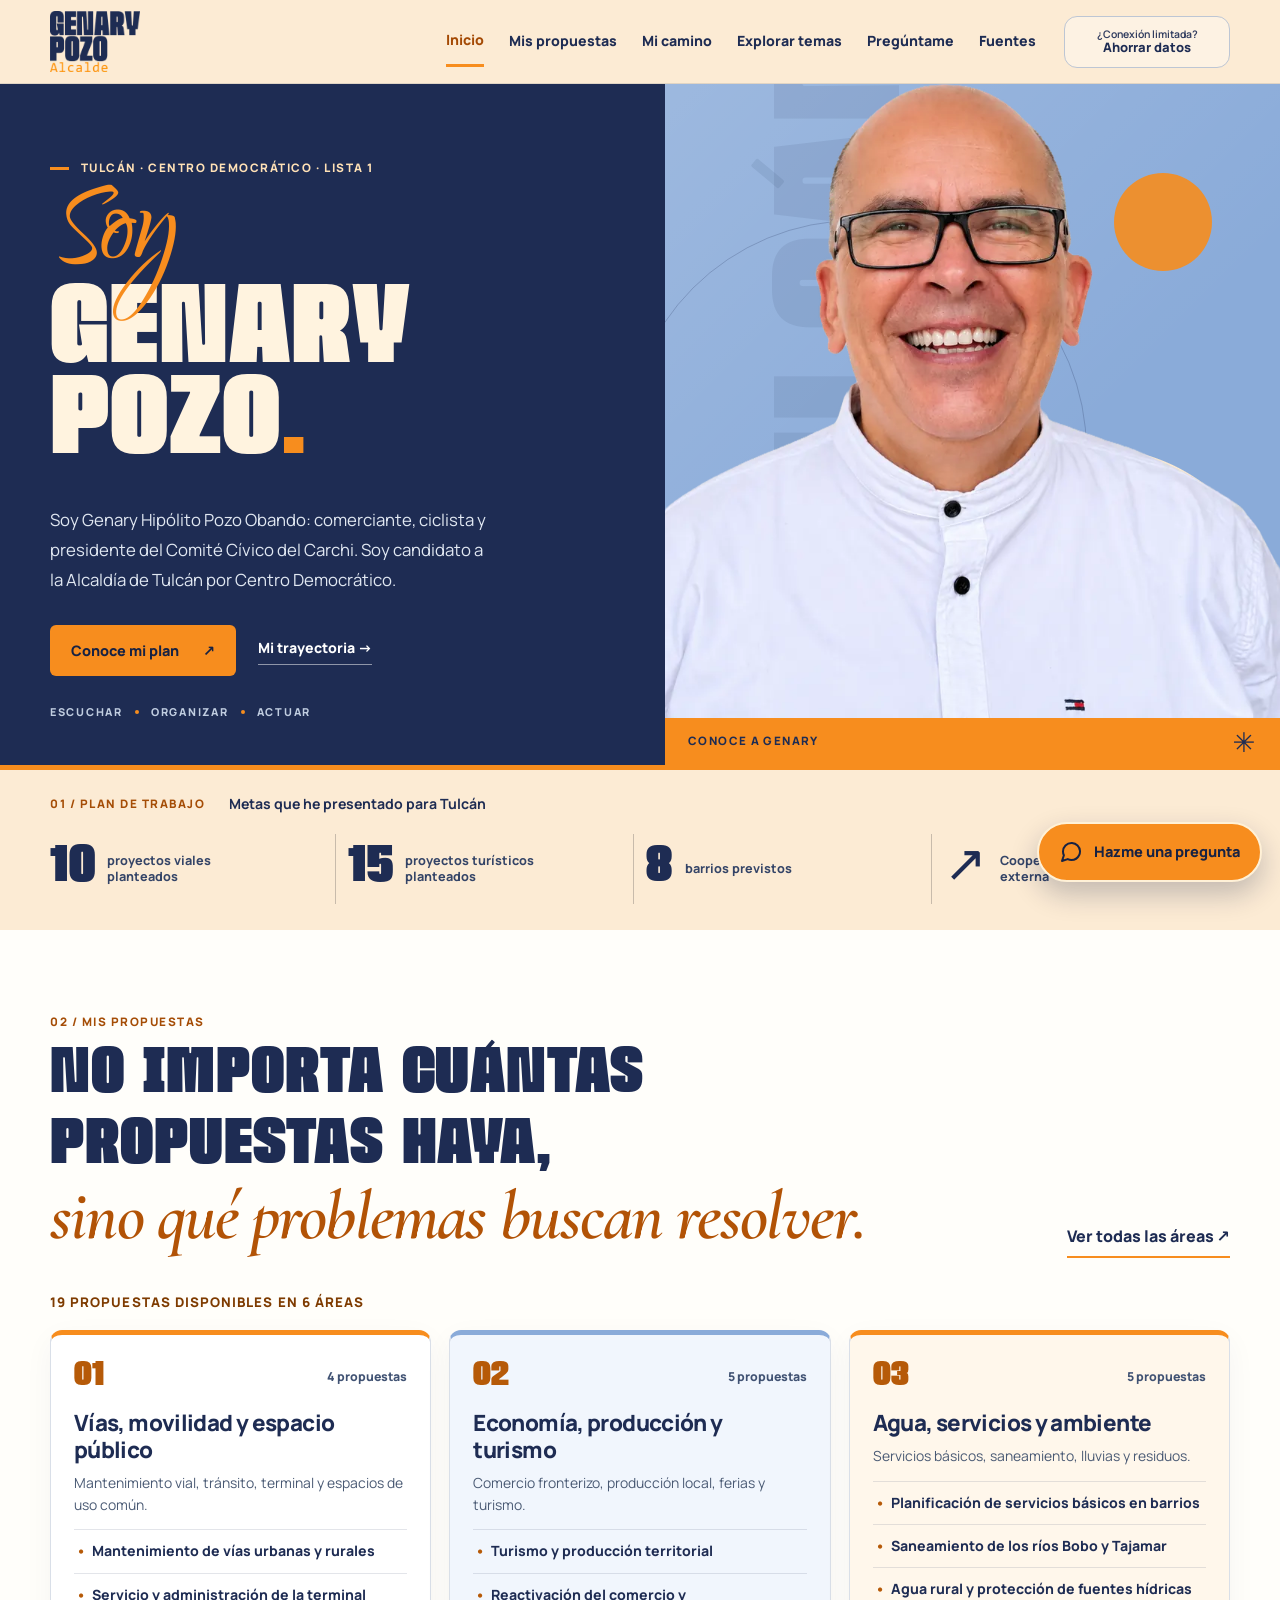
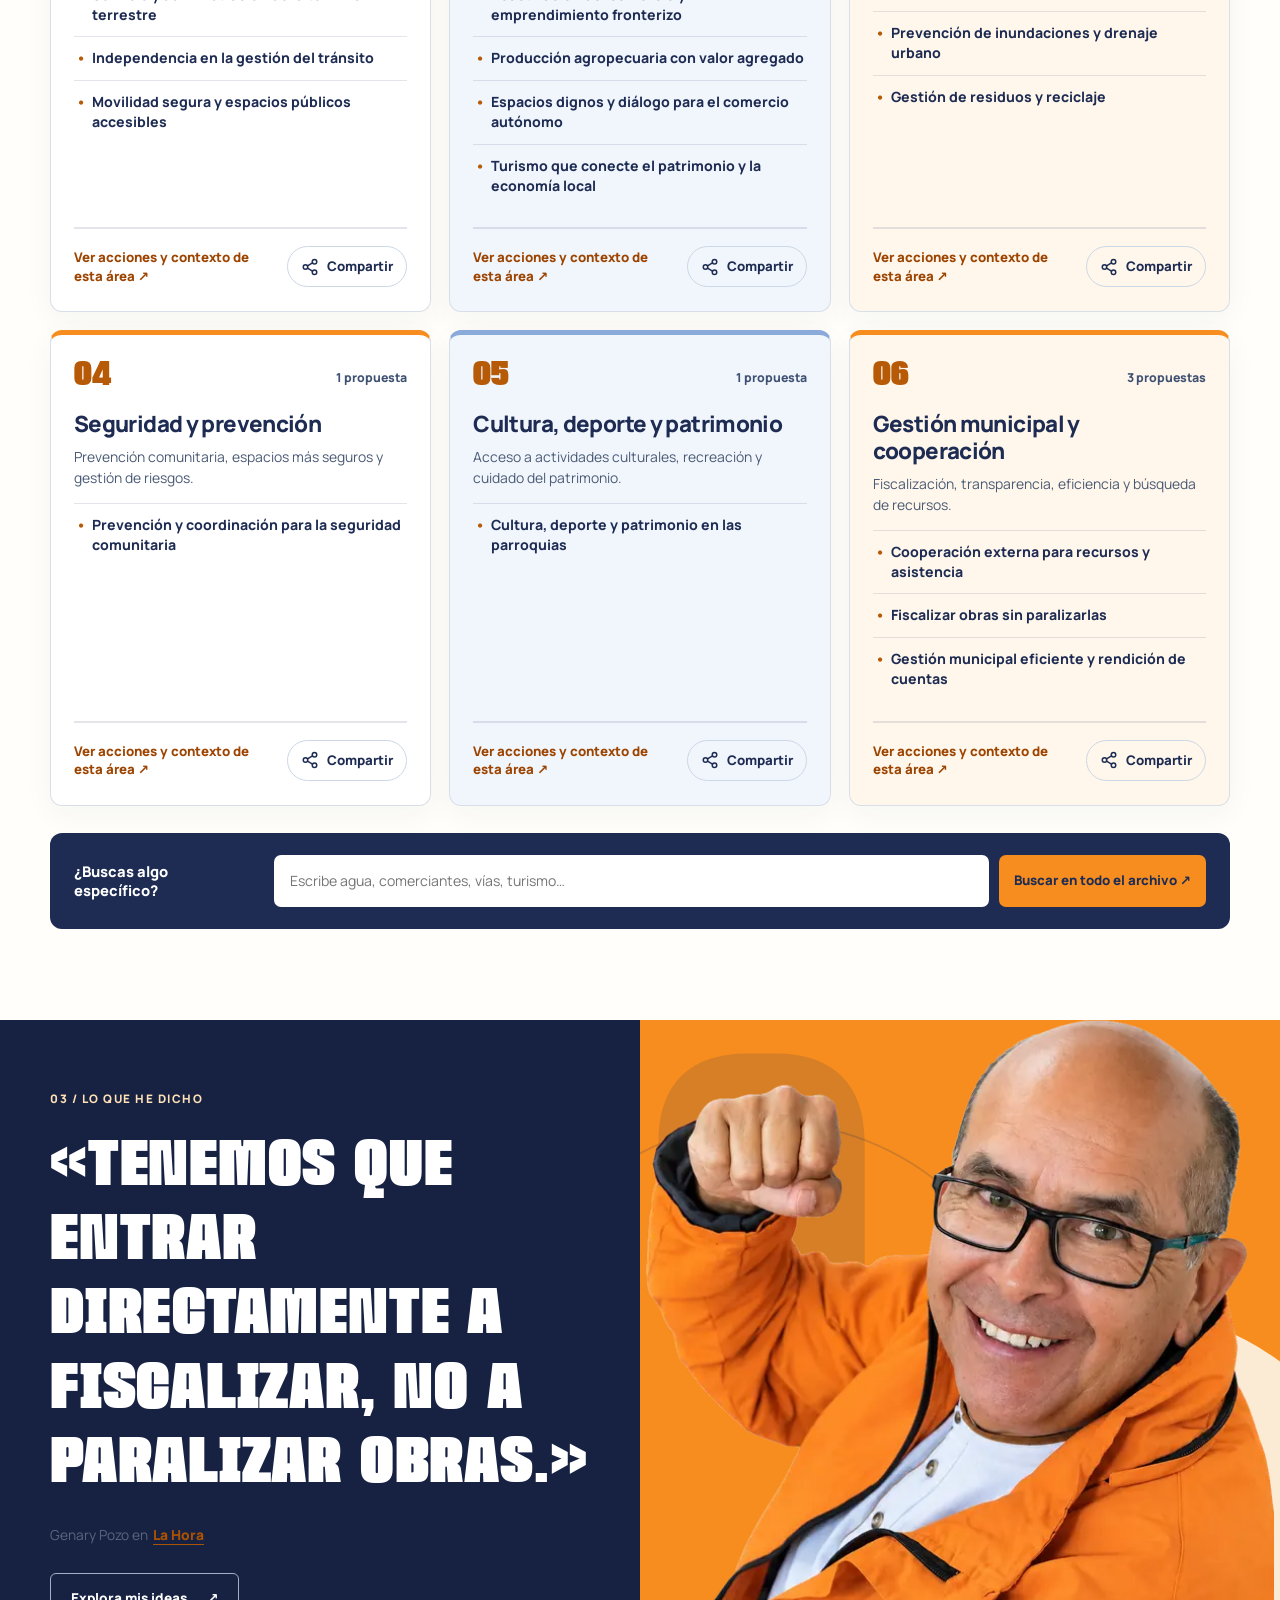
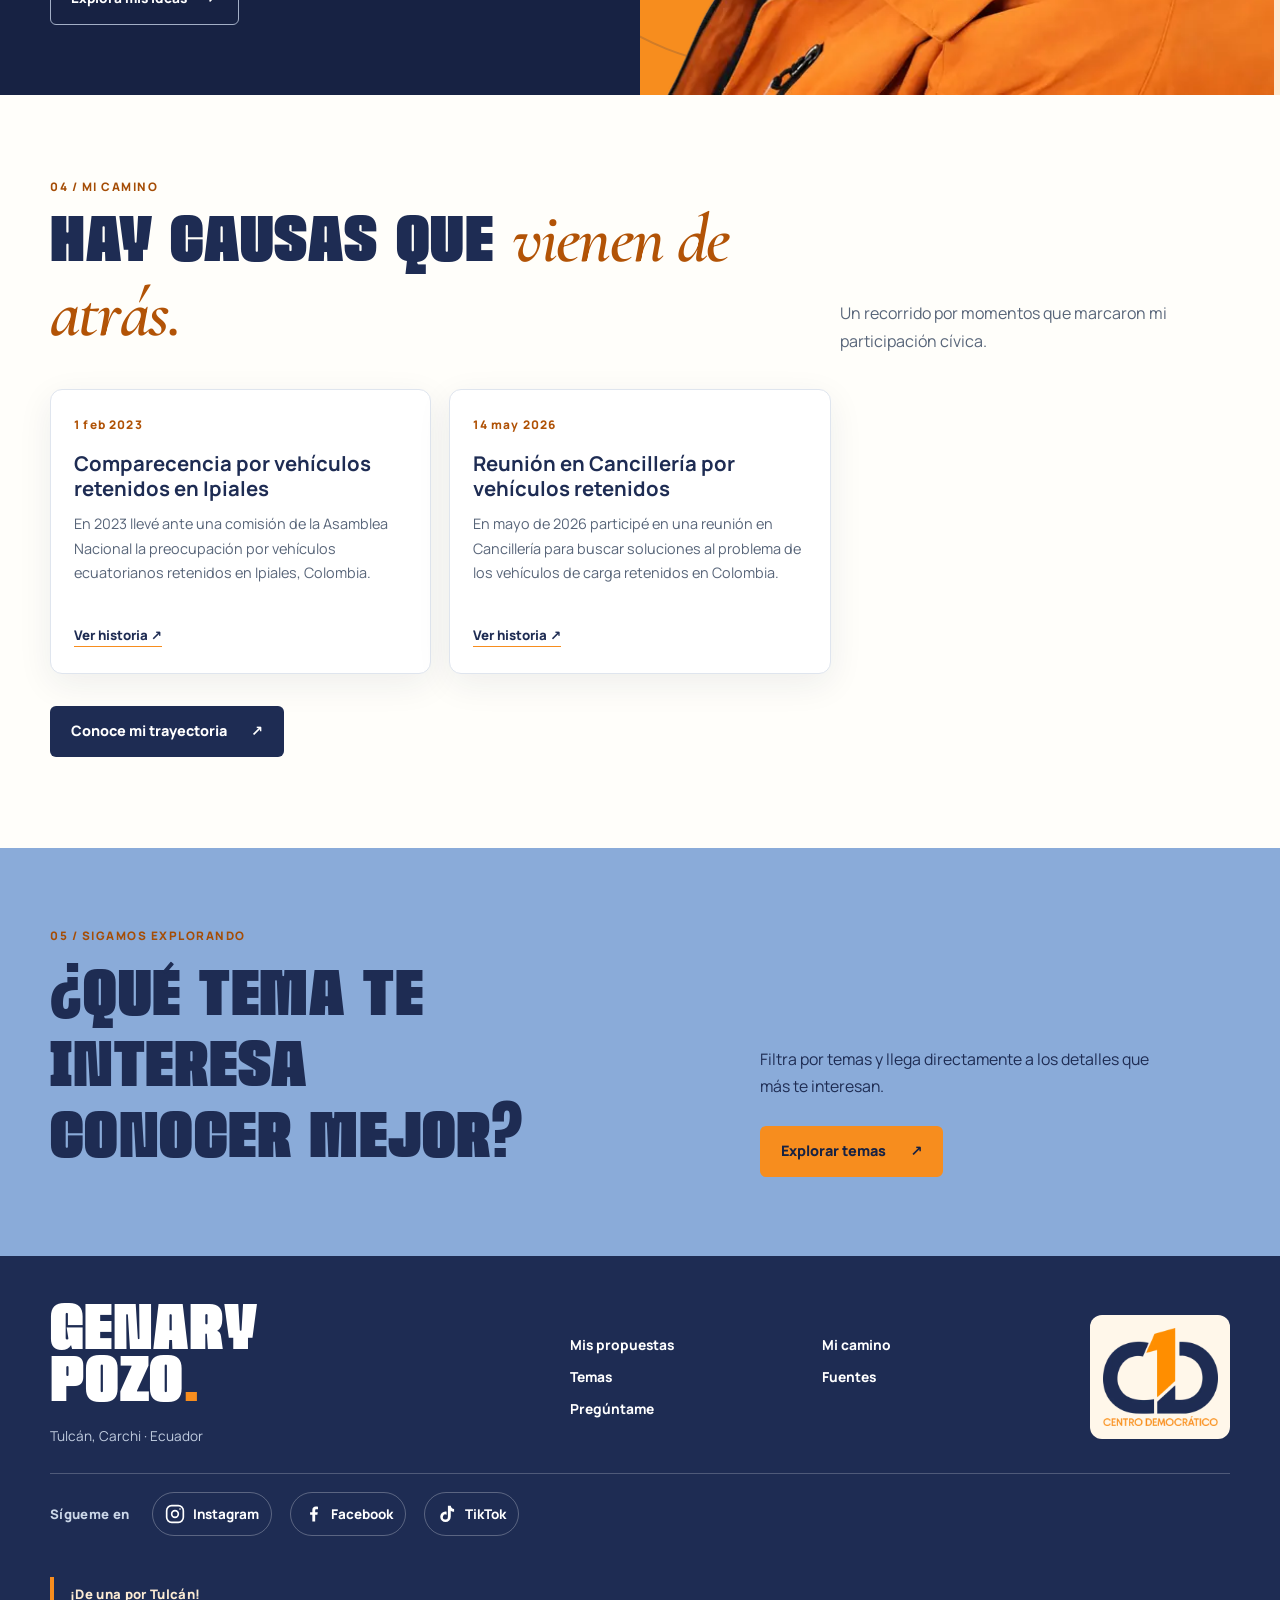
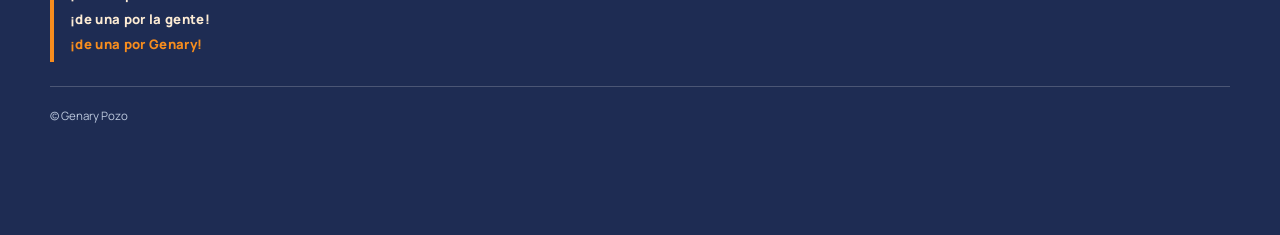
<file: index.html>
<!DOCTYPE html>

<html lang="es-EC">
<head>
<meta charset="utf-8"/><meta content="width=device-width,initial-scale=1" name="viewport"/>
<meta content="#1e2c53" name="theme-color"/>
<meta content="Conoce a Genary Pozo: lo que propone para Tulcán, su trayectoria cívica y las fuentes de sus planteamientos." name="description"/>
<meta content="website" property="og:type"/><meta content="Genary Pozo | Tulcán" property="og:title"/><meta content="Conoce mis propuestas, mi camino y las causas que he defendido." property="og:description"/><meta content="assets/genary-hero.webp" property="og:image"/>
<link rel="icon" href="assets/favicon.png?v=19" type="image/png" sizes="256x256"/><link rel="icon" href="assets/favicon-32.png?v=19" type="image/png" sizes="32x32"/><link rel="shortcut icon" href="favicon.ico?v=19" type="image/x-icon"/><link rel="apple-touch-icon" href="apple-touch-icon.png?v=19" sizes="180x180"/><link as="image" href="assets/genary-hero.webp" rel="preload" type="image/webp"/>
<link href="https://fonts.googleapis.com" rel="preconnect"/><link crossorigin="" href="https://fonts.gstatic.com" rel="preconnect"/>
<link href="https://fonts.googleapis.com/css2?family=Anton&amp;family=Cormorant+Garamond:ital,wght@0,500;0,600;1,500;1,600&amp;family=Manrope:wght@400;500;600;700;800&amp;family=Qwigley&amp;display=swap" rel="stylesheet"/>
<link href="styles.css?v=24" rel="stylesheet"/><script defer="" src="app.js?v=24"></script><title>Genary Pozo | Tulcán</title>
</head>
<body data-page="inicio">
<a class="skip" href="#contenido">Saltar al contenido</a>
<header class="site-header"><div class="container nav-row">
<a aria-label="Genary Pozo, ir al inicio" class="logo-link" href="index.html"><img alt="Genary Pozo Alcalde" height="66" src="assets/logo-alcalde.webp" width="95"/></a>
<button aria-controls="nav-links" aria-expanded="false" aria-label="Abrir menú" class="nav-toggle" id="nav-toggle" type="button"><span></span><span></span><span></span></button>
<nav aria-label="Menú principal" class="nav-links" id="nav-links"><a aria-current="page" class="active" href="index.html">Inicio</a><a href="propuestas.html">Mis propuestas</a><a href="trayectoria.html">Mi camino</a><a href="explorar.html">Explorar temas</a><a href="preguntas.html">Pregúntame</a><a href="fuentes.html">Fuentes</a></nav>
<div class="data-control"><button aria-pressed="false" class="data-toggle" id="data-toggle" title="Reducir imágenes decorativas" type="button"><span aria-hidden="true" class="data-icon">◉</span><span aria-hidden="true" class="data-hint">¿Conexión limitada?</span><span aria-hidden="true" class="data-label">Ahorrar datos</span></button></div>
</div></header>
<main id="contenido">
<section class="hero"><div class="container hero-layout">
<div class="hero-copy">
<div class="eyebrow light"><span aria-hidden="true" class="mark"></span> TULCÁN · CENTRO DEMOCRÁTICO · LISTA 1</div>
<h1><span class="h1-small">Soy</span><span class="h1-main">GENARY<br/><b>POZO<span class="dot">.</span></b></span></h1>
<p class="hero-intro" id="hero-intro"></p>
<div class="hero-actions"><a class="btn btn-orange" href="propuestas.html">Conoce mi plan <span aria-hidden="true">↗</span></a><a class="hero-second" href="trayectoria.html">Mi trayectoria <span aria-hidden="true">→</span></a></div>
<p class="hero-foot">Escuchar <i></i> Organizar <i></i> Actuar</p>
</div>
<div aria-label="Retrato de Genary Pozo" class="hero-art">
<span aria-hidden="true" class="back-word">TULCÁN</span><div aria-hidden="true" class="hero-sun"></div>
<img alt="Genary Pozo, sonriendo con camisa blanca" class="hero-person" fetchpriority="high" height="1130" src="assets/genary-hero.webp" width="820"/>
<div class="hero-art-bottom"><span>CONOCE A GENARY</span><span aria-hidden="true">✳</span></div>
</div>
</div></section>
<section class="numbers" id="metas"><div class="container"><div class="numbers-header"><span class="mini-index">01 / PLAN DE TRABAJO</span><p>Metas que he presentado para Tulcán</p></div><div class="number-list" id="number-list"></div></div></section>
<section class="home-section proposals-preview" id="plan"><div class="container"><div class="section-head"><div><p class="mini-index">02 / MIS PROPUESTAS</p><h2>No importa cuántas propuestas haya,<br/><span>sino qué problemas buscan resolver.</span></h2></div><a class="text-link" href="propuestas.html">Ver todas las áreas <span aria-hidden="true">↗</span></a></div><div class="proposal-count-line" id="proposals-live-count" aria-live="polite"></div>
<div class="featured-grid areas-home" id="featured-plan"></div>
<form action="explorar.html" class="inline-search" method="get" role="search"><label for="home-search">¿Buscas algo específico?</label><div><input id="home-search" name="q" type="search" placeholder="Escribe agua, comerciantes, vías, turismo…"/><button type="submit">Buscar en todo el archivo ↗</button></div></form></div></section>
<section class="quote-band"><div class="container quote-grid"><div><p class="mini-index light-index">03 / LO QUE HE DICHO</p><blockquote id="home-quote"> </blockquote><div class="source-compact" id="home-quote-source"></div><a class="outline-link" href="explorar.html">Explora mis ideas <span aria-hidden="true">↗</span></a></div><div class="quote-visual"><div class="quote-portrait"><img alt="Genary Pozo con chaqueta naranja" class="optional-img" data-src="assets/genary-cercano.webp" height="666" loading="lazy" width="620"/></div>
<div aria-hidden="true" class="profile-design quote-design">
<div class="profile-design-orbit"></div>
<p class="profile-design-kicker">TULCÁN · CARCHI</p>
<strong>GENARY<br/>POZO<span>.</span></strong>
<span class="profile-design-footer">ESCUCHAR · ORGANIZAR · ACTUAR</span>
</div>
<span aria-hidden="true" class="big-g">G.</span></div></div></section>
<section class="home-section road-section" id="mi-camino"><div class="container"><div class="section-head"><div><p class="mini-index">04 / MI CAMINO</p><h2>Hay causas que <span>vienen de atrás.</span></h2></div><p class="section-explainer">Un recorrido por momentos que marcaron mi participación cívica.</p></div><div class="moments" id="home-timeline"></div><a class="btn btn-navy" href="trayectoria.html">Conoce mi trayectoria <span aria-hidden="true">↗</span></a></div></section>
<section class="footer-invite"><div class="container footer-invite-layout"><div><p class="mini-index">05 / SIGAMOS EXPLORANDO</p><h2>¿Qué tema te interesa<br/>conocer mejor?</h2></div><div><p>Filtra por temas y llega directamente a los detalles que más te interesan.</p><a class="btn btn-orange" href="explorar.html">Explorar temas <span aria-hidden="true">↗</span></a></div></div></section>
</main>
<footer class="site-footer"><div class="container footer-main"><div class="footer-brand"><span>GENARY<br/>POZO<span class="dot">.</span></span><p>Tulcán, Carchi · Ecuador</p></div><div class="footer-nav"><a href="propuestas.html">Mis propuestas</a><a href="trayectoria.html">Mi camino</a><a href="explorar.html">Temas</a><a href="fuentes.html">Fuentes</a><a href="preguntas.html">Pregúntame</a></div><div class="footer-party"><img alt="Centro Democrático, lista 1" height="90" loading="lazy" src="assets/logo-centro-democratico.webp" width="115"/></div><div aria-label="Redes sociales de Genary Pozo" class="footer-socials">
<span class="footer-social-label">Sígueme en</span>
<a aria-label="Instagram de Genary Pozo (abre en otra pestaña)" href="https://www.instagram.com/genarypozo/" rel="noopener noreferrer" target="_blank"><svg aria-hidden="true" fill="none" height="20" stroke="currentColor" stroke-linecap="round" stroke-linejoin="round" stroke-width="2" viewbox="0 0 24 24" width="20"><rect height="20" rx="6" width="20" x="2" y="2"></rect><circle cx="12" cy="12" r="4"></circle><circle cx="18" cy="6" fill="currentColor" r="1" stroke="none"></circle></svg><span>Instagram</span></a>
<a aria-label="Facebook de Genary Pozo (abre en otra pestaña)" href="https://www.facebook.com/profile.php?id=100063680343595" rel="noopener noreferrer" target="_blank"><svg aria-hidden="true" fill="currentColor" height="20" viewbox="0 0 24 24" width="20"><path d="M14.6 21v-8h2.7l.4-3.2h-3.1V7.7c0-.9.2-1.5 1.6-1.5H18V3.3C17.7 3.2 16.6 3 15.4 3 12.8 3 11.2 4.5 11.2 7.2v2.6H8.5V13h2.7v8h3.4Z"></path></svg><span>Facebook</span></a>
<a aria-label="TikTok de Genary Pozo (abre en otra pestaña)" href="https://www.tiktok.com/@genarypozobando" rel="noopener noreferrer" target="_blank"><svg aria-hidden="true" fill="currentColor" height="20" viewbox="0 0 24 24" width="20"><path d="M16.5 2c.3 2.3 1.8 3.7 4 3.9v3.5c-1.6 0-3-.4-4-1.3v7.2a6.3 6.3 0 1 1-6.3-6.3c.4 0 .9.1 1.3.2v3.7a3 3 0 1 0 1.6 2.6V2h3.4Z"></path></svg><span>TikTok</span></a>
</div></div><div class="container footer-slogan"><p><span>¡De una por Tulcán!</span><span>¡de una por la gente!</span><span>¡de una por Genary!</span></p></div><div class="container footer-bottom"><span>© Genary Pozo</span></div></footer>
<noscript><p class="noscript">Activa JavaScript para consultar las propuestas, trayectoria y referencias desde los datos públicos.</p></noscript>
<a aria-label="Hazme una pregunta. Ir a Pregúntame" class="ask-float" href="preguntas.html"><svg aria-hidden="true" fill="none" height="24" stroke="currentColor" stroke-linecap="round" stroke-linejoin="round" stroke-width="2" viewbox="0 0 24 24" width="24"><path d="M21 11.5a8.4 8.4 0 0 1-.9 3.8A8.5 8.5 0 0 1 12.5 20a8.4 8.4 0 0 1-3.8-.9L3 21l1.9-5.7a8.4 8.4 0 0 1-.9-3.8A8.5 8.5 0 0 1 12.5 3h.5A8.5 8.5 0 0 1 21 11v.5Z"></path></svg><span>Hazme una pregunta</span></a></body></html>
</file>
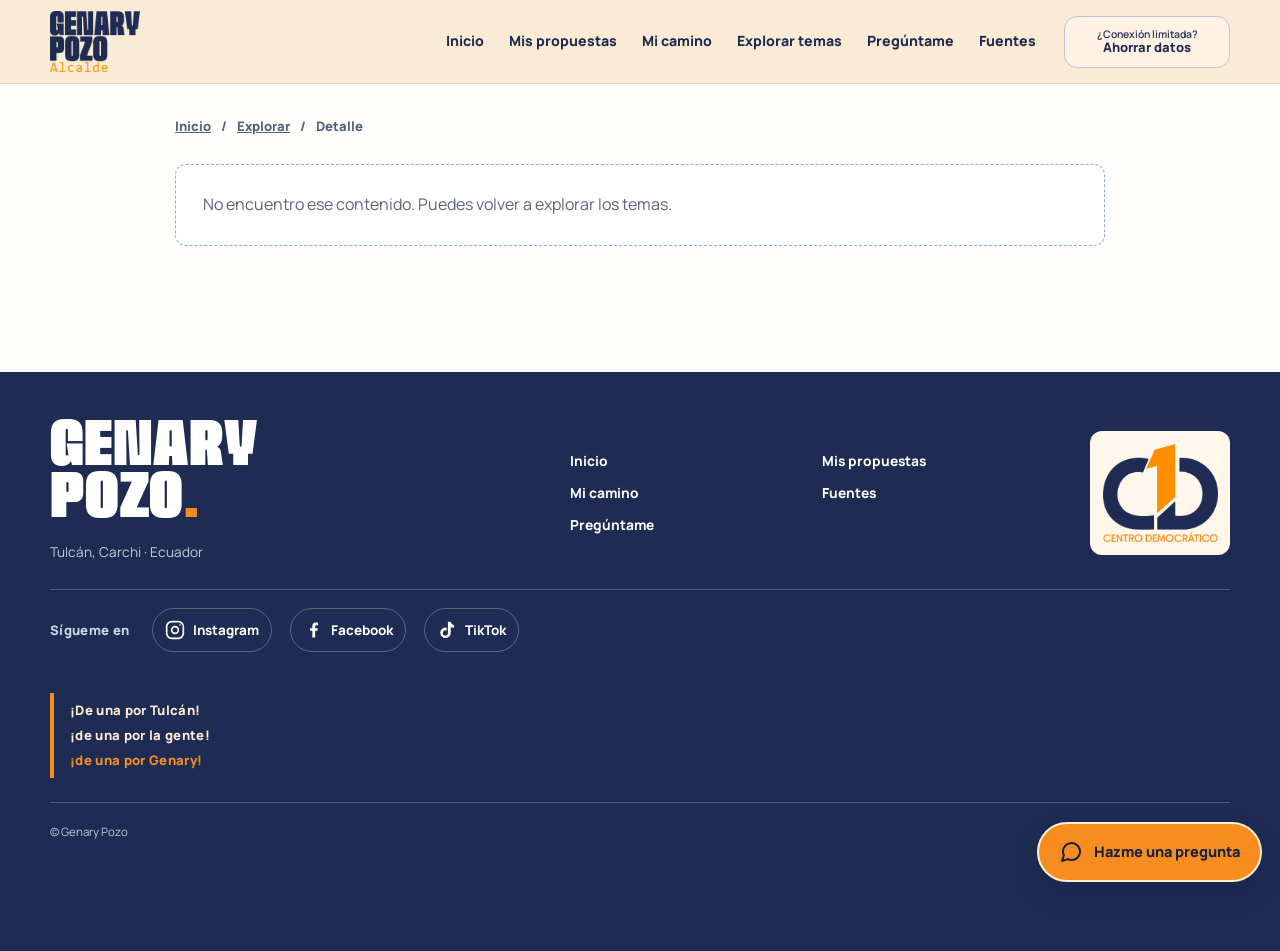
<file: detalle.html>
<!DOCTYPE html>
<html lang="es-EC"><head><meta charset="utf-8"/><meta content="width=device-width,initial-scale=1" name="viewport"/><meta content="#1e2c53" name="theme-color"/><meta content="Detalle de una idea o una propuesta de Genary Pozo con sus fuentes." name="description"/><link rel="icon" href="assets/favicon.png?v=19" type="image/png" sizes="256x256"/><link rel="icon" href="assets/favicon-32.png?v=19" type="image/png" sizes="32x32"/><link rel="shortcut icon" href="favicon.ico?v=19" type="image/x-icon"/><link rel="apple-touch-icon" href="apple-touch-icon.png?v=19" sizes="180x180"/><link href="https://fonts.googleapis.com" rel="preconnect"/><link crossorigin="" href="https://fonts.gstatic.com" rel="preconnect"/>
<link href="https://fonts.googleapis.com/css2?family=Anton&amp;family=Cormorant+Garamond:ital,wght@0,500;0,600;1,500;1,600&amp;family=Manrope:wght@400;500;600;700;800&amp;family=Qwigley&amp;display=swap" rel="stylesheet"/>
<link href="styles.css?v=24" rel="stylesheet"/><script defer="" src="app.js?v=24"></script><title>Conoce el detalle | Genary Pozo</title></head><body data-page="detalle">
<a class="skip" href="#contenido">Saltar al contenido</a><header class="site-header"><div class="container nav-row"><a class="logo-link" href="index.html"><img alt="Genary Pozo Alcalde" height="66" src="assets/logo-alcalde.webp" width="95"/></a><button aria-controls="nav-links" aria-expanded="false" aria-label="Abrir menú" class="nav-toggle" id="nav-toggle" type="button"><span></span><span></span><span></span></button><nav aria-label="Menú principal" class="nav-links" id="nav-links"><a href="index.html">Inicio</a><a href="propuestas.html">Mis propuestas</a><a href="trayectoria.html">Mi camino</a><a href="explorar.html">Explorar temas</a><a href="preguntas.html">Pregúntame</a><a href="fuentes.html">Fuentes</a></nav><div class="data-control"><button aria-pressed="false" class="data-toggle" id="data-toggle" type="button"><span aria-hidden="true" class="data-icon">◉</span><span aria-hidden="true" class="data-hint">¿Conexión limitada?</span><span aria-hidden="true" class="data-label">Ahorrar datos</span></button></div></div></header>
<main id="contenido"><div class="container detail-shell"><nav aria-label="Ruta" class="breadcrumbs"><a href="index.html">Inicio</a><span aria-hidden="true">/</span><a href="explorar.html">Explorar</a><span aria-hidden="true">/</span><span>Detalle</span></nav><article id="detail-article"><div class="loading-card">Cargando información…</div></article><div class="related" id="related"></div></div></main>
<footer class="site-footer"><div class="container footer-main"><div class="footer-brand"><span>GENARY<br/>POZO<span class="dot">.</span></span><p>Tulcán, Carchi · Ecuador</p></div><div class="footer-nav"><a href="index.html">Inicio</a><a href="propuestas.html">Mis propuestas</a><a href="trayectoria.html">Mi camino</a><a href="fuentes.html">Fuentes</a><a href="preguntas.html">Pregúntame</a></div><div class="footer-party"><img alt="Centro Democrático, lista 1" height="90" loading="lazy" src="assets/logo-centro-democratico.webp" width="115"/></div><div aria-label="Redes sociales de Genary Pozo" class="footer-socials">
<span class="footer-social-label">Sígueme en</span>
<a aria-label="Instagram de Genary Pozo (abre en otra pestaña)" href="https://www.instagram.com/genarypozo/" rel="noopener noreferrer" target="_blank"><svg aria-hidden="true" fill="none" height="20" stroke="currentColor" stroke-linecap="round" stroke-linejoin="round" stroke-width="2" viewbox="0 0 24 24" width="20"><rect height="20" rx="6" width="20" x="2" y="2"></rect><circle cx="12" cy="12" r="4"></circle><circle cx="18" cy="6" fill="currentColor" r="1" stroke="none"></circle></svg><span>Instagram</span></a>
<a aria-label="Facebook de Genary Pozo (abre en otra pestaña)" href="https://www.facebook.com/profile.php?id=100063680343595" rel="noopener noreferrer" target="_blank"><svg aria-hidden="true" fill="currentColor" height="20" viewbox="0 0 24 24" width="20"><path d="M14.6 21v-8h2.7l.4-3.2h-3.1V7.7c0-.9.2-1.5 1.6-1.5H18V3.3C17.7 3.2 16.6 3 15.4 3 12.8 3 11.2 4.5 11.2 7.2v2.6H8.5V13h2.7v8h3.4Z"></path></svg><span>Facebook</span></a>
<a aria-label="TikTok de Genary Pozo (abre en otra pestaña)" href="https://www.tiktok.com/@genarypozobando" rel="noopener noreferrer" target="_blank"><svg aria-hidden="true" fill="currentColor" height="20" viewbox="0 0 24 24" width="20"><path d="M16.5 2c.3 2.3 1.8 3.7 4 3.9v3.5c-1.6 0-3-.4-4-1.3v7.2a6.3 6.3 0 1 1-6.3-6.3c.4 0 .9.1 1.3.2v3.7a3 3 0 1 0 1.6 2.6V2h3.4Z"></path></svg><span>TikTok</span></a>
</div></div><div class="container footer-slogan"><p><span>¡De una por Tulcán!</span><span>¡de una por la gente!</span><span>¡de una por Genary!</span></p></div><div class="container footer-bottom"><span>© Genary Pozo</span></div></footer><noscript><p class="noscript">Activa JavaScript para ver los detalles.</p></noscript><a aria-label="Hazme una pregunta. Ir a Pregúntame" class="ask-float" href="preguntas.html"><svg aria-hidden="true" fill="none" height="24" stroke="currentColor" stroke-linecap="round" stroke-linejoin="round" stroke-width="2" viewbox="0 0 24 24" width="24"><path d="M21 11.5a8.4 8.4 0 0 1-.9 3.8A8.5 8.5 0 0 1 12.5 20a8.4 8.4 0 0 1-3.8-.9L3 21l1.9-5.7a8.4 8.4 0 0 1-.9-3.8A8.5 8.5 0 0 1 12.5 3h.5A8.5 8.5 0 0 1 21 11v.5Z"></path></svg><span>Hazme una pregunta</span></a></body></html>
</file>
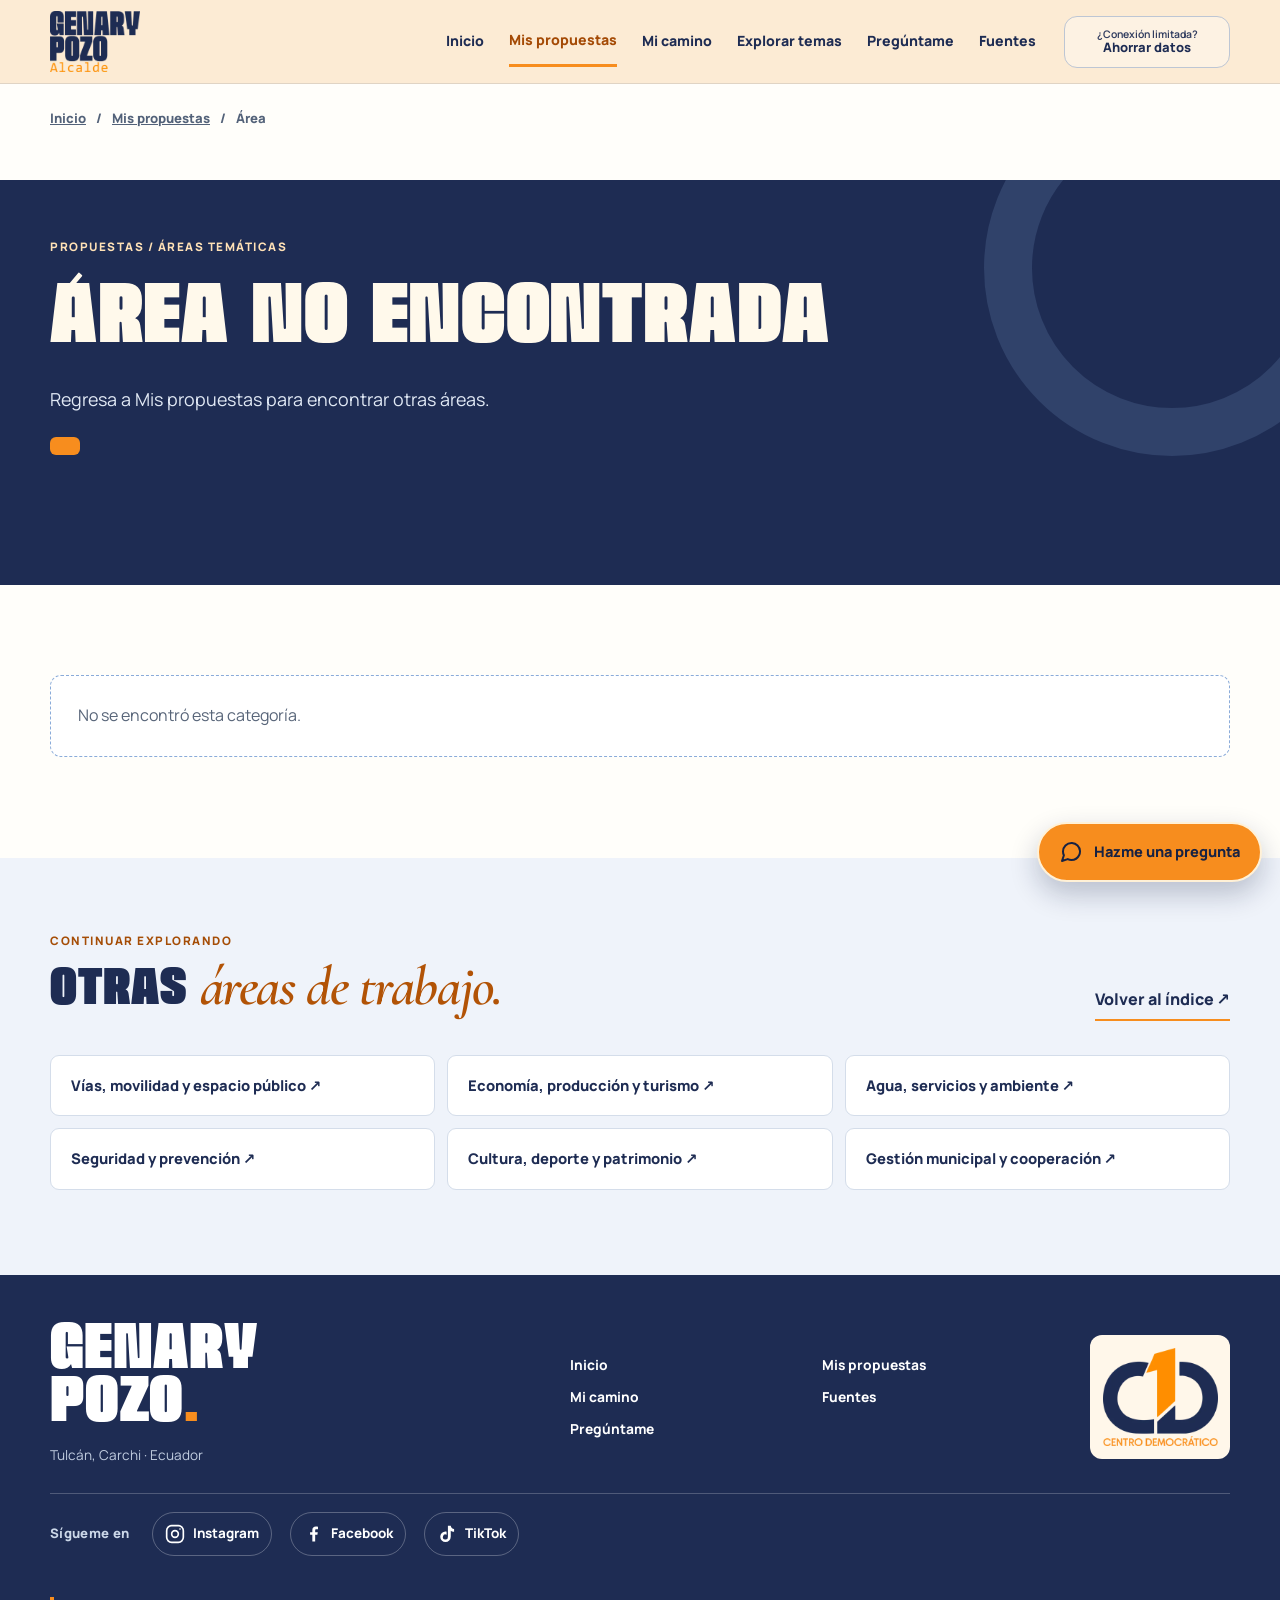
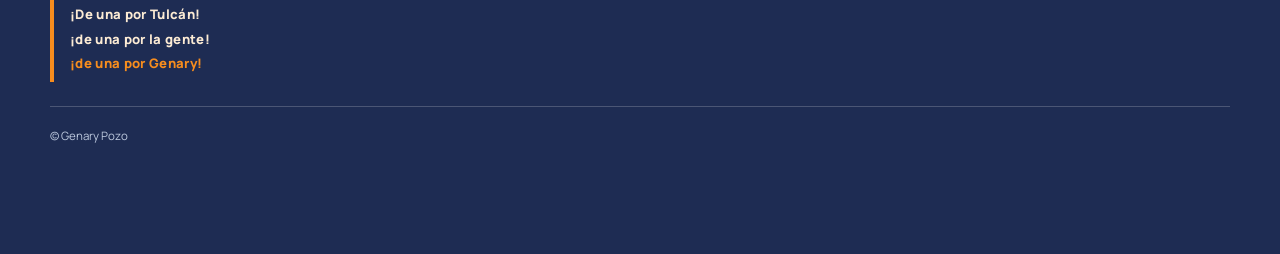
<file: eje.html>
<!DOCTYPE html>

<html lang="es-EC"><head><meta charset="utf-8"/><meta content="width=device-width,initial-scale=1" name="viewport"/><meta content="#1e2c53" name="theme-color"/><meta content="Detalle de una idea o una propuesta de Genary Pozo con sus fuentes." name="description"/><link href="assets/favicon.png?v=19" rel="icon" sizes="256x256" type="image/png"/><link href="assets/favicon-32.png?v=19" rel="icon" sizes="32x32" type="image/png"/><link href="favicon.ico?v=19" rel="shortcut icon" type="image/x-icon"/><link href="apple-touch-icon.png?v=19" rel="apple-touch-icon" sizes="180x180"/><link href="https://fonts.googleapis.com" rel="preconnect"/><link crossorigin="" href="https://fonts.gstatic.com" rel="preconnect"/>
<link href="https://fonts.googleapis.com/css2?family=Anton&amp;family=Cormorant+Garamond:ital,wght@0,500;0,600;1,500;1,600&amp;family=Manrope:wght@400;500;600;700;800&amp;family=Qwigley&amp;display=swap" rel="stylesheet"/>
<link href="styles.css?v=24" rel="stylesheet"/><script defer="" src="app.js?v=24"></script><title>Áreas de propuestas | Genary Pozo</title></head><body data-page="eje">
<a class="skip" href="#contenido">Saltar al contenido</a><header class="site-header"><div class="container nav-row"><a class="logo-link" href="index.html"><img alt="Genary Pozo Alcalde" height="66" src="assets/logo-alcalde.webp" width="95"/></a><button aria-controls="nav-links" aria-expanded="false" aria-label="Abrir menú" class="nav-toggle" id="nav-toggle" type="button"><span></span><span></span><span></span></button><nav aria-label="Menú principal" class="nav-links" id="nav-links"><a href="index.html">Inicio</a><a aria-current="page" class="active" href="propuestas.html">Mis propuestas</a><a href="trayectoria.html">Mi camino</a><a href="explorar.html">Explorar temas</a><a href="preguntas.html">Pregúntame</a><a href="fuentes.html">Fuentes</a></nav><div class="data-control"><button aria-pressed="false" class="data-toggle" id="data-toggle" type="button"><span aria-hidden="true" class="data-icon">◉</span><span aria-hidden="true" class="data-hint">¿Conexión limitada?</span><span aria-hidden="true" class="data-label">Ahorrar datos</span></button></div></div></header>
<main class="area-page" id="contenido">
<div class="container"><nav aria-label="Ruta de navegación" class="breadcrumbs area-breadcrumbs"><a href="index.html">Inicio</a><span aria-hidden="true">/</span><a href="propuestas.html">Mis propuestas</a><span aria-hidden="true">/</span><span id="area-crumb">Área</span></nav></div>
<section class="area-page-hero"><div class="container"><p class="mini-index light-index">PROPUESTAS / ÁREAS TEMÁTICAS</p><h1 id="area-heading">Conoce las propuestas</h1><p class="area-page-desc" id="area-description"></p><p class="area-page-counter" id="area-count"></p><div class="page-share-slot area-share-slot" id="area-share"></div></div></section>
<section class="page-section area-content"><div class="container"><div class="area-records" id="area-items"><p class="loading-card">Cargando propuestas…</p></div></div></section>
<section class="page-section tinted-section area-more"><div class="container"><div class="section-head"><div><p class="mini-index">CONTINUAR EXPLORANDO</p><h2>Otras <span>áreas de trabajo.</span></h2></div><a class="text-link" href="propuestas.html">Volver al índice ↗</a></div><nav aria-label="Otras áreas de propuestas" class="area-nav" id="area-other"></nav></div></section>
</main>
<footer class="site-footer"><div class="container footer-main"><div class="footer-brand"><span>GENARY<br/>POZO<span class="dot">.</span></span><p>Tulcán, Carchi · Ecuador</p></div><div class="footer-nav"><a href="index.html">Inicio</a><a href="propuestas.html">Mis propuestas</a><a href="trayectoria.html">Mi camino</a><a href="fuentes.html">Fuentes</a><a href="preguntas.html">Pregúntame</a></div><div class="footer-party"><img alt="Centro Democrático, lista 1" height="90" loading="lazy" src="assets/logo-centro-democratico.webp" width="115"/></div><div aria-label="Redes sociales de Genary Pozo" class="footer-socials">
<span class="footer-social-label">Sígueme en</span>
<a aria-label="Instagram de Genary Pozo (abre en otra pestaña)" href="https://www.instagram.com/genarypozo/" rel="noopener noreferrer" target="_blank"><svg aria-hidden="true" fill="none" height="20" stroke="currentColor" stroke-linecap="round" stroke-linejoin="round" stroke-width="2" viewbox="0 0 24 24" width="20"><rect height="20" rx="6" width="20" x="2" y="2"></rect><circle cx="12" cy="12" r="4"></circle><circle cx="18" cy="6" fill="currentColor" r="1" stroke="none"></circle></svg><span>Instagram</span></a>
<a aria-label="Facebook de Genary Pozo (abre en otra pestaña)" href="https://www.facebook.com/profile.php?id=100063680343595" rel="noopener noreferrer" target="_blank"><svg aria-hidden="true" fill="currentColor" height="20" viewbox="0 0 24 24" width="20"><path d="M14.6 21v-8h2.7l.4-3.2h-3.1V7.7c0-.9.2-1.5 1.6-1.5H18V3.3C17.7 3.2 16.6 3 15.4 3 12.8 3 11.2 4.5 11.2 7.2v2.6H8.5V13h2.7v8h3.4Z"></path></svg><span>Facebook</span></a>
<a aria-label="TikTok de Genary Pozo (abre en otra pestaña)" href="https://www.tiktok.com/@genarypozobando" rel="noopener noreferrer" target="_blank"><svg aria-hidden="true" fill="currentColor" height="20" viewbox="0 0 24 24" width="20"><path d="M16.5 2c.3 2.3 1.8 3.7 4 3.9v3.5c-1.6 0-3-.4-4-1.3v7.2a6.3 6.3 0 1 1-6.3-6.3c.4 0 .9.1 1.3.2v3.7a3 3 0 1 0 1.6 2.6V2h3.4Z"></path></svg><span>TikTok</span></a>
</div></div><div class="container footer-slogan"><p><span>¡De una por Tulcán!</span><span>¡de una por la gente!</span><span>¡de una por Genary!</span></p></div><div class="container footer-bottom"><span>© Genary Pozo</span></div></footer><noscript><p class="noscript">Activa JavaScript para ver los detalles.</p></noscript><a aria-label="Hazme una pregunta. Ir a Pregúntame" class="ask-float" href="preguntas.html"><svg aria-hidden="true" fill="none" height="24" stroke="currentColor" stroke-linecap="round" stroke-linejoin="round" stroke-width="2" viewbox="0 0 24 24" width="24"><path d="M21 11.5a8.4 8.4 0 0 1-.9 3.8A8.5 8.5 0 0 1 12.5 20a8.4 8.4 0 0 1-3.8-.9L3 21l1.9-5.7a8.4 8.4 0 0 1-.9-3.8A8.5 8.5 0 0 1 12.5 3h.5A8.5 8.5 0 0 1 21 11v.5Z"></path></svg><span>Hazme una pregunta</span></a></body></html>
</file>
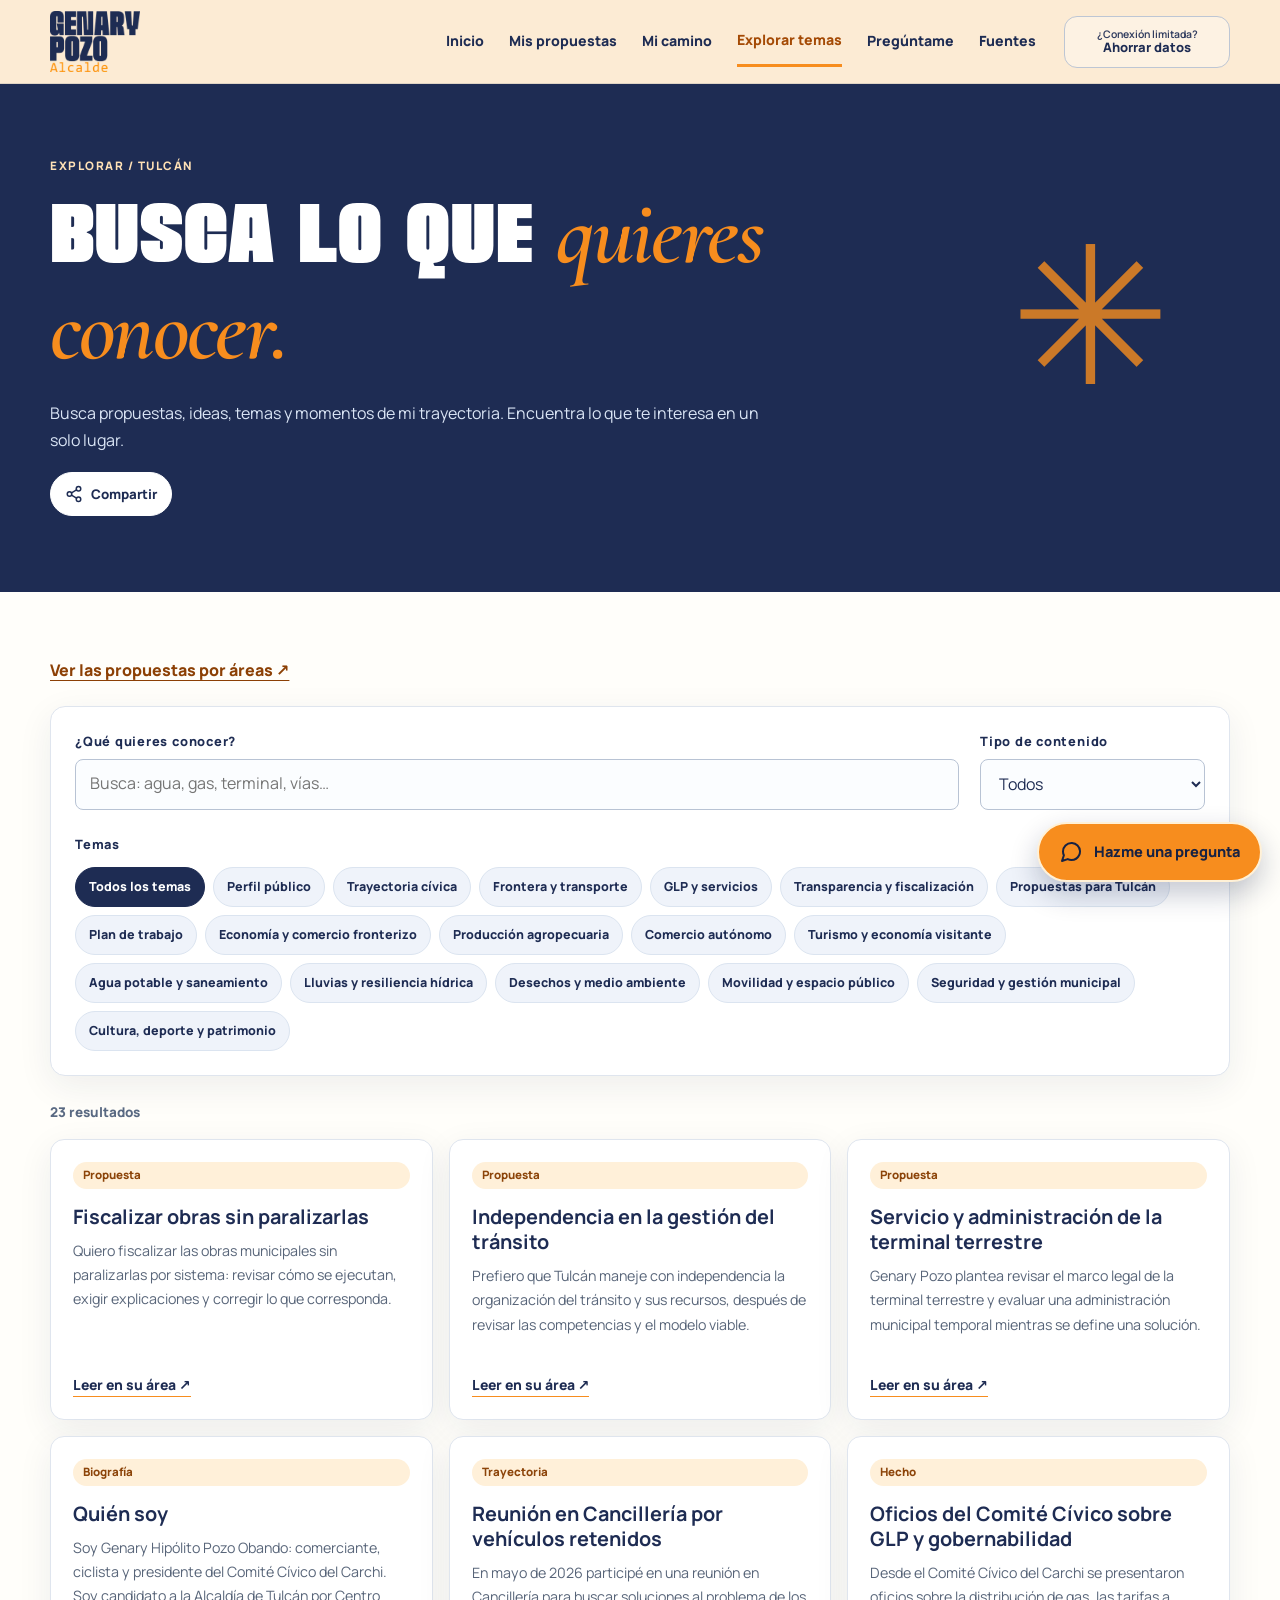
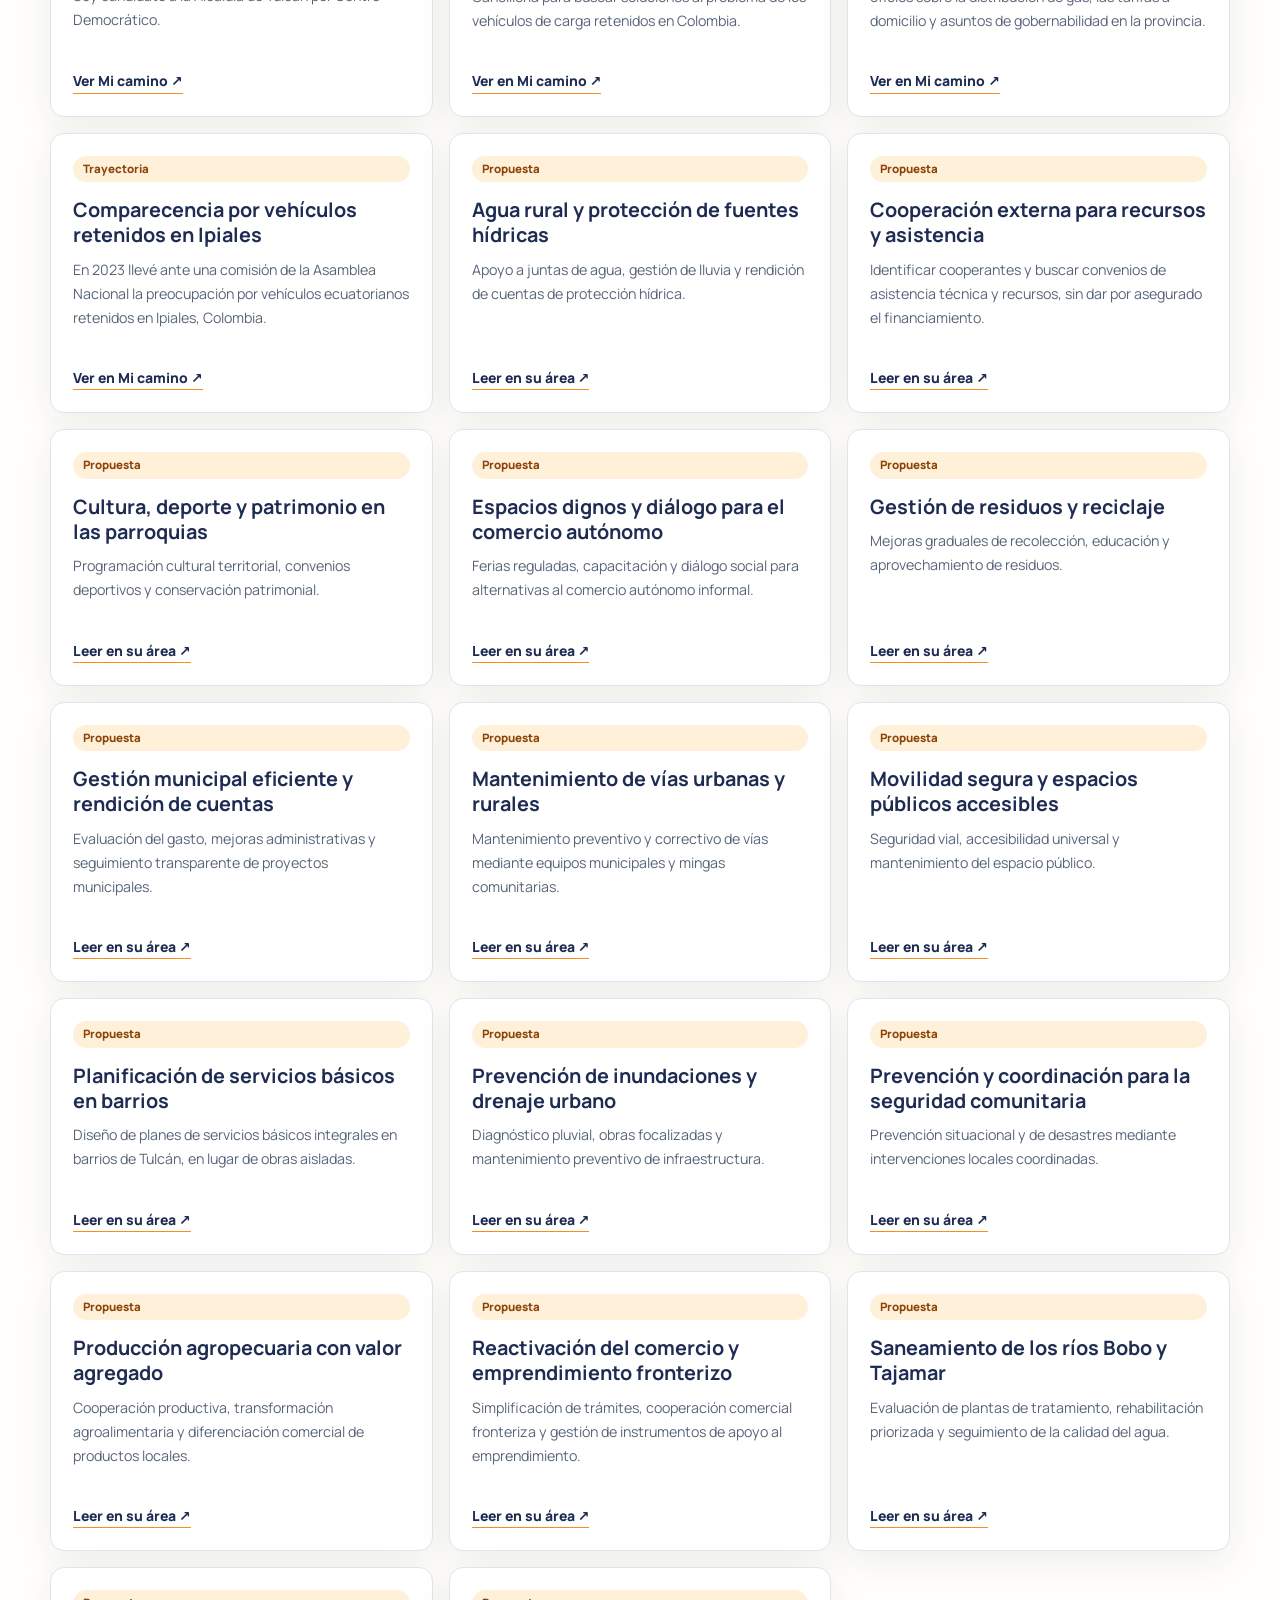
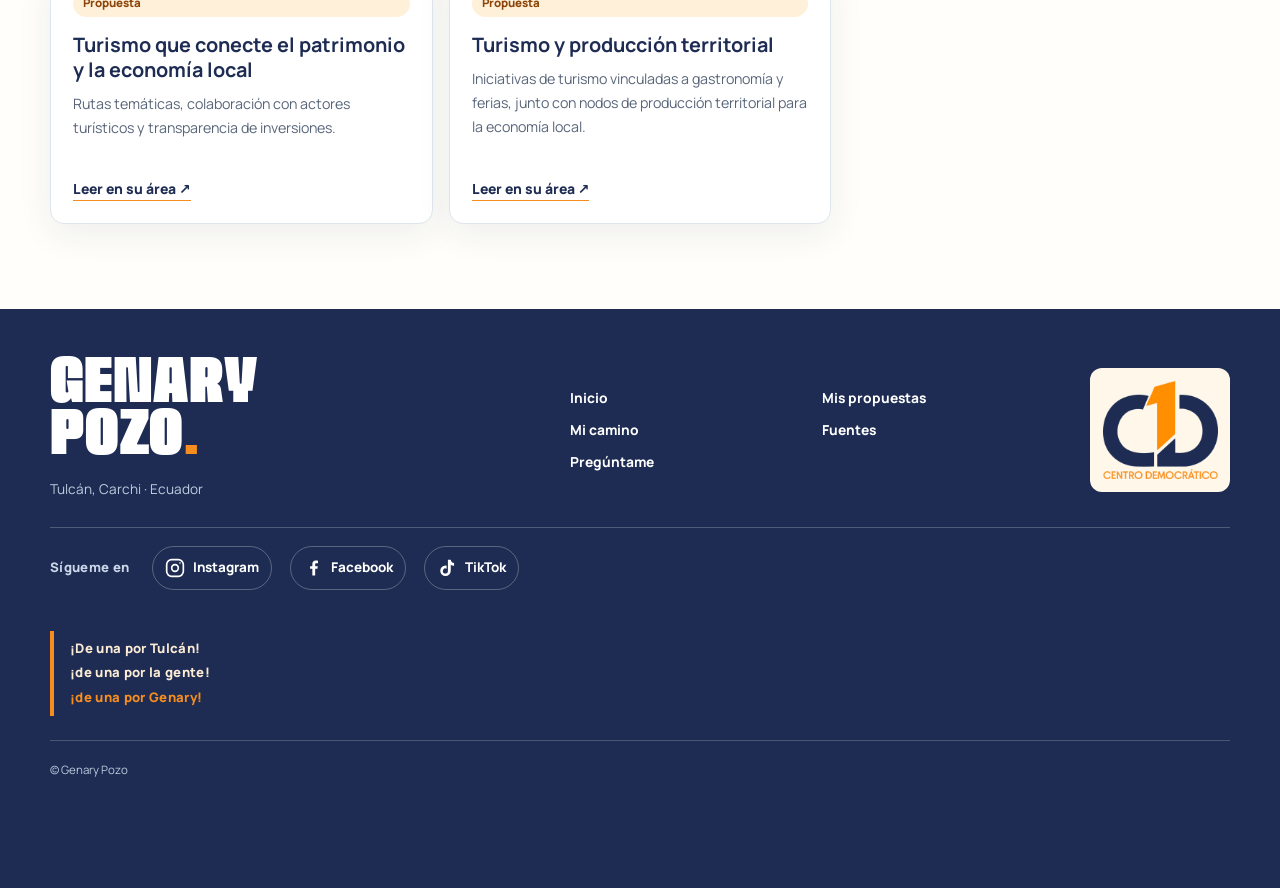
<file: explorar.html>
<!DOCTYPE html>

<html lang="es-EC"><head><meta charset="utf-8"/><meta content="width=device-width,initial-scale=1" name="viewport"/><meta content="#1e2c53" name="theme-color"/><meta content="Explora por temas las ideas, propuestas y hechos documentados de Genary Pozo." name="description"/><link href="assets/favicon.png?v=19" rel="icon" sizes="256x256" type="image/png"/><link href="assets/favicon-32.png?v=19" rel="icon" sizes="32x32" type="image/png"/><link href="favicon.ico?v=19" rel="shortcut icon" type="image/x-icon"/><link href="apple-touch-icon.png?v=19" rel="apple-touch-icon" sizes="180x180"/><link href="https://fonts.googleapis.com" rel="preconnect"/><link crossorigin="" href="https://fonts.gstatic.com" rel="preconnect"/>
<link href="https://fonts.googleapis.com/css2?family=Anton&amp;family=Cormorant+Garamond:ital,wght@0,500;0,600;1,500;1,600&amp;family=Manrope:wght@400;500;600;700;800&amp;family=Qwigley&amp;display=swap" rel="stylesheet"/>
<link href="styles.css?v=24" rel="stylesheet"/><script defer="" src="app.js?v=24"></script><title>Explorar temas | Genary Pozo</title></head><body data-page="explorar">
<a class="skip" href="#contenido">Saltar al contenido</a><header class="site-header"><div class="container nav-row"><a class="logo-link" href="index.html"><img alt="Genary Pozo Alcalde" height="66" src="assets/logo-alcalde.webp" width="95"/></a><button aria-controls="nav-links" aria-expanded="false" aria-label="Abrir menú" class="nav-toggle" id="nav-toggle" type="button"><span></span><span></span><span></span></button><nav aria-label="Menú principal" class="nav-links" id="nav-links"><a href="index.html">Inicio</a><a href="propuestas.html">Mis propuestas</a><a href="trayectoria.html">Mi camino</a><a aria-current="page" class="active" href="explorar.html">Explorar temas</a><a href="preguntas.html">Pregúntame</a><a href="fuentes.html">Fuentes</a></nav><div class="data-control"><button aria-pressed="false" class="data-toggle" id="data-toggle" type="button"><span aria-hidden="true" class="data-icon">◉</span><span aria-hidden="true" class="data-hint">¿Conexión limitada?</span><span aria-hidden="true" class="data-label">Ahorrar datos</span></button></div></div></header>
<main id="contenido"><section class="page-hero"><div class="container page-hero-layout"><div><p class="mini-index light-index">EXPLORAR / TULCÁN</p><h1>Busca lo que <em>quieres conocer.</em></h1><p>Busca propuestas, ideas, temas y momentos de mi trayectoria. Encuentra lo que te interesa en un solo lugar.</p><div class="page-share-slot " id="explore-share"></div></div><div aria-hidden="true" class="page-hero-ornament">✳</div></div></section><section class="page-section"><div class="container"><p class="search-page-link"><a href="propuestas.html">Ver las propuestas por áreas ↗</a></p><div class="filter-panel"><label class="search-label" for="search"><span>¿Qué quieres conocer?</span><input autocomplete="off" id="search" placeholder="Busca: agua, gas, terminal, vías…" type="search"/></label><label class="kind-label" for="type-filter"><span>Tipo de contenido</span><select id="type-filter"><option value="">Todos</option></select></label><div class="topic-block"><span>Temas</span><div class="chips" id="topic-chips"></div></div></div><div aria-live="polite" class="results-info" id="results-count" role="status"></div><div class="explore-results" id="results"></div></div></section></main>
<footer class="site-footer"><div class="container footer-main"><div class="footer-brand"><span>GENARY<br/>POZO<span class="dot">.</span></span><p>Tulcán, Carchi · Ecuador</p></div><div class="footer-nav"><a href="index.html">Inicio</a><a href="propuestas.html">Mis propuestas</a><a href="trayectoria.html">Mi camino</a><a href="fuentes.html">Fuentes</a><a href="preguntas.html">Pregúntame</a></div><div class="footer-party"><img alt="Centro Democrático, lista 1" height="90" loading="lazy" src="assets/logo-centro-democratico.webp" width="115"/></div><div aria-label="Redes sociales de Genary Pozo" class="footer-socials">
<span class="footer-social-label">Sígueme en</span>
<a aria-label="Instagram de Genary Pozo (abre en otra pestaña)" href="https://www.instagram.com/genarypozo/" rel="noopener noreferrer" target="_blank"><svg aria-hidden="true" fill="none" height="20" stroke="currentColor" stroke-linecap="round" stroke-linejoin="round" stroke-width="2" viewbox="0 0 24 24" width="20"><rect height="20" rx="6" width="20" x="2" y="2"></rect><circle cx="12" cy="12" r="4"></circle><circle cx="18" cy="6" fill="currentColor" r="1" stroke="none"></circle></svg><span>Instagram</span></a>
<a aria-label="Facebook de Genary Pozo (abre en otra pestaña)" href="https://www.facebook.com/profile.php?id=100063680343595" rel="noopener noreferrer" target="_blank"><svg aria-hidden="true" fill="currentColor" height="20" viewbox="0 0 24 24" width="20"><path d="M14.6 21v-8h2.7l.4-3.2h-3.1V7.7c0-.9.2-1.5 1.6-1.5H18V3.3C17.7 3.2 16.6 3 15.4 3 12.8 3 11.2 4.5 11.2 7.2v2.6H8.5V13h2.7v8h3.4Z"></path></svg><span>Facebook</span></a>
<a aria-label="TikTok de Genary Pozo (abre en otra pestaña)" href="https://www.tiktok.com/@genarypozobando" rel="noopener noreferrer" target="_blank"><svg aria-hidden="true" fill="currentColor" height="20" viewbox="0 0 24 24" width="20"><path d="M16.5 2c.3 2.3 1.8 3.7 4 3.9v3.5c-1.6 0-3-.4-4-1.3v7.2a6.3 6.3 0 1 1-6.3-6.3c.4 0 .9.1 1.3.2v3.7a3 3 0 1 0 1.6 2.6V2h3.4Z"></path></svg><span>TikTok</span></a>
</div></div><div class="container footer-slogan"><p><span>¡De una por Tulcán!</span><span>¡de una por la gente!</span><span>¡de una por Genary!</span></p></div><div class="container footer-bottom"><span>© Genary Pozo</span></div></footer><noscript><p class="noscript">Activa JavaScript para utilizar los filtros.</p></noscript><a aria-label="Hazme una pregunta. Ir a Pregúntame" class="ask-float" href="preguntas.html"><svg aria-hidden="true" fill="none" height="24" stroke="currentColor" stroke-linecap="round" stroke-linejoin="round" stroke-width="2" viewbox="0 0 24 24" width="24"><path d="M21 11.5a8.4 8.4 0 0 1-.9 3.8A8.5 8.5 0 0 1 12.5 20a8.4 8.4 0 0 1-3.8-.9L3 21l1.9-5.7a8.4 8.4 0 0 1-.9-3.8A8.5 8.5 0 0 1 12.5 3h.5A8.5 8.5 0 0 1 21 11v.5Z"></path></svg><span>Hazme una pregunta</span></a></body></html>
</file>
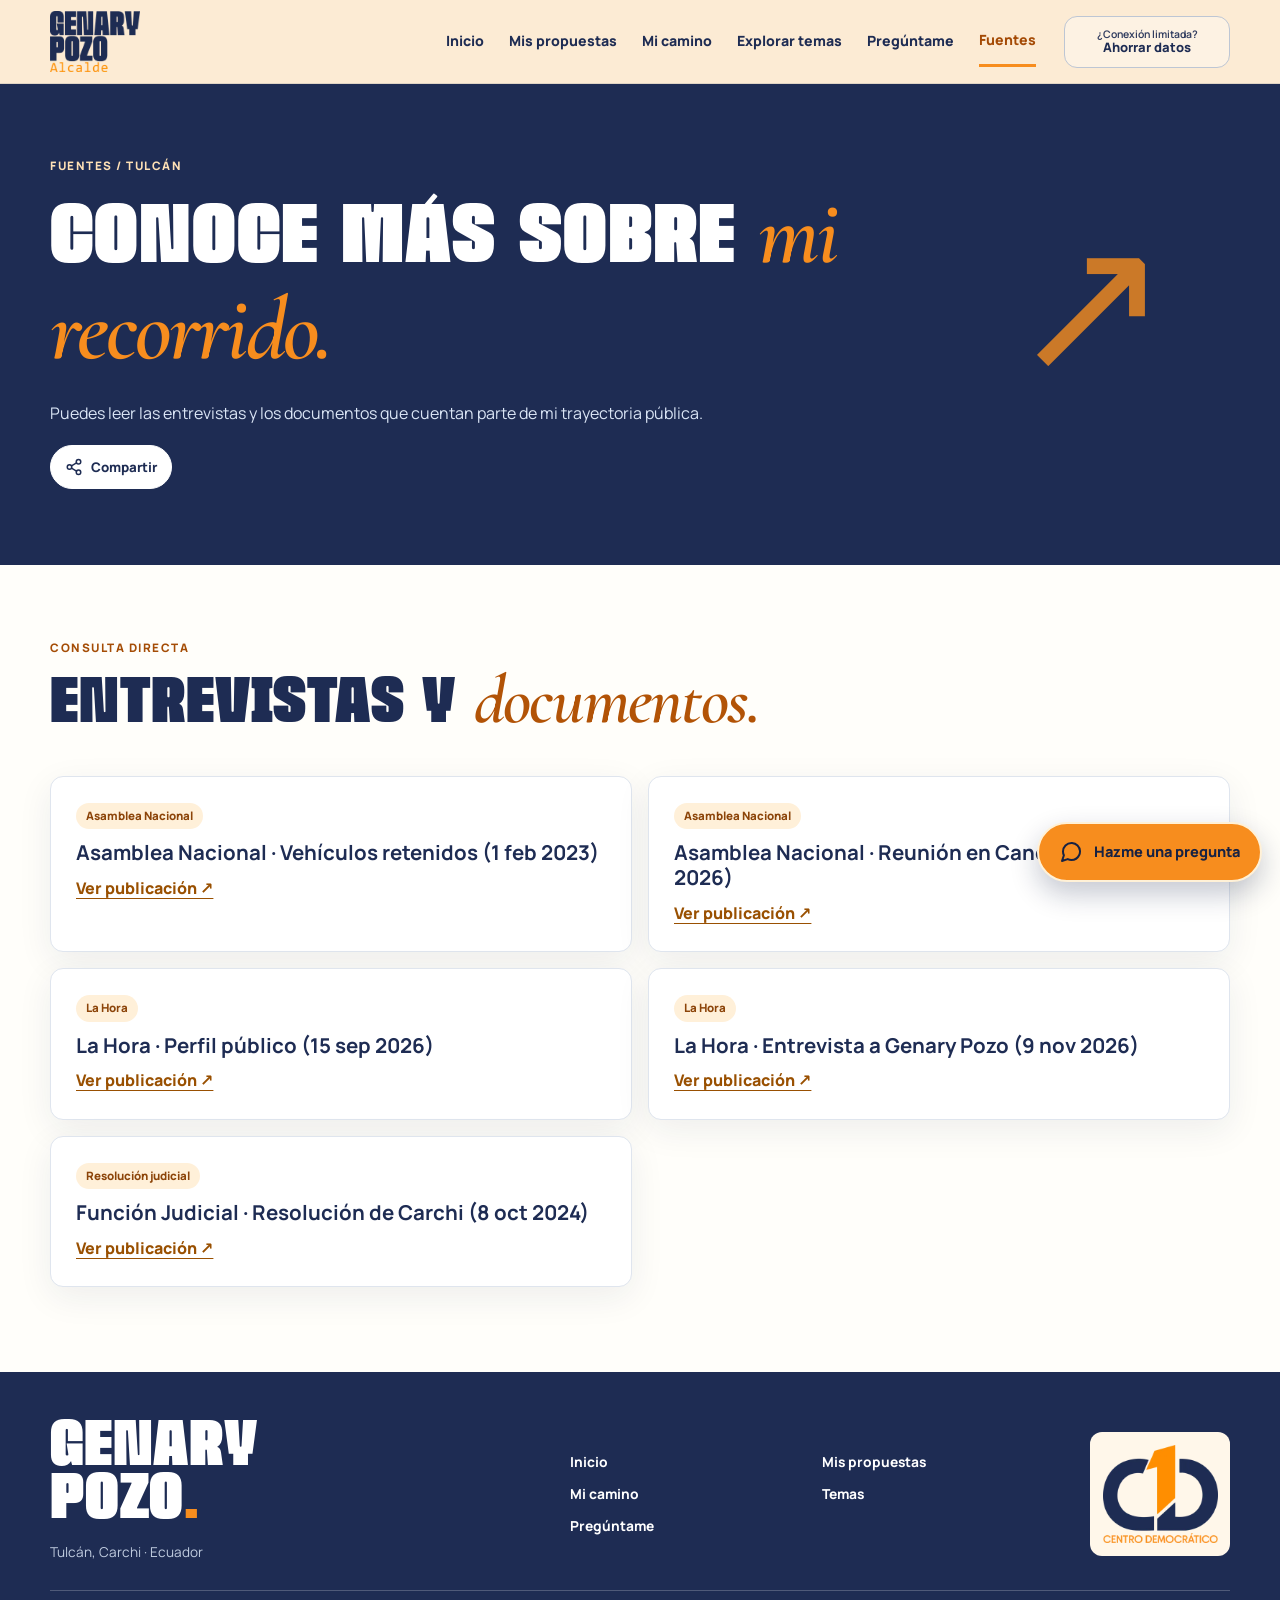
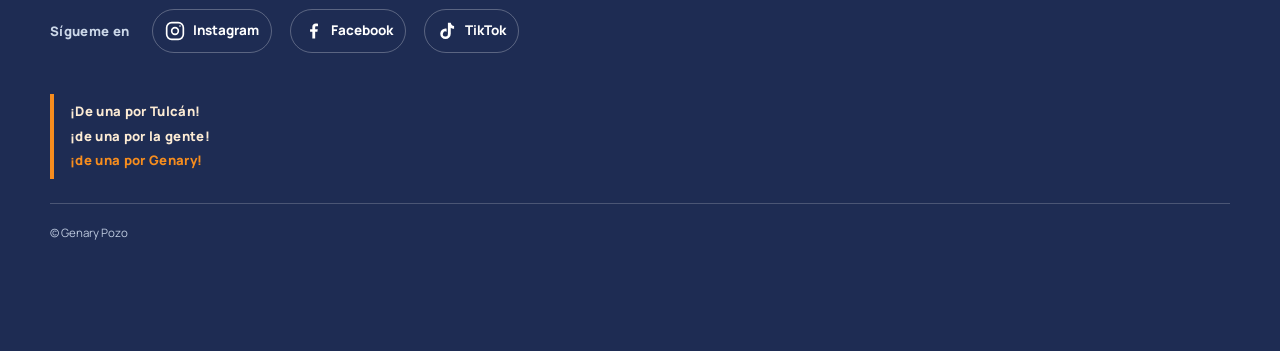
<file: fuentes.html>
<!DOCTYPE html>

<html lang="es-EC"><head><meta charset="utf-8"/><meta content="width=device-width,initial-scale=1" name="viewport"/><meta content="#1e2c53" name="theme-color"/><meta content="Consulta las fuentes de las propuestas y trayectoria pública de Genary Pozo." name="description"/><link href="assets/favicon.png?v=19" rel="icon" sizes="256x256" type="image/png"/><link href="assets/favicon-32.png?v=19" rel="icon" sizes="32x32" type="image/png"/><link href="favicon.ico?v=19" rel="shortcut icon" type="image/x-icon"/><link href="apple-touch-icon.png?v=19" rel="apple-touch-icon" sizes="180x180"/><link href="https://fonts.googleapis.com" rel="preconnect"/><link crossorigin="" href="https://fonts.gstatic.com" rel="preconnect"/>
<link href="https://fonts.googleapis.com/css2?family=Anton&amp;family=Cormorant+Garamond:ital,wght@0,500;0,600;1,500;1,600&amp;family=Manrope:wght@400;500;600;700;800&amp;family=Qwigley&amp;display=swap" rel="stylesheet"/>
<link href="styles.css?v=24" rel="stylesheet"/><script defer="" src="app.js?v=24"></script><title>Fuentes | Genary Pozo</title></head><body data-page="fuentes">
<a class="skip" href="#contenido">Saltar al contenido</a><header class="site-header"><div class="container nav-row"><a class="logo-link" href="index.html"><img alt="Genary Pozo Alcalde" height="66" src="assets/logo-alcalde.webp" width="95"/></a><button aria-controls="nav-links" aria-expanded="false" aria-label="Abrir menú" class="nav-toggle" id="nav-toggle" type="button"><span></span><span></span><span></span></button><nav aria-label="Menú principal" class="nav-links" id="nav-links"><a href="index.html">Inicio</a><a href="propuestas.html">Mis propuestas</a><a href="trayectoria.html">Mi camino</a><a href="explorar.html">Explorar temas</a><a href="preguntas.html">Pregúntame</a><a aria-current="page" class="active" href="fuentes.html">Fuentes</a></nav><div class="data-control"><button aria-pressed="false" class="data-toggle" id="data-toggle" type="button"><span aria-hidden="true" class="data-icon">◉</span><span aria-hidden="true" class="data-hint">¿Conexión limitada?</span><span aria-hidden="true" class="data-label">Ahorrar datos</span></button></div></div></header>
<main id="contenido"><section class="page-hero"><div class="container page-hero-layout"><div><p class="mini-index light-index">FUENTES / TULCÁN</p><h1>Conoce más sobre <em>mi recorrido.</em></h1><p>Puedes leer las entrevistas y los documentos que cuentan parte de mi trayectoria pública.</p><div class="page-share-slot " id="sources-share"></div></div><div aria-hidden="true" class="page-hero-ornament">↗</div></div></section><section class="page-section"><div class="container"><div class="section-head"><div><p class="mini-index">CONSULTA DIRECTA</p><h2>Entrevistas y <span>documentos.</span></h2></div></div><div class="sources-grid" id="sources-grid"></div></div></section></main>
<footer class="site-footer"><div class="container footer-main"><div class="footer-brand"><span>GENARY<br/>POZO<span class="dot">.</span></span><p>Tulcán, Carchi · Ecuador</p></div><div class="footer-nav"><a href="index.html">Inicio</a><a href="propuestas.html">Mis propuestas</a><a href="trayectoria.html">Mi camino</a><a href="explorar.html">Temas</a><a href="preguntas.html">Pregúntame</a></div><div class="footer-party"><img alt="Centro Democrático, lista 1" height="90" loading="lazy" src="assets/logo-centro-democratico.webp" width="115"/></div><div aria-label="Redes sociales de Genary Pozo" class="footer-socials">
<span class="footer-social-label">Sígueme en</span>
<a aria-label="Instagram de Genary Pozo (abre en otra pestaña)" href="https://www.instagram.com/genarypozo/" rel="noopener noreferrer" target="_blank"><svg aria-hidden="true" fill="none" height="20" stroke="currentColor" stroke-linecap="round" stroke-linejoin="round" stroke-width="2" viewbox="0 0 24 24" width="20"><rect height="20" rx="6" width="20" x="2" y="2"></rect><circle cx="12" cy="12" r="4"></circle><circle cx="18" cy="6" fill="currentColor" r="1" stroke="none"></circle></svg><span>Instagram</span></a>
<a aria-label="Facebook de Genary Pozo (abre en otra pestaña)" href="https://www.facebook.com/profile.php?id=100063680343595" rel="noopener noreferrer" target="_blank"><svg aria-hidden="true" fill="currentColor" height="20" viewbox="0 0 24 24" width="20"><path d="M14.6 21v-8h2.7l.4-3.2h-3.1V7.7c0-.9.2-1.5 1.6-1.5H18V3.3C17.7 3.2 16.6 3 15.4 3 12.8 3 11.2 4.5 11.2 7.2v2.6H8.5V13h2.7v8h3.4Z"></path></svg><span>Facebook</span></a>
<a aria-label="TikTok de Genary Pozo (abre en otra pestaña)" href="https://www.tiktok.com/@genarypozobando" rel="noopener noreferrer" target="_blank"><svg aria-hidden="true" fill="currentColor" height="20" viewbox="0 0 24 24" width="20"><path d="M16.5 2c.3 2.3 1.8 3.7 4 3.9v3.5c-1.6 0-3-.4-4-1.3v7.2a6.3 6.3 0 1 1-6.3-6.3c.4 0 .9.1 1.3.2v3.7a3 3 0 1 0 1.6 2.6V2h3.4Z"></path></svg><span>TikTok</span></a>
</div></div><div class="container footer-slogan"><p><span>¡De una por Tulcán!</span><span>¡de una por la gente!</span><span>¡de una por Genary!</span></p></div><div class="container footer-bottom"><span>© Genary Pozo</span></div></footer><noscript><p class="noscript">Activa JavaScript para consultar las fuentes.</p></noscript><a aria-label="Hazme una pregunta. Ir a Pregúntame" class="ask-float" href="preguntas.html"><svg aria-hidden="true" fill="none" height="24" stroke="currentColor" stroke-linecap="round" stroke-linejoin="round" stroke-width="2" viewbox="0 0 24 24" width="24"><path d="M21 11.5a8.4 8.4 0 0 1-.9 3.8A8.5 8.5 0 0 1 12.5 20a8.4 8.4 0 0 1-3.8-.9L3 21l1.9-5.7a8.4 8.4 0 0 1-.9-3.8A8.5 8.5 0 0 1 12.5 3h.5A8.5 8.5 0 0 1 21 11v.5Z"></path></svg><span>Hazme una pregunta</span></a></body></html>
</file>
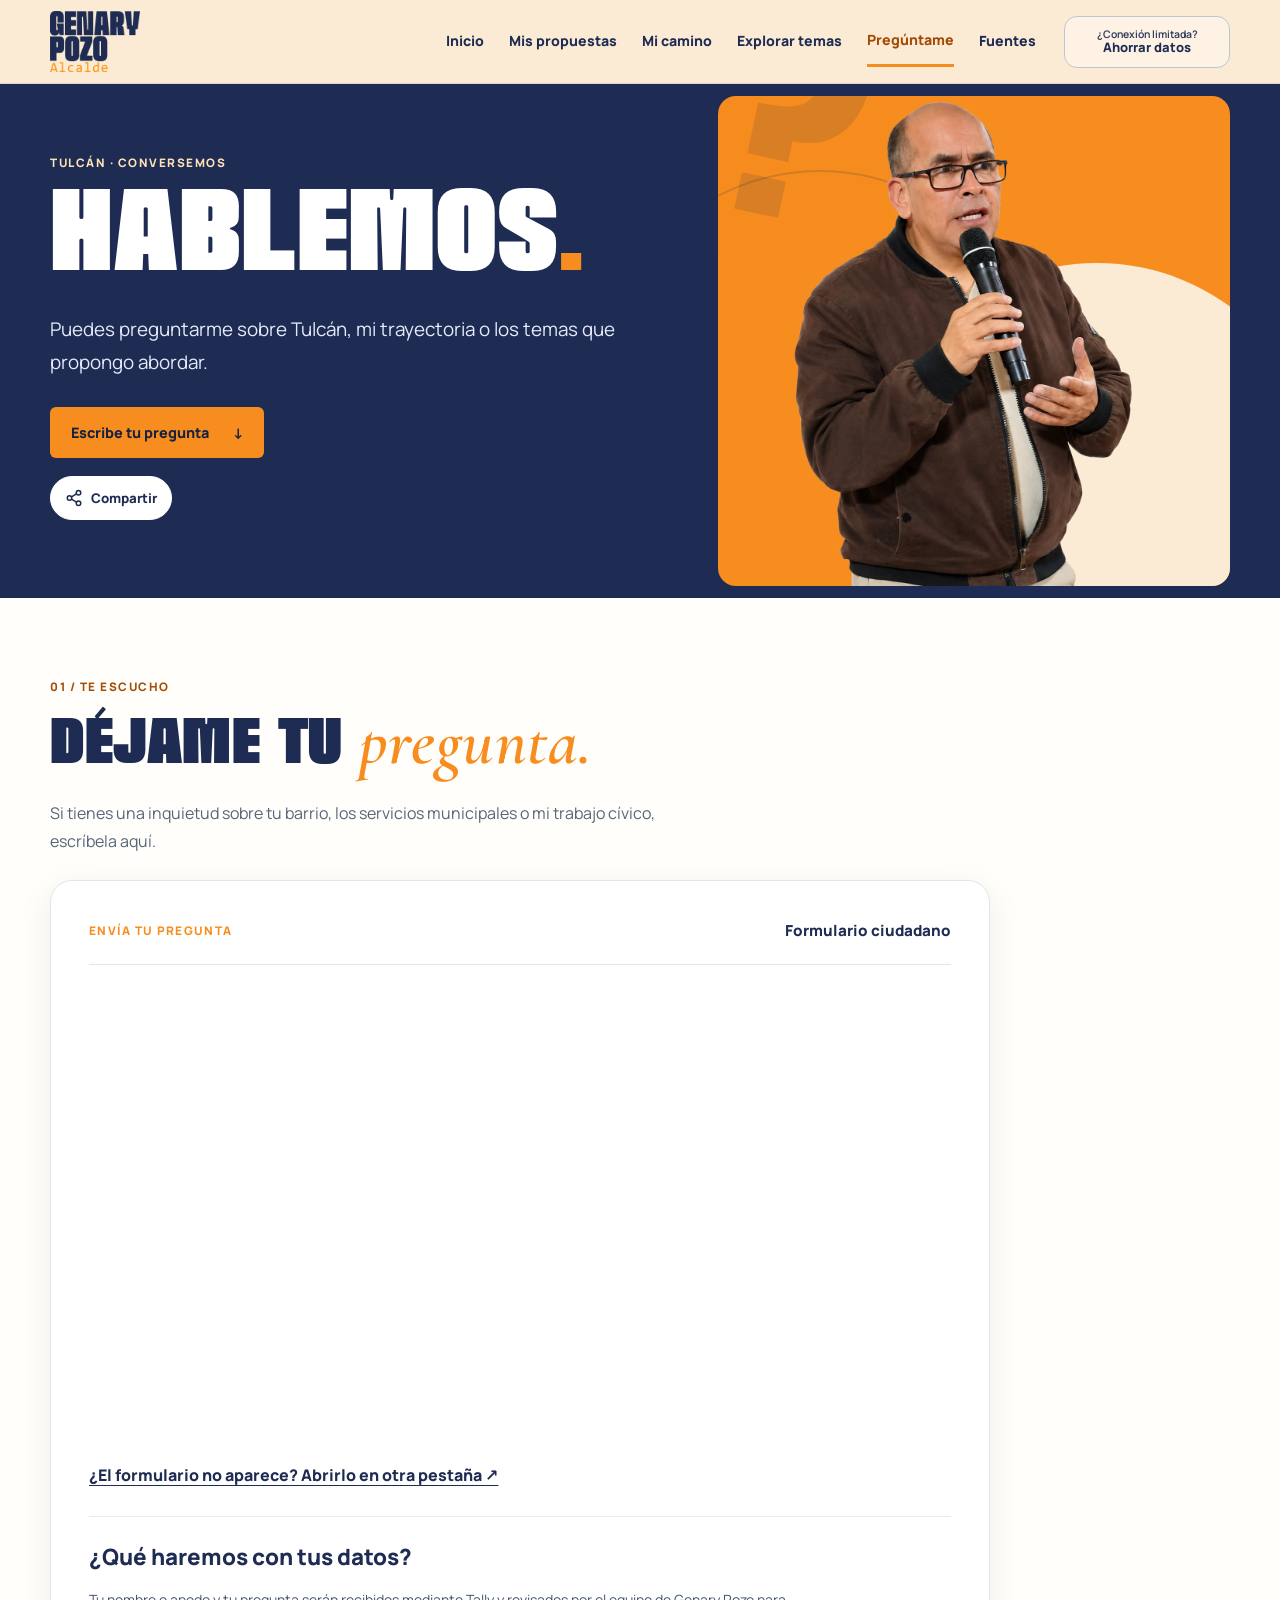
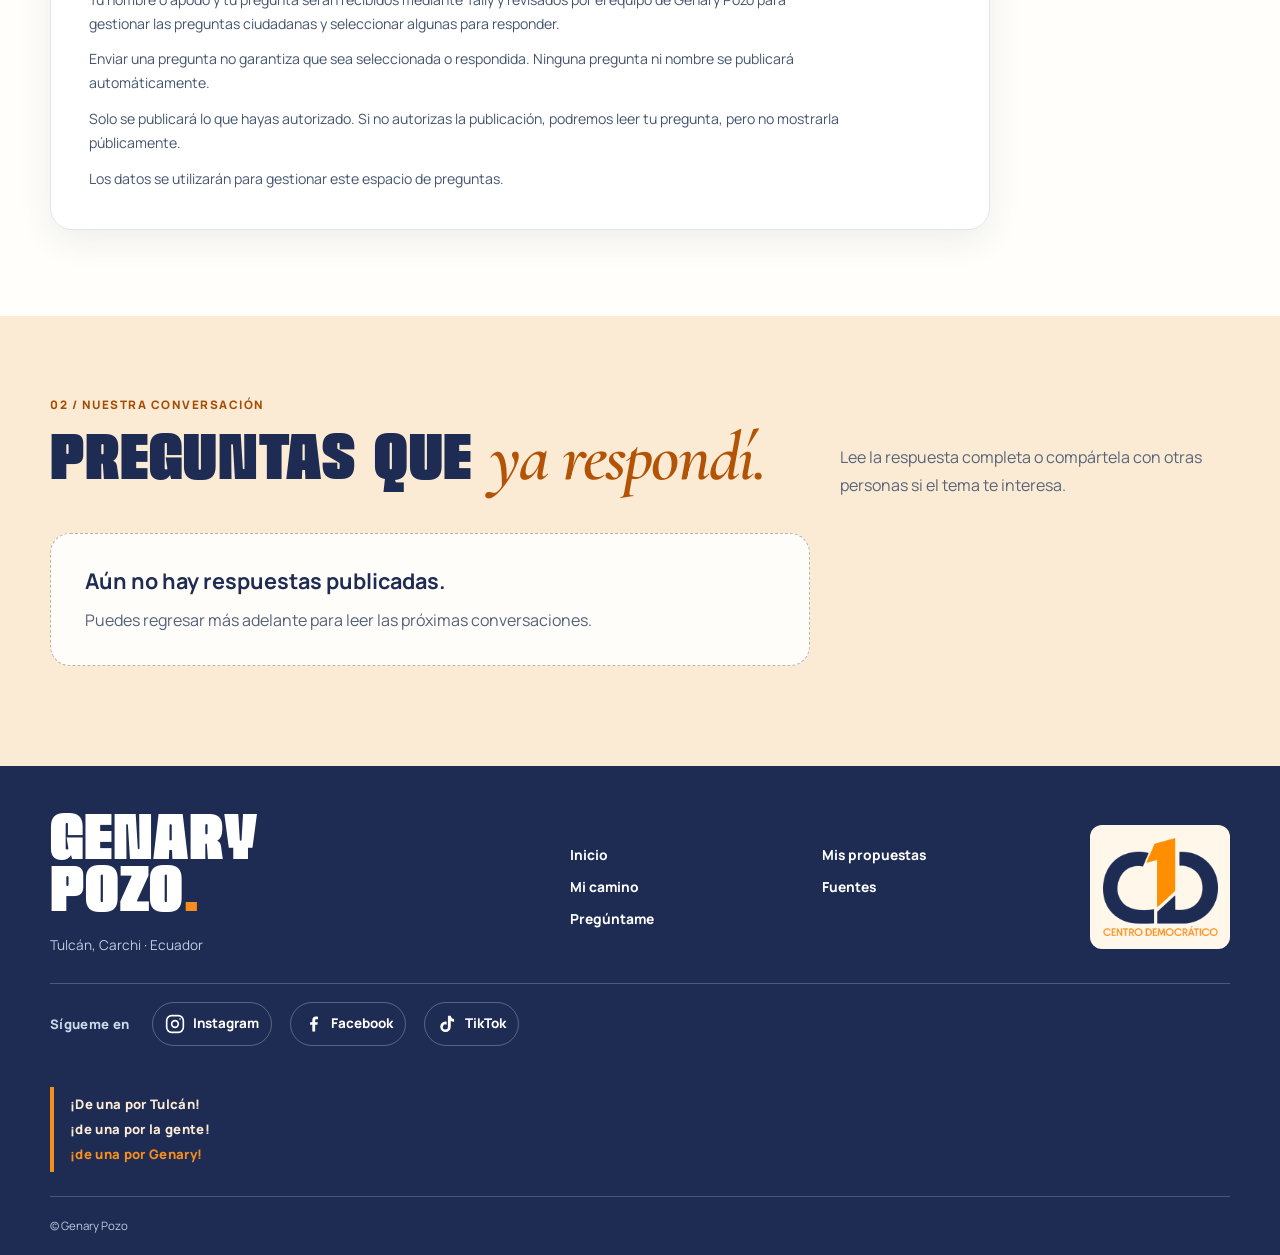
<file: preguntas.html>
<!DOCTYPE html>

<html lang="es-EC"><head><meta charset="utf-8"/><meta content="width=device-width,initial-scale=1" name="viewport"/><meta content="#1e2c53" name="theme-color"/><meta content="Escríbeme tu pregunta y conoce las respuestas que he compartido con Tulcán." name="description"/><link href="assets/favicon.png?v=19" rel="icon" sizes="256x256" type="image/png"/><link href="assets/favicon-32.png?v=19" rel="icon" sizes="32x32" type="image/png"/><link href="favicon.ico?v=19" rel="shortcut icon" type="image/x-icon"/><link href="apple-touch-icon.png?v=19" rel="apple-touch-icon" sizes="180x180"/><link href="https://fonts.googleapis.com" rel="preconnect"/><link crossorigin="" href="https://fonts.gstatic.com" rel="preconnect"/>
<link href="https://fonts.googleapis.com/css2?family=Anton&amp;family=Cormorant+Garamond:ital,wght@0,500;0,600;1,500;1,600&amp;family=Manrope:wght@400;500;600;700;800&amp;family=Qwigley&amp;display=swap" rel="stylesheet"/>
<link href="styles.css?v=24" rel="stylesheet"/><script defer="" src="app.js?v=24"></script><title>Pregúntame | Genary Pozo</title></head><body data-page="preguntas">
<a class="skip" href="#contenido">Saltar al contenido</a><header class="site-header"><div class="container nav-row"><a class="logo-link" href="index.html"><img alt="Genary Pozo Alcalde" height="66" src="assets/logo-alcalde.webp" width="95"/></a><button aria-controls="nav-links" aria-expanded="false" aria-label="Abrir menú" class="nav-toggle" id="nav-toggle" type="button"><span></span><span></span><span></span></button><nav aria-label="Menú principal" class="nav-links" id="nav-links"><a href="index.html">Inicio</a><a href="propuestas.html">Mis propuestas</a><a href="trayectoria.html">Mi camino</a><a href="explorar.html">Explorar temas</a><a aria-current="page" class="active" href="preguntas.html">Pregúntame</a><a href="fuentes.html">Fuentes</a></nav><div class="data-control"><button aria-pressed="false" class="data-toggle" id="data-toggle" type="button"><span aria-hidden="true" class="data-icon">◉</span><span aria-hidden="true" class="data-hint">¿Conexión limitada?</span><span aria-hidden="true" class="data-label">Ahorrar datos</span></button></div></div></header>
<main id="contenido">
<section class="questions-hero"><div class="container questions-hero-grid"><div>
<p class="mini-index light-index">TULCÁN · CONVERSEMOS</p>
<h1>HABLEMOS<span>.</span></h1>
<p class="questions-lead">Puedes preguntarme sobre Tulcán, mi trayectoria o los temas que propongo abordar.</p>
<a class="btn btn-orange" href="#haz-tu-pregunta">Escribe tu pregunta <span aria-hidden="true">↓</span></a>
<div class="page-share-slot" id="questions-share"></div></div><div class="questions-photo-box quote-visual"><div class="quote-portrait"><img alt="Genary Pozo conversando con un micrófono en la mano" class="optional-img" data-src="assets/genary-preguntas.webp" height="1267" loading="lazy" width="950"/></div><div aria-hidden="true" class="profile-design quote-design"><div class="profile-design-orbit"></div><p class="profile-design-kicker">TULCÁN · CARCHI</p><strong>GENARY<br/>POZO<span>.</span></strong><span class="profile-design-footer">ESCUCHAR · ORGANIZAR · ACTUAR</span></div><span aria-hidden="true" class="big-g">?</span></div></div></section>
<section class="question-form-section" id="haz-tu-pregunta"><div class="container"><div class="questions-section-heading">
<p class="mini-index">01 / TE ESCUCHO</p><h2>Déjame tu <em>pregunta.</em></h2>
<p>Si tienes una inquietud sobre tu barrio, los servicios municipales o mi trabajo cívico, escríbela aquí.</p>
</div><div class="questions-form-card"><div class="questions-form-top"><span class="questions-form-index">ENVÍA TU PREGUNTA</span><p>Formulario ciudadano</p></div>
<div aria-live="polite" id="tally-slot"><div class="question-inactive">
<p class="question-inactive-title">Pronto recibiré tus preguntas aquí.</p>
<form aria-label="Vista previa de preguntas, todavía sin envío" class="question-preview">
<label for="preview-name">¿Cómo te llamas?</label><input disabled="" id="preview-name" placeholder="Nombre o apodo" type="text"/>
<label for="preview-question">¿Qué quieres preguntarme?</label><textarea disabled="" id="preview-question" placeholder="Escribe tu pregunta..." rows="4"></textarea>
<button class="btn btn-orange" disabled="" type="button">Enviar mi pregunta <span aria-hidden="true">↗</span></button>
</form>
</div></div>
<div class="questions-privacy" id="privacidad-preguntas">
<h3>¿Qué haremos con tus datos?</h3>
<p>Tu nombre o apodo y tu pregunta serán recibidos mediante Tally y revisados por el equipo de Genary Pozo para gestionar las preguntas ciudadanas y seleccionar algunas para responder.</p>
<p>Enviar una pregunta no garantiza que sea seleccionada o respondida. Ninguna pregunta ni nombre se publicará automáticamente.</p>
<p>Solo se publicará lo que hayas autorizado. Si no autorizas la publicación, podremos leer tu pregunta, pero no mostrarla públicamente.</p>
<p>Los datos se utilizarán para gestionar este espacio de preguntas.</p>
</div>
</div></div></section>
<section class="questions-answers" id="respuestas"><div class="container"><div class="section-head"><div>
<p class="mini-index">02 / NUESTRA CONVERSACIÓN</p><h2>Preguntas que <span>ya respondí.</span></h2>
</div><p class="section-explainer">Lee la respuesta completa o compártela con otras personas si el tema te interesa.</p></div>
<div class="questions-list" id="questions-list"><p class="empty">Cargando preguntas…</p></div>
</div></section>
</main>
<footer class="site-footer"><div class="container footer-main"><div class="footer-brand"><span>GENARY<br/>POZO<span class="dot">.</span></span><p>Tulcán, Carchi · Ecuador</p></div><div class="footer-nav"><a href="index.html">Inicio</a><a href="propuestas.html">Mis propuestas</a><a href="trayectoria.html">Mi camino</a><a href="fuentes.html">Fuentes</a><a href="preguntas.html">Pregúntame</a></div><div class="footer-party"><img alt="Centro Democrático, lista 1" height="90" loading="lazy" src="assets/logo-centro-democratico.webp" width="115"/></div><div aria-label="Redes sociales de Genary Pozo" class="footer-socials">
<span class="footer-social-label">Sígueme en</span>
<a aria-label="Instagram de Genary Pozo (abre en otra pestaña)" href="https://www.instagram.com/genarypozo/" rel="noopener noreferrer" target="_blank"><svg aria-hidden="true" fill="none" height="20" stroke="currentColor" stroke-linecap="round" stroke-linejoin="round" stroke-width="2" viewbox="0 0 24 24" width="20"><rect height="20" rx="6" width="20" x="2" y="2"></rect><circle cx="12" cy="12" r="4"></circle><circle cx="18" cy="6" fill="currentColor" r="1" stroke="none"></circle></svg><span>Instagram</span></a>
<a aria-label="Facebook de Genary Pozo (abre en otra pestaña)" href="https://www.facebook.com/profile.php?id=100063680343595" rel="noopener noreferrer" target="_blank"><svg aria-hidden="true" fill="currentColor" height="20" viewbox="0 0 24 24" width="20"><path d="M14.6 21v-8h2.7l.4-3.2h-3.1V7.7c0-.9.2-1.5 1.6-1.5H18V3.3C17.7 3.2 16.6 3 15.4 3 12.8 3 11.2 4.5 11.2 7.2v2.6H8.5V13h2.7v8h3.4Z"></path></svg><span>Facebook</span></a>
<a aria-label="TikTok de Genary Pozo (abre en otra pestaña)" href="https://www.tiktok.com/@genarypozobando" rel="noopener noreferrer" target="_blank"><svg aria-hidden="true" fill="currentColor" height="20" viewbox="0 0 24 24" width="20"><path d="M16.5 2c.3 2.3 1.8 3.7 4 3.9v3.5c-1.6 0-3-.4-4-1.3v7.2a6.3 6.3 0 1 1-6.3-6.3c.4 0 .9.1 1.3.2v3.7a3 3 0 1 0 1.6 2.6V2h3.4Z"></path></svg><span>TikTok</span></a>
</div></div><div class="container footer-slogan"><p><span>¡De una por Tulcán!</span><span>¡de una por la gente!</span><span>¡de una por Genary!</span></p></div><div class="container footer-bottom"><span>© Genary Pozo</span></div></footer><noscript><p class="noscript">Activa JavaScript para ver los detalles.</p></noscript><a aria-label="Hazme una pregunta. Ir a Pregúntame" class="ask-float" href="preguntas.html"><svg aria-hidden="true" fill="none" height="24" stroke="currentColor" stroke-linecap="round" stroke-linejoin="round" stroke-width="2" viewbox="0 0 24 24" width="24"><path d="M21 11.5a8.4 8.4 0 0 1-.9 3.8A8.5 8.5 0 0 1 12.5 20a8.4 8.4 0 0 1-3.8-.9L3 21l1.9-5.7a8.4 8.4 0 0 1-.9-3.8A8.5 8.5 0 0 1 12.5 3h.5A8.5 8.5 0 0 1 21 11v.5Z"></path></svg><span>Hazme una pregunta</span></a></body></html>
</file>
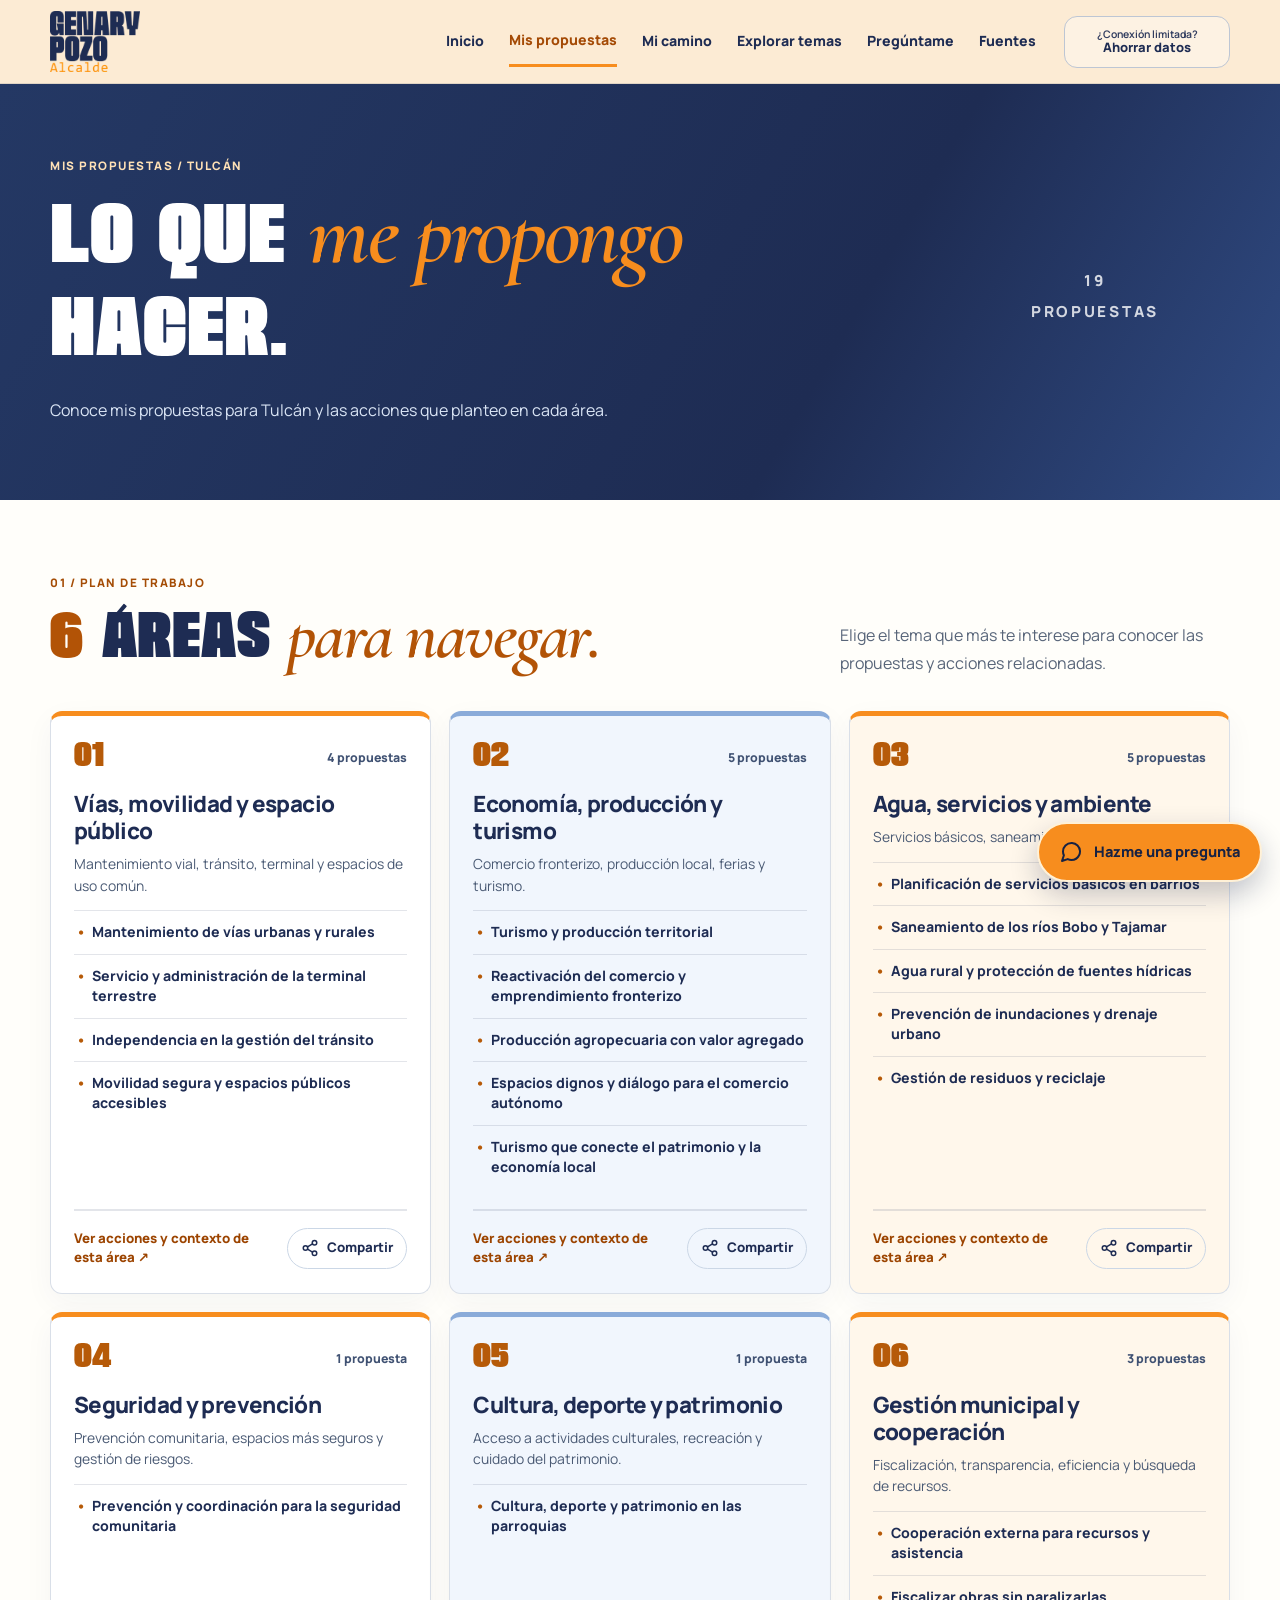
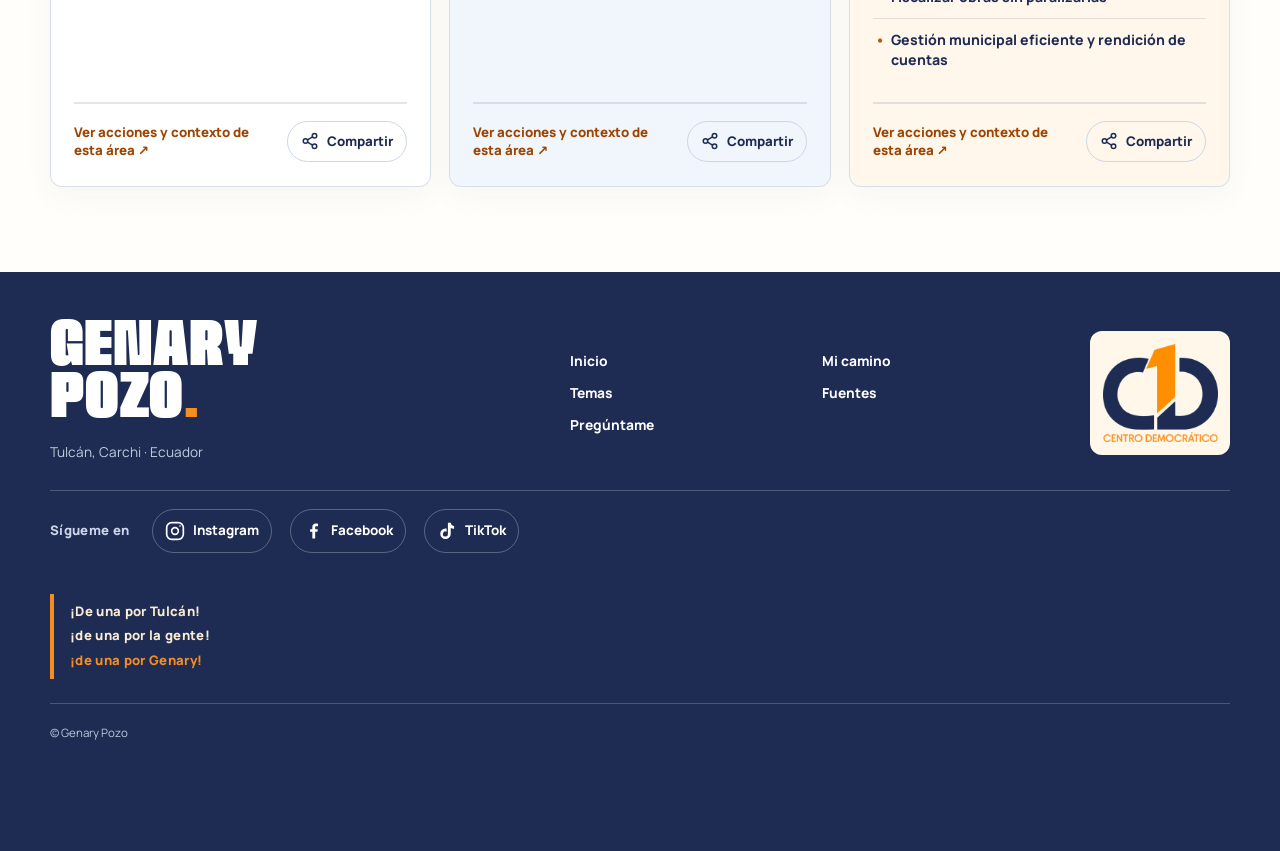
<file: propuestas.html>
<!DOCTYPE html>
<html lang="es-EC"><head>
<meta charset="utf-8"/><meta content="width=device-width,initial-scale=1" name="viewport"/><meta content="#1e2c53" name="theme-color"/>
<meta content="Las propuestas de Genary Pozo para Tulcán, agrupadas por temas para conocer las acciones de cada área." name="description"/>
<link rel="icon" href="assets/favicon.png?v=19" type="image/png" sizes="256x256"/><link rel="icon" href="assets/favicon-32.png?v=19" type="image/png" sizes="32x32"/><link rel="shortcut icon" href="favicon.ico?v=19" type="image/x-icon"/><link rel="apple-touch-icon" href="apple-touch-icon.png?v=19" sizes="180x180"/><link href="https://fonts.googleapis.com" rel="preconnect"/><link crossorigin="" href="https://fonts.gstatic.com" rel="preconnect"/>
<link href="https://fonts.googleapis.com/css2?family=Anton&amp;family=Cormorant+Garamond:ital,wght@0,500;0,600;1,500;1,600&amp;family=Manrope:wght@400;500;600;700;800&amp;family=Qwigley&amp;display=swap" rel="stylesheet"/>
<link href="styles.css?v=24" rel="stylesheet"/><script defer="" src="app.js?v=24"></script><title>Mis propuestas | Genary Pozo</title></head><body data-page="propuestas">
<a class="skip" href="#contenido">Saltar al contenido</a>
<header class="site-header"><div class="container nav-row"><a class="logo-link" href="index.html"><img alt="Genary Pozo Alcalde" height="66" src="assets/logo-alcalde.webp" width="95"/></a><button aria-controls="nav-links" aria-expanded="false" aria-label="Abrir menú" class="nav-toggle" id="nav-toggle" type="button"><span></span><span></span><span></span></button><nav aria-label="Menú principal" class="nav-links" id="nav-links"><a href="index.html">Inicio</a><a aria-current="page" class="active" href="propuestas.html">Mis propuestas</a><a href="trayectoria.html">Mi camino</a><a href="explorar.html">Explorar temas</a><a href="preguntas.html">Pregúntame</a><a href="fuentes.html">Fuentes</a></nav><div class="data-control"><button aria-pressed="false" class="data-toggle" id="data-toggle" type="button"><span aria-hidden="true" class="data-icon">◉</span><span aria-hidden="true" class="data-hint">¿Conexión limitada?</span><span aria-hidden="true" class="data-label">Ahorrar datos</span></button></div></div></header>
<main id="contenido"><section class="page-hero page-hero-orange"><div class="container page-hero-layout"><div><p class="mini-index light-index">MIS PROPUESTAS / TULCÁN</p><h1>Lo que <em>me propongo</em> hacer.</h1><p>Conoce mis propuestas para Tulcán y las acciones que planteo en cada área.</p></div><div aria-hidden="true" class="page-hero-ornament"><span id="plan-count">—</span><span>propuestas</span></div></div></section>
<section class="page-section"><div class="container"><div class="section-head"><div><p class="mini-index">01 / PLAN DE TRABAJO</p><h2><span id="areas-count">—</span> áreas <span>para navegar.</span></h2></div><p class="section-explainer">Elige el tema que más te interese para conocer las propuestas y acciones relacionadas.</p></div><div class="all-plan area-index-grid" id="all-plan"></div></div></section>
<section class="page-section tinted-section" id="principios" hidden><div class="container"><div class="section-head"><div><p class="mini-index">02 / PRINCIPIOS</p><h2>Cómo quiero <span>trabajar.</span></h2></div></div><div class="principles-grid" id="principles"></div></div></section>

</main>
<footer class="site-footer"><div class="container footer-main"><div class="footer-brand"><span>GENARY<br/>POZO<span class="dot">.</span></span><p>Tulcán, Carchi · Ecuador</p></div><div class="footer-nav"><a href="index.html">Inicio</a><a href="trayectoria.html">Mi camino</a><a href="explorar.html">Temas</a><a href="fuentes.html">Fuentes</a><a href="preguntas.html">Pregúntame</a></div><div class="footer-party"><img alt="Centro Democrático, lista 1" height="90" loading="lazy" src="assets/logo-centro-democratico.webp" width="115"/></div><div aria-label="Redes sociales de Genary Pozo" class="footer-socials">
<span class="footer-social-label">Sígueme en</span>
<a aria-label="Instagram de Genary Pozo (abre en otra pestaña)" href="https://www.instagram.com/genarypozo/" rel="noopener noreferrer" target="_blank"><svg aria-hidden="true" fill="none" height="20" stroke="currentColor" stroke-linecap="round" stroke-linejoin="round" stroke-width="2" viewbox="0 0 24 24" width="20"><rect height="20" rx="6" width="20" x="2" y="2"></rect><circle cx="12" cy="12" r="4"></circle><circle cx="18" cy="6" fill="currentColor" r="1" stroke="none"></circle></svg><span>Instagram</span></a>
<a aria-label="Facebook de Genary Pozo (abre en otra pestaña)" href="https://www.facebook.com/profile.php?id=100063680343595" rel="noopener noreferrer" target="_blank"><svg aria-hidden="true" fill="currentColor" height="20" viewbox="0 0 24 24" width="20"><path d="M14.6 21v-8h2.7l.4-3.2h-3.1V7.7c0-.9.2-1.5 1.6-1.5H18V3.3C17.7 3.2 16.6 3 15.4 3 12.8 3 11.2 4.5 11.2 7.2v2.6H8.5V13h2.7v8h3.4Z"></path></svg><span>Facebook</span></a>
<a aria-label="TikTok de Genary Pozo (abre en otra pestaña)" href="https://www.tiktok.com/@genarypozobando" rel="noopener noreferrer" target="_blank"><svg aria-hidden="true" fill="currentColor" height="20" viewbox="0 0 24 24" width="20"><path d="M16.5 2c.3 2.3 1.8 3.7 4 3.9v3.5c-1.6 0-3-.4-4-1.3v7.2a6.3 6.3 0 1 1-6.3-6.3c.4 0 .9.1 1.3.2v3.7a3 3 0 1 0 1.6 2.6V2h3.4Z"></path></svg><span>TikTok</span></a>
</div></div><div class="container footer-slogan"><p><span>¡De una por Tulcán!</span><span>¡de una por la gente!</span><span>¡de una por Genary!</span></p></div><div class="container footer-bottom"><span>© Genary Pozo</span></div></footer><noscript><p class="noscript">Activa JavaScript para consultar el contenido del plan.</p></noscript>
<a aria-label="Hazme una pregunta. Ir a Pregúntame" class="ask-float" href="preguntas.html"><svg aria-hidden="true" fill="none" height="24" stroke="currentColor" stroke-linecap="round" stroke-linejoin="round" stroke-width="2" viewbox="0 0 24 24" width="24"><path d="M21 11.5a8.4 8.4 0 0 1-.9 3.8A8.5 8.5 0 0 1 12.5 20a8.4 8.4 0 0 1-3.8-.9L3 21l1.9-5.7a8.4 8.4 0 0 1-.9-3.8A8.5 8.5 0 0 1 12.5 3h.5A8.5 8.5 0 0 1 21 11v.5Z"></path></svg><span>Hazme una pregunta</span></a></body></html>
</file>
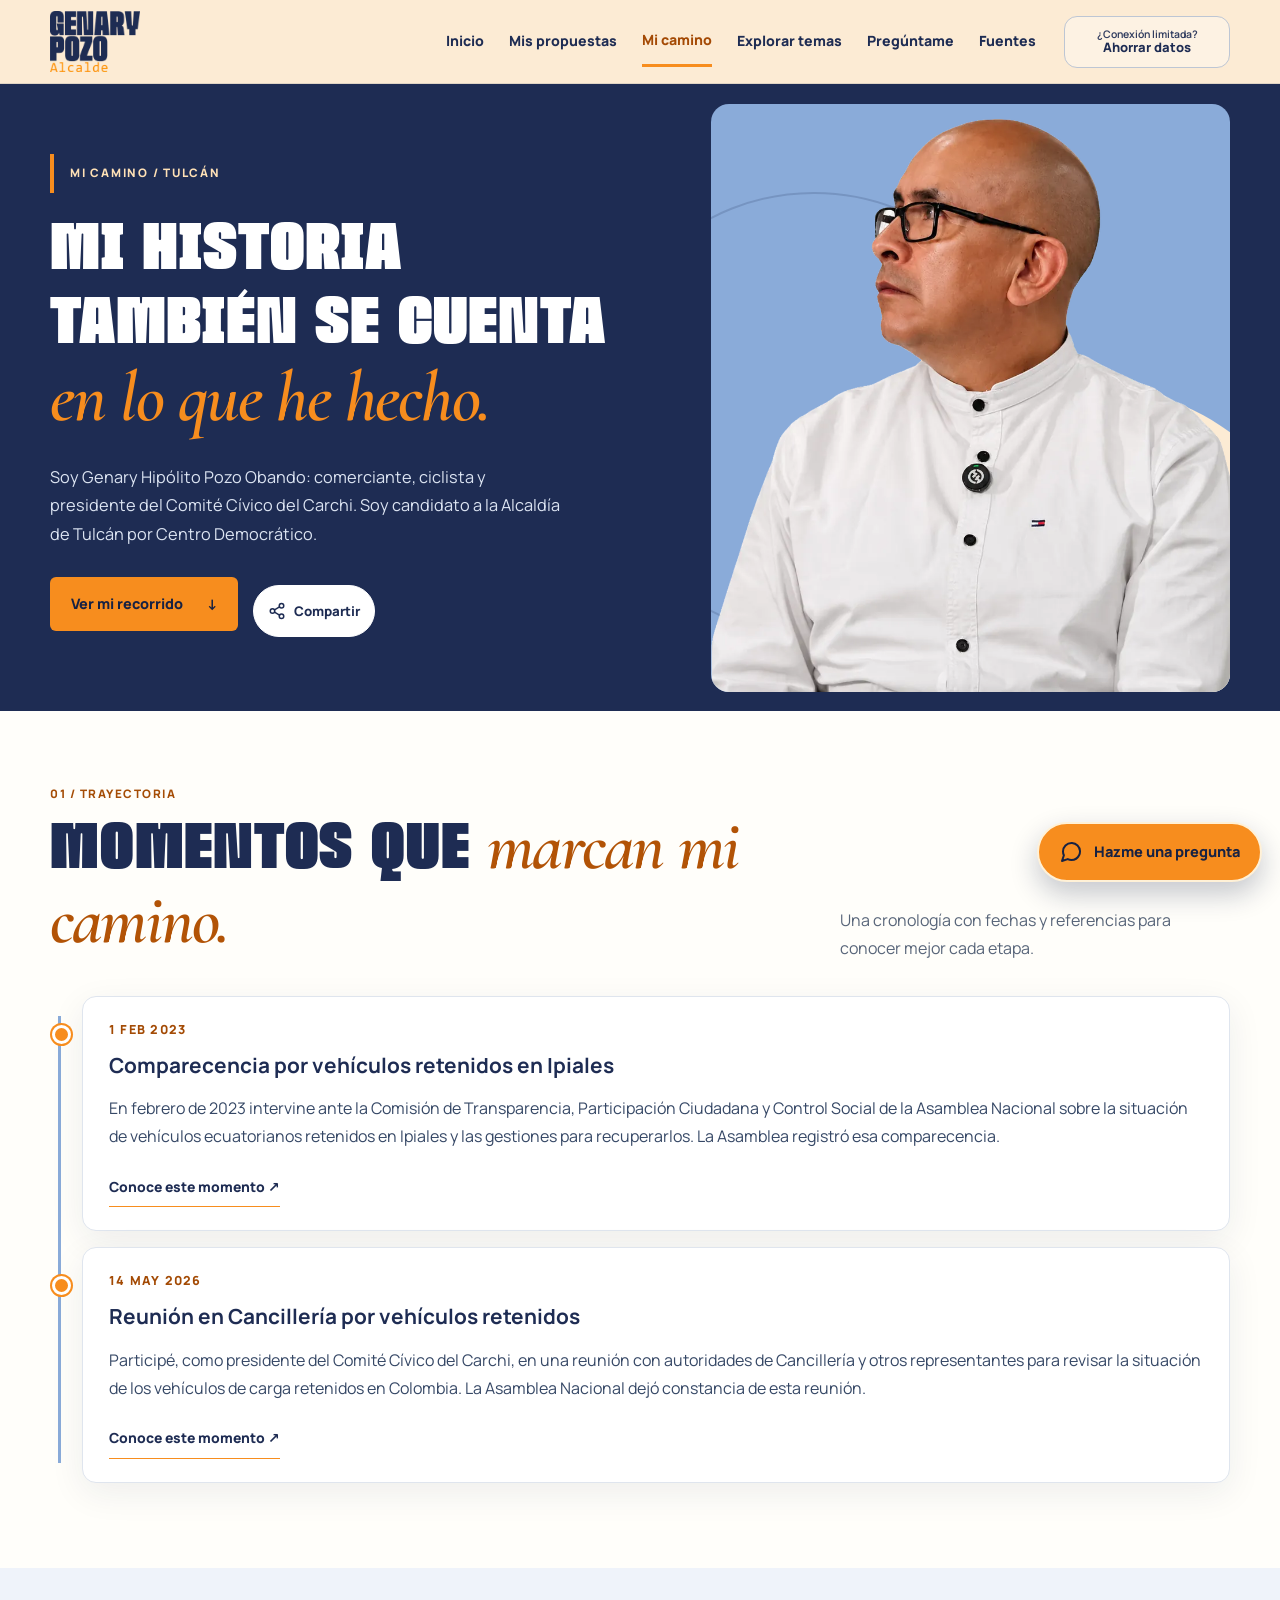
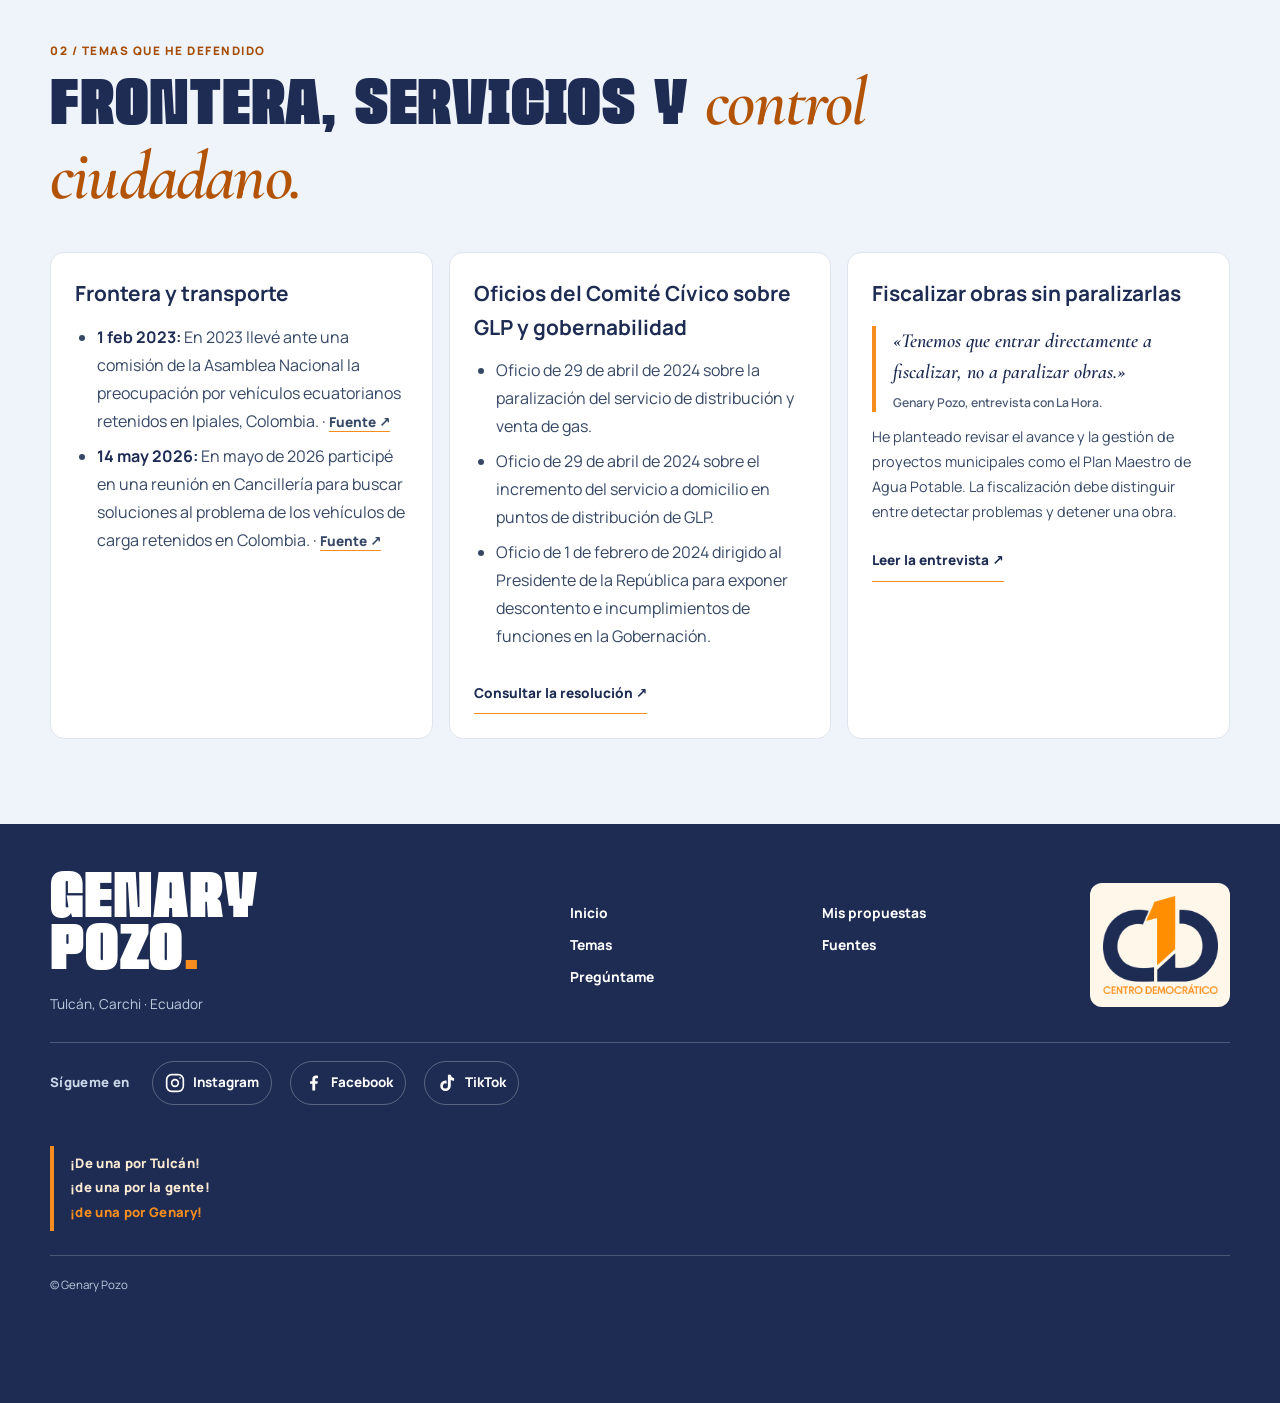
<file: trayectoria.html>
<!DOCTYPE html>

<html lang="es-EC"><head><meta charset="utf-8"/><meta content="width=device-width,initial-scale=1" name="viewport"/><meta content="#1e2c53" name="theme-color"/><meta content="Conoce la trayectoria pública y cívica de Genary Pozo, con fechas y fuentes comprobables." name="description"/><link href="assets/favicon.png?v=19" rel="icon" sizes="256x256" type="image/png"/><link href="assets/favicon-32.png?v=19" rel="icon" sizes="32x32" type="image/png"/><link href="favicon.ico?v=19" rel="shortcut icon" type="image/x-icon"/><link href="apple-touch-icon.png?v=19" rel="apple-touch-icon" sizes="180x180"/><link href="https://fonts.googleapis.com" rel="preconnect"/><link crossorigin="" href="https://fonts.gstatic.com" rel="preconnect"/>
<link href="https://fonts.googleapis.com/css2?family=Anton&amp;family=Cormorant+Garamond:ital,wght@0,500;0,600;1,500;1,600&amp;family=Manrope:wght@400;500;600;700;800&amp;family=Qwigley&amp;display=swap" rel="stylesheet"/>
<link href="styles.css?v=24" rel="stylesheet"/><script defer="" src="app.js?v=24"></script><title>Mi camino | Genary Pozo</title></head><body data-page="trayectoria">
<a class="skip" href="#contenido">Saltar al contenido</a><header class="site-header"><div class="container nav-row"><a class="logo-link" href="index.html"><img alt="Genary Pozo Alcalde" height="66" src="assets/logo-alcalde.webp" width="95"/></a><button aria-controls="nav-links" aria-expanded="false" aria-label="Abrir menú" class="nav-toggle" id="nav-toggle" type="button"><span></span><span></span><span></span></button><nav aria-label="Menú principal" class="nav-links" id="nav-links"><a href="index.html">Inicio</a><a href="propuestas.html">Mis propuestas</a><a aria-current="page" class="active" href="trayectoria.html">Mi camino</a><a href="explorar.html">Explorar temas</a><a href="preguntas.html">Pregúntame</a><a href="fuentes.html">Fuentes</a></nav><div class="data-control"><button aria-pressed="false" class="data-toggle" id="data-toggle" type="button"><span aria-hidden="true" class="data-icon">◉</span><span aria-hidden="true" class="data-hint">¿Conexión limitada?</span><span aria-hidden="true" class="data-label">Ahorrar datos</span></button></div></div></header>
<main id="contenido"><section class="path-hero"><div class="container path-hero-grid"><div><p class="mini-index light-index">MI CAMINO / TULCÁN</p><h1>Mi historia también se cuenta <em>en lo que he hecho.</em></h1><p id="bio-text"></p><a class="btn btn-orange" href="#linea-tiempo">Ver mi recorrido <span aria-hidden="true">↓</span></a><div class="page-share-slot " id="trajectory-share"></div></div><div class="profile-photo-box">
<div aria-hidden="true" class="profile-design">
<div class="profile-design-orbit"></div>
<p class="profile-design-kicker">TULCÁN · CARCHI</p>
<strong>GENARY<br/>POZO<span>.</span></strong>
<span class="profile-design-footer">ESCUCHAR · ORGANIZAR · ACTUAR</span>
</div>
<img alt="Genary Pozo, retrato de perfil" class="optional-img" data-src="assets/genary-perfil.webp" fetchpriority="high" height="993" width="900"/>
</div></div></section>
<section class="page-section" id="linea-tiempo"><div class="container"><div class="section-head"><div><p class="mini-index">01 / TRAYECTORIA</p><h2>Momentos que <span>marcan mi camino.</span></h2></div><p class="section-explainer">Una cronología con fechas y referencias para conocer mejor cada etapa.</p></div><div class="full-timeline" id="full-timeline"></div></div></section>
<section class="page-section tinted-section"><div class="container"><div class="section-head"><div><p class="mini-index">02 / TEMAS QUE HE DEFENDIDO</p><h2>Frontera, servicios y <span>control ciudadano.</span></h2></div></div><div class="cause-grid" id="cause-grid"></div></div></section>
</main><footer class="site-footer"><div class="container footer-main"><div class="footer-brand"><span>GENARY<br/>POZO<span class="dot">.</span></span><p>Tulcán, Carchi · Ecuador</p></div><div class="footer-nav"><a href="index.html">Inicio</a><a href="propuestas.html">Mis propuestas</a><a href="explorar.html">Temas</a><a href="fuentes.html">Fuentes</a><a href="preguntas.html">Pregúntame</a></div><div class="footer-party"><img alt="Centro Democrático, lista 1" height="90" loading="lazy" src="assets/logo-centro-democratico.webp" width="115"/></div><div aria-label="Redes sociales de Genary Pozo" class="footer-socials">
<span class="footer-social-label">Sígueme en</span>
<a aria-label="Instagram de Genary Pozo (abre en otra pestaña)" href="https://www.instagram.com/genarypozo/" rel="noopener noreferrer" target="_blank"><svg aria-hidden="true" fill="none" height="20" stroke="currentColor" stroke-linecap="round" stroke-linejoin="round" stroke-width="2" viewbox="0 0 24 24" width="20"><rect height="20" rx="6" width="20" x="2" y="2"></rect><circle cx="12" cy="12" r="4"></circle><circle cx="18" cy="6" fill="currentColor" r="1" stroke="none"></circle></svg><span>Instagram</span></a>
<a aria-label="Facebook de Genary Pozo (abre en otra pestaña)" href="https://www.facebook.com/profile.php?id=100063680343595" rel="noopener noreferrer" target="_blank"><svg aria-hidden="true" fill="currentColor" height="20" viewbox="0 0 24 24" width="20"><path d="M14.6 21v-8h2.7l.4-3.2h-3.1V7.7c0-.9.2-1.5 1.6-1.5H18V3.3C17.7 3.2 16.6 3 15.4 3 12.8 3 11.2 4.5 11.2 7.2v2.6H8.5V13h2.7v8h3.4Z"></path></svg><span>Facebook</span></a>
<a aria-label="TikTok de Genary Pozo (abre en otra pestaña)" href="https://www.tiktok.com/@genarypozobando" rel="noopener noreferrer" target="_blank"><svg aria-hidden="true" fill="currentColor" height="20" viewbox="0 0 24 24" width="20"><path d="M16.5 2c.3 2.3 1.8 3.7 4 3.9v3.5c-1.6 0-3-.4-4-1.3v7.2a6.3 6.3 0 1 1-6.3-6.3c.4 0 .9.1 1.3.2v3.7a3 3 0 1 0 1.6 2.6V2h3.4Z"></path></svg><span>TikTok</span></a>
</div></div><div class="container footer-slogan"><p><span>¡De una por Tulcán!</span><span>¡de una por la gente!</span><span>¡de una por Genary!</span></p></div><div class="container footer-bottom"><span>© Genary Pozo</span></div></footer><noscript><p class="noscript">Activa JavaScript para consultar la trayectoria.</p></noscript><a aria-label="Hazme una pregunta. Ir a Pregúntame" class="ask-float" href="preguntas.html"><svg aria-hidden="true" fill="none" height="24" stroke="currentColor" stroke-linecap="round" stroke-linejoin="round" stroke-width="2" viewbox="0 0 24 24" width="24"><path d="M21 11.5a8.4 8.4 0 0 1-.9 3.8A8.5 8.5 0 0 1 12.5 20a8.4 8.4 0 0 1-3.8-.9L3 21l1.9-5.7a8.4 8.4 0 0 1-.9-3.8A8.5 8.5 0 0 1 12.5 3h.5A8.5 8.5 0 0 1 21 11v.5Z"></path></svg><span>Hazme una pregunta</span></a></body></html>
</file>
<file: styles.css>
:root{--navy:#1e2c53;--navy-deep:#172243;--navy-mid:#31436d;--blue:#8aabd9;--orange:#f78d1e;--cream:#fcebd4;--paper:#fffefa;--muted:#586579;--line:#dfe5ee;--focus:#b45a00;--shadow:0 10px 35px rgba(24,37,73,.075);--max:1180px;--display:Impact,'Arial Black','Helvetica Neue',sans-serif;--body:system-ui,-apple-system,BlinkMacSystemFont,'Segoe UI',sans-serif}
*{box-sizing:border-box}html{scroll-behavior:smooth;scroll-padding-top:84px}body{margin:0;background:var(--paper);color:var(--navy);font:400 16px/1.6 var(--body)}img{display:block;max-width:100%}a{color:inherit}button,input,select{font:inherit}button{cursor:pointer}:focus-visible{outline:3px solid var(--orange);outline-offset:3px}[hidden]{display:none!important}.container{width:min(var(--max),calc(100% - 44px));margin:auto}.skip{position:fixed;z-index:99;top:-90px;left:12px;background:white;color:var(--navy);padding:12px 18px;border-radius:10px}.skip:focus{top:10px}.site-header{position:sticky;top:0;z-index:30;background:var(--cream);border-bottom:1px solid rgba(30,44,83,.12)}.nav-row{min-height:83px;display:flex;align-items:center;gap:28px}.logo-link{display:block;flex-shrink:0}.logo-link img{width:90px;height:auto}.nav-links{display:flex;align-items:center;gap:25px;margin-left:auto}.nav-links a{font-size:.88rem;font-weight:800;text-decoration:none;padding:13px 0;transition:color .2s}.nav-links a:hover,.nav-links .active{color:#a44a05}.nav-links .active{border-bottom:3px solid var(--orange)}.data-toggle{border:1px solid #bdc6d4;color:var(--navy);border-radius:26px;background:rgba(255,255,255,.35);white-space:nowrap;padding:11px 14px;font-size:.79rem;font-weight:750}.data-toggle[aria-pressed=true]{background:var(--navy);color:white}.data-icon{font-size:1.1rem;margin-right:2px}.nav-toggle{display:none;border:1px solid #b8c0cf;background:#fff7ec;color:var(--navy);width:46px;height:46px;border-radius:9px;flex-shrink:0;align-items:center;justify-content:center;flex-direction:column;gap:5px}.nav-toggle span{width:21px;height:2px;border-radius:3px;background:var(--navy)}
.eyebrow,.mini-index{font-weight:850;font-size:.73rem;letter-spacing:.13em;text-transform:uppercase;margin:0}.mini-index{color:#a54d06}.light,.light-index{color:#ffe1b6}.mark{display:inline-block;width:19px;height:3px;background:var(--orange);vertical-align:middle;margin-right:8px}.hero{background:var(--navy);color:white;overflow:hidden;border-bottom:5px solid var(--orange)}.hero-layout{display:grid;grid-template-columns:minmax(0,1.05fr) minmax(0,.95fr);gap:0;min-height:612px}.hero-copy{padding:89px 28px 55px 0;display:flex;align-items:flex-start;flex-direction:column}.hero h1{margin:25px 0 18px;line-height:.87;letter-spacing:-.053em}.h1-small{display:block;font:italic 400 clamp(2.3rem,4vw,3.6rem)/1.2 Georgia,serif;letter-spacing:-.055em;margin-bottom:8px}.h1-main{display:block;font:900 clamp(5.4rem,8.2vw,8.2rem)/.83 var(--display);letter-spacing:-.035em;color:#fff3df}.h1-main b{font-weight:900}.dot{color:var(--orange)}.hero-intro{max-width:440px;margin:15px 0 0;color:#e1e8f2;font-size:1.05rem;line-height:1.78}.hero-actions{display:flex;align-items:center;flex-wrap:wrap;gap:22px;margin-top:31px}.btn{min-height:51px;padding:12px 21px;display:inline-flex;align-items:center;justify-content:center;gap:24px;text-decoration:none;font-weight:850;border:0;border-radius:6px;font-size:.9rem;line-height:1.25}.btn-orange{background:var(--orange);color:#172243}.btn-orange:hover{background:#ffab52}.btn-navy{background:var(--navy);color:white}.btn-navy:hover{background:#304471}.hero-second{text-decoration:none;font-weight:800;color:#fff;font-size:.88rem;border-bottom:1px solid rgba(255,255,255,.5);padding-bottom:5px}.hero-second:hover{color:#ffd6a2}.hero-foot{display:flex;align-items:center;gap:12px;margin:auto 0 0;color:#c0cde0;text-transform:uppercase;letter-spacing:.16em;font-size:.68rem;font-weight:800;padding-top:27px}.hero-foot i{width:4px;height:4px;background:var(--orange);border-radius:50%}.hero-art{position:relative;overflow:hidden;min-width:0;background:var(--blue);align-self:stretch;margin-right:calc((min(var(--max),100vw - 44px) - 100vw)/2);max-height:760px}.hero-art:before{content:'';position:absolute;inset:0;background:radial-gradient(circle at 70% 80%,#fcebd4 0 26%,transparent 26.15%),linear-gradient(135deg,rgba(255,255,255,.16),transparent 60%)}.hero-art:after{content:'';position:absolute;left:-40px;top:20%;height:460px;width:460px;border-radius:50%;border:1px solid rgba(30,44,83,.22)}.hero-sun{position:absolute;width:98px;height:98px;border-radius:50%;background:var(--orange);right:11%;top:13%;opacity:.9}.back-word{position:absolute;z-index:1;font:900 clamp(8rem,14vw,14rem)/.9 var(--display);letter-spacing:-.08em;color:rgba(30,44,83,.09);top:36%;left:1%;transform:rotate(-90deg);transform-origin:30% 50%}.hero-person{position:absolute;z-index:2;width:100%;height:auto;max-width:none;top:0;left:0;right:0;object-fit:contain;object-position:top center}.hero-art-bottom{position:absolute;z-index:3;bottom:0;left:0;right:0;background:var(--orange);height:47px;display:flex;align-items:center;justify-content:space-between;color:var(--navy);padding:0 23px;font-size:.72rem;letter-spacing:.12em;font-weight:850}.hero-art-bottom span:last-child{font-size:1.7rem}.numbers{padding:23px 0 26px;background:var(--cream)}.numbers-header{display:flex;align-items:center;gap:24px;margin-bottom:19px}.numbers-header p{margin:0;font-weight:700;font-size:.88rem}.number-list{display:grid;grid-template-columns:repeat(4,minmax(0,1fr));gap:12px}.number-item{display:flex;align-items:center;gap:12px;border-right:1px solid #c8bbab;padding:5px 14px 5px 0;min-width:0}.number-item:last-child{border-right:0}.number-item strong{display:block;font:900 clamp(2.3rem,4vw,3.5rem)/1 var(--display);color:var(--navy)}.number-item span{font-size:.79rem;line-height:1.3;font-weight:750;color:#344467;max-width:130px}.home-section{padding:83px 0 91px}.section-head{display:flex;align-items:end;justify-content:space-between;gap:24px;margin-bottom:34px}.section-head h2{margin:10px 0 0;font:900 clamp(2.7rem,5vw,4.2rem)/1.04 var(--display);letter-spacing:-.025em}.section-head h2 > span:not(.ferron-word),.footer-invite h2 > span:not(.ferron-word){color:#b25306}.text-link{font-weight:850;text-decoration:none;border-bottom:2px solid var(--orange);white-space:nowrap;padding-bottom:6px}.text-link:hover{color:#a54d06}.section-explainer{max-width:390px;margin:0;line-height:1.75;color:var(--muted)}.featured-grid{display:grid;grid-template-columns:repeat(4,minmax(0,1fr));gap:14px}.featured-card{display:flex;flex-direction:column;align-items:flex-start;background:white;border:1px solid var(--line);border-radius:13px;padding:23px 21px;min-height:310px;box-shadow:var(--shadow)}.featured-card:nth-child(2){background:#f0f5fc}.featured-card:nth-child(3){background:#fff7eb}.featured-card .number{font:900 2.7rem/1 var(--display);letter-spacing:-.05em;color:var(--orange)}.featured-card h3{font:900 1.45rem/1.18 var(--body);letter-spacing:-.045em;margin:21px 0 9px}.featured-card p{margin:0 0 15px;font-size:.88rem;line-height:1.58;color:var(--muted)}.featured-card a{font-weight:850;text-decoration:none;margin-top:auto;border-bottom:1px solid var(--orange);font-size:.81rem;padding-bottom:4px}.featured-card a:hover{color:#b25306}.quote-band{background:var(--navy-deep);color:white;overflow:hidden}.quote-grid{display:grid;grid-template-columns:1fr 1fr;gap:0;min-height:540px}.quote-grid>div:first-child{padding:70px 48px 70px 0}.quote-band blockquote{font:900 clamp(2.5rem,5vw,4.7rem)/1.06 var(--display);letter-spacing:-.02em;margin:23px 0 21px;max-width:650px}.source-compact{color:#bfcbe0;font-size:.85rem}.source-compact a{color:var(--orange);font-weight:850;text-underline-offset:4px}.outline-link{display:inline-flex;gap:20px;text-decoration:none;border:1px solid #a3afc6;color:white;font-weight:850;padding:14px 20px;margin-top:27px;border-radius:6px;font-size:.85rem}.outline-link:hover{background:#2a3a64}.quote-visual{background:var(--orange);position:relative;margin-right:calc((min(var(--max),100vw - 44px) - 100vw)/2);overflow:hidden;min-height:520px}.quote-portrait{position:absolute;bottom:0;left:0;right:0;height:100%;z-index:2;display:flex;align-items:flex-end;justify-content:center}.quote-portrait img{width:100%;height:auto;max-height:100%;object-fit:contain;object-position:bottom center;position:relative;z-index:2}.big-g{position:absolute;top:-160px;left:-30px;font:900 33rem/1 var(--display);color:#ffc679;opacity:.65;pointer-events:none}.road-section{background:var(--paper)}.moments{display:grid;grid-template-columns:repeat(3,minmax(0,1fr));gap:18px;margin-bottom:32px}.moment{padding:26px 23px;border-radius:12px;border:1px solid var(--line);background:white;box-shadow:var(--shadow);display:flex;flex-direction:column}.moment .date{color:#b05206;font-weight:900;letter-spacing:.1em;font-size:.74rem}.moment h3{font-size:1.27rem;line-height:1.27;margin:16px 0 10px}.moment p{font-size:.9rem;color:var(--muted);line-height:1.7;margin:0 0 20px}.moment a{margin-top:auto;font-size:.83rem;text-decoration:none;font-weight:850;border-bottom:1px solid var(--orange);width:max-content}.footer-invite{background:var(--blue);padding:79px 0}.footer-invite-layout{display:grid;grid-template-columns:1.15fr .85fr;align-items:end;gap:75px}.footer-invite h2{font:900 clamp(2.8rem,5vw,4.1rem)/1.02 var(--display);letter-spacing:-.025em;margin:18px 0 0}.footer-invite-layout>div:last-child p{font-size:.99rem;line-height:1.7;max-width:410px;margin:0 0 26px}.site-footer{background:var(--navy);color:white;padding:51px 0 20px}.footer-main{display:grid;grid-template-columns:1fr 1fr 140px;gap:26px;align-items:center;padding-bottom:35px}.footer-brand>span{font:900 clamp(3rem,5vw,4.8rem)/.84 var(--display);letter-spacing:-.055em;display:block}.footer-brand p{margin:14px 0 0;color:#c1cde0;font-size:.85rem}.footer-nav{display:grid;grid-template-columns:repeat(2,minmax(100px,1fr));gap:10px}.footer-nav a{color:#fff;text-decoration:none;font-weight:750;font-size:.86rem}.footer-nav a:hover{color:var(--orange)}.footer-party img{width:115px;height:auto;object-fit:contain}.footer-bottom{border-top:1px solid rgba(255,255,255,.2);display:flex;justify-content:space-between;gap:25px;padding-top:20px;color:#bdc9de;font-size:.72rem;line-height:1.5}.footer-bottom span:last-child{max-width:500px}.noscript{margin:0;padding:15px;background:var(--cream);text-align:center}
/* Interior */
.page-hero{background:var(--navy);color:white;overflow:hidden}.page-hero-orange{background:linear-gradient(120deg,#243864 0%,var(--navy) 65%,#304b83 100%)}.page-hero-layout{min-height:335px;display:grid;grid-template-columns:1fr 270px;align-items:center;gap:45px;padding:59px 0}.page-hero h1,.path-hero h1{font:900 clamp(3.4rem,6.5vw,6rem)/.98 var(--display);letter-spacing:-.03em;margin:16px 0 16px}.page-hero h1 > em,.path-hero h1 > em{font-style:normal;color:var(--orange)}.page-hero p:not(.mini-index){font-size:1rem;line-height:1.7;max-width:720px;color:#dae5f5;margin:0}.page-hero-ornament{font:900 12rem/.8 var(--display);color:var(--orange);opacity:.8;text-align:center;letter-spacing:-.1em}.page-hero-ornament span{display:block;font:850 .95rem var(--body);letter-spacing:.18em;color:#fff;text-transform:uppercase;margin-top:10px}.page-section{padding:74px 0 85px}.tinted-section{background:#eff3fa}.all-plan{display:grid;grid-template-columns:repeat(2,minmax(0,1fr));gap:20px}.plan-card{border:1px solid var(--line);border-radius:15px;background:#fff;overflow:hidden;box-shadow:var(--shadow)}.plan-card-head{display:flex;align-items:center;justify-content:space-between;gap:15px;padding:23px 25px 13px}.plan-index{font:900 3.5rem/.9 var(--display);color:var(--orange)}.plan-meta{background:var(--cream);border-radius:30px;padding:8px 12px;font-weight:850;font-size:.74rem;line-height:1.2}.plan-card-body{padding:0 25px 23px}.plan-card h3{font-size:1.53rem;line-height:1.22;letter-spacing:-.025em;margin:5px 0 11px}.plan-card p{margin:0 0 20px;line-height:1.7;color:var(--muted)}.plan-card a,.small-card a{font-weight:850;text-decoration:none;border-bottom:1px solid var(--orange);padding-bottom:4px;font-size:.87rem}.principles-grid{display:grid;grid-template-columns:repeat(3,minmax(0,1fr));gap:16px}.principle-card{background:white;border:1px solid var(--line);padding:27px;border-radius:15px}.principle-card .squiggle{display:grid;place-items:center;width:40px;height:40px;border:2px solid var(--orange);border-radius:50%;color:#a84d06;font-size:1.2rem}.principle-card h3{font-size:1.3rem;line-height:1.2;margin:19px 0 10px}.principle-card p{margin:0;color:var(--muted);line-height:1.7;font-size:.92rem}.more-cards{display:grid;grid-template-columns:repeat(3,minmax(0,1fr));gap:16px}.small-card{padding:24px;border-radius:13px;border:1px solid var(--line);background:white;display:flex;flex-direction:column;gap:13px}.small-card h3{font-size:1.3rem;line-height:1.25;margin:0}.small-card p{margin:0 0 6px;color:var(--muted);font-size:.9rem;line-height:1.7}.small-card a{margin-top:auto;align-self:flex-start}.original-section{background:var(--cream)}.original-layout{display:grid;grid-template-columns:1fr 300px;align-items:center;gap:80px}.original-layout h2{font:900 clamp(2.8rem,5vw,4rem)/1.03 var(--display);letter-spacing:-.025em;margin:14px 0}.original-layout h2 span{color:#b25306}.original-layout p:not(.mini-index){max-width:520px;color:#324164;margin:0 0 24px;line-height:1.75}.poster-preview{width:100%;height:auto;max-height:490px;object-fit:contain;object-position:top;border-radius:8px;box-shadow:0 10px 30px rgba(30,44,83,.22);background:#fff}.path-hero{background:var(--navy);color:white;overflow:hidden}.path-hero-grid{display:grid;grid-template-columns:1.1fr .9fr;gap:50px;align-items:center;min-height:500px}.path-hero h1{font-size:clamp(3.3rem,6.1vw,5.7rem)}.path-hero p:not(.mini-index){color:#dce4f2;max-width:490px;line-height:1.8}.profile-photo-box{background:#f3f6fa;align-self:stretch;position:relative;display:flex;align-items:end;justify-content:center;overflow:hidden}.profile-photo-box img{width:100%;height:auto;max-height:500px;object-fit:contain;object-position:center bottom}.full-timeline{position:relative;display:grid;gap:16px;padding-left:32px}.full-timeline:before{content:'';position:absolute;left:8px;top:20px;bottom:20px;background:var(--blue);width:3px}.timeline-card{position:relative;padding:23px 26px;background:white;border:1px solid var(--line);border-radius:14px;box-shadow:var(--shadow)}.timeline-card:before{content:'';position:absolute;left:-31px;top:28px;height:13px;width:13px;background:var(--orange);border:3px solid white;box-shadow:0 0 0 2px var(--orange);border-radius:50%}.timeline-card time{color:#a34a04;font-weight:900;font-size:.78rem;text-transform:uppercase;letter-spacing:.1em}.timeline-card h3{font-size:1.3rem;margin:9px 0}.timeline-card p{color:var(--muted);line-height:1.75;margin:0 0 12px}.timeline-card a{font-weight:850;font-size:.87rem;text-decoration:none;border-bottom:1px solid var(--orange)}.cause-grid{display:grid;grid-template-columns:repeat(3,minmax(0,1fr));gap:16px}.cause-card{background:white;border:1px solid var(--line);border-radius:14px;padding:24px}.cause-card h3{margin:0 0 12px;font-size:1.3rem}.cause-card p{margin:0 0 18px;color:var(--muted);font-size:.9rem;line-height:1.7}.cause-card a{font-size:.85rem;font-weight:850;text-decoration:none;border-bottom:1px solid var(--orange)}.filter-panel{padding:24px;background:#fff;border:1px solid var(--line);box-shadow:var(--shadow);display:grid;grid-template-columns:1fr 225px;gap:21px;border-radius:15px}.search-label,.kind-label{display:grid;gap:7px}.search-label span,.kind-label span,.topic-block>span{font-weight:850;font-size:.8rem;letter-spacing:.06em}.search-label input,.kind-label select{width:100%;min-height:51px;border:1px solid #b8c3d4;border-radius:8px;background:#fbfdff;color:var(--navy);padding:10px 14px}.topic-block{grid-column:1/-1}.chips{display:flex;gap:8px;flex-wrap:wrap;margin-top:11px}.chip{padding:9px 13px;background:#eff3fa;color:var(--navy);border:1px solid #dbe4f0;border-radius:30px;font-weight:800;font-size:.78rem}.chip[aria-pressed=true]{background:var(--navy);color:white;border-color:var(--navy)}.results-info{font-weight:800;color:#596982;font-size:.84rem;margin:26px 0 16px}.explore-results{display:grid;grid-template-columns:repeat(3,minmax(0,1fr));gap:16px}.result-card{background:#fff;border-radius:14px;border:1px solid var(--line);padding:22px;box-shadow:var(--shadow);display:flex;flex-direction:column}.pill{display:inline-block;background:#fff0d9;color:#8c4409;border-radius:30px;padding:4px 10px;font-weight:850;font-size:.72rem}.result-card h2{font-size:1.24rem;line-height:1.27;margin:15px 0 10px}.result-card p{color:var(--muted);font-size:.89rem;line-height:1.7;margin:0 0 20px}.result-card a{align-self:flex-start;margin-top:auto;text-decoration:none;font-weight:850;border-bottom:1px solid var(--orange);font-size:.87rem}.detail-shell{padding:32px 0 80px;max-width:930px}.breadcrumbs{display:flex;flex-wrap:wrap;gap:10px;font-size:.82rem;font-weight:800;margin-bottom:27px;color:#536279}.breadcrumbs a:hover{color:#ad550e}.detail-card{background:#fff;border:1px solid var(--line);border-radius:18px;overflow:hidden;box-shadow:var(--shadow)}.detail-cover{background:var(--navy);color:white;padding:50px 48px}.detail-cover h1{font:900 clamp(2.9rem,5.8vw,5rem)/1.03 var(--display);margin:16px 0}.detail-cover p{max-width:690px;color:#edf2fc;line-height:1.75;font-size:1.04rem;margin:0}.detail-body{padding:42px 48px}.detail-body .section-label{margin:0 0 20px;font-size:.76rem;letter-spacing:.14em;text-transform:uppercase;font-weight:850;color:#94500d}.detail-block{margin:0 0 22px;font-size:1.01rem;line-height:1.85;color:#334260}.detail-list{padding-left:24px}.detail-quote{border-left:5px solid var(--orange);padding:18px 20px;margin:26px 0;background:#fdf2e5;border-radius:0 9px 9px 0;color:var(--navy);font-size:1.38rem;font-weight:850;line-height:1.5}.detail-quote cite{display:block;margin-top:13px;font-size:.79rem;font-style:normal;font-weight:700;color:#5e697b}.detail-image{max-width:470px;border-radius:10px;margin:18px 0 25px;box-shadow:var(--shadow)}.detail-figcaption{font-size:.78rem;color:var(--muted)}.detail-fields{display:grid;grid-template-columns:repeat(2,minmax(0,1fr));gap:14px;margin:32px 0}.detail-field{padding:18px;background:#f4f6fb;border-radius:9px}.detail-field strong{display:block;color:var(--navy);font-size:.85rem;margin-bottom:7px}.detail-field p{margin:0;color:#485a77;font-size:.91rem;line-height:1.7}.detail-field ul{margin:0;padding-left:22px;color:#485a77}.detail-sources{border-top:1px solid var(--line);padding-top:22px;margin-top:24px}.detail-sources h2{font-size:1.05rem;margin:0 0 14px}.source-line{display:flex;gap:5px;align-items:baseline;flex-wrap:wrap;font-size:.86rem;margin-top:11px;color:#59677e}.source-line a{color:#ac5200;font-weight:850;text-underline-offset:4px}.detail-attribute{font-size:.75rem;color:#6b778a;margin-top:25px}.related{padding-top:30px}.related h2{font-size:1.2rem}.related-links{display:grid;gap:10px}.related-links a{background:#fff;border:1px solid var(--line);border-radius:9px;padding:12px 16px;text-decoration:none;font-weight:850}.related-links a:hover{background:var(--cream)}.sources-grid{display:grid;grid-template-columns:repeat(2,minmax(0,1fr));gap:16px}.source-card{background:#fff;border:1px solid var(--line);border-radius:13px;padding:25px;box-shadow:var(--shadow)}.source-card h2{font-size:1.28rem;line-height:1.2;margin:11px 0}.source-card p{line-height:1.75;font-size:.9rem;color:var(--muted);margin:0 0 18px}.source-card a{color:#995001;font-weight:850;text-underline-offset:4px}.source-explanation{padding:24px 28px;margin-top:25px;border-left:5px solid var(--orange);background:#fff7e9;border-radius:0 10px 10px 0}.source-explanation h3{margin:0 0 8px}.source-explanation p{margin:0;line-height:1.75;font-size:.92rem;color:#485771}.loading-card,.empty{padding:27px;border:1px dashed var(--blue);border-radius:11px;color:var(--muted);background:#fff}
body[data-save=on] .optional-img{display:none}body[data-save=on] .quote-visual:after{content:'GENARY POZO';position:absolute;top:40%;left:15%;font:900 4rem var(--display);color:rgba(30,44,83,.4)}body[data-save=on] .profile-photo-box{min-height:210px}
@media(max-width:1150px){.nav-row{gap:15px}.nav-links{gap:16px}.nav-links a{font-size:.8rem}.hero-layout{min-height:570px}.hero-copy{padding-top:67px}.h1-main{font-size:clamp(5rem,8vw,7rem)}.hero-art{max-height:650px}.number-list{grid-template-columns:repeat(2,1fr)}.number-item:nth-child(2){border-right:0}.number-item:nth-child(1),.number-item:nth-child(2){border-bottom:1px solid #c8bbab;padding-bottom:13px}.featured-grid{grid-template-columns:repeat(2,minmax(0,1fr))}}
@media(max-width:850px){.nav-toggle{display:flex;margin-left:auto}.nav-links{display:none;position:absolute;top:calc(100% - 1px);left:0;right:0;background:var(--cream);border-top:1px solid #cdd2dc;padding:16px 24px 22px;box-shadow:0 15px 20px rgba(30,44,83,.15);flex-direction:column;align-items:flex-start;gap:8px}.nav-links.open{display:flex}.nav-links a{font-size:1rem;padding:8px 0}.nav-links .active{border-bottom:2px solid var(--orange)}.data-toggle{padding:10px}.data-label{display:none}.hero-layout{grid-template-columns:1fr}.hero-copy{padding:58px 0 34px}.hero h1{margin-top:18px}.h1-main{font-size:clamp(5rem,14vw,7.8rem)}.hero-art{height:560px;max-height:560px;margin:0 calc((min(var(--max),100vw - 44px) - 100vw)/2)}.hero-person{width:min(100%,620px);left:50%;right:auto;transform:translateX(-50%)}.quote-grid{grid-template-columns:1fr}.quote-grid>div:first-child{padding:60px 0}.quote-visual{min-height:470px;margin:0 calc((min(var(--max),100vw - 44px) - 100vw)/2)}.quote-portrait img{width:min(100%,650px)}.section-head{flex-direction:column;align-items:flex-start}.moments{grid-template-columns:1fr}.footer-invite-layout{grid-template-columns:1fr;gap:20px}.page-hero-layout{grid-template-columns:1fr;gap:0}.page-hero-ornament{display:none}.path-hero-grid{grid-template-columns:1fr;gap:18px;padding-top:55px}.profile-photo-box{max-height:390px;align-self:initial}.profile-photo-box img{width:70%;max-height:none}.original-layout{grid-template-columns:1fr 235px;gap:30px}.explore-results{grid-template-columns:repeat(2,minmax(0,1fr))}}
@media(max-width:600px){.container{width:calc(100% - 30px)}.nav-row{min-height:72px;gap:12px}.logo-link img{width:76px}.hero-copy{padding:52px 0 33px}.hero-intro{font-size:.98rem}.h1-main{font-size:clamp(4.8rem,15.5vw,6.7rem)}.eyebrow{font-size:.64rem}.hero-art{height:435px;max-height:435px;margin-left:-15px;margin-right:-15px}.hero-person{width:100%;max-width:475px}.hero-sun{right:10%;top:10%;width:70px;height:70px}.numbers-header{display:block}.numbers-header p{margin:6px 0}.number-list{grid-template-columns:repeat(2,minmax(0,1fr));gap:7px}.number-item{flex-direction:column;align-items:flex-start;gap:3px;padding:9px 8px 10px 0}.number-item strong{font-size:2.9rem}.number-item span{font-size:.75rem}.home-section,.page-section{padding:63px 0}.section-head h2{font-size:clamp(2.4rem,10vw,3.4rem)}.featured-grid,.all-plan,.principles-grid,.more-cards,.cause-grid,.sources-grid,.explore-results{grid-template-columns:1fr}.featured-card{min-height:0;padding:21px}.quote-band blockquote{font-size:clamp(2.4rem,10vw,3.9rem)}.quote-visual{height:365px;min-height:365px;margin-left:-15px;margin-right:-15px}.footer-invite{padding:62px 0}.footer-main{grid-template-columns:1fr 130px;gap:28px}.footer-nav{grid-column:1/-1;grid-row:2}.footer-brand>span{font-size:3.8rem}.footer-party img{width:85px}.footer-bottom{flex-direction:column;gap:6px}.page-hero-layout{min-height:0;padding:52px 0}.page-hero h1,.path-hero h1{font-size:clamp(3.15rem,13vw,5rem)}.path-hero-grid{padding-top:48px}.profile-photo-box{max-height:330px}.profile-photo-box img{width:82%}.original-layout{grid-template-columns:1fr;gap:25px}.original-layout .poster-preview{max-width:275px}.filter-panel{grid-template-columns:1fr;padding:18px}.topic-block{grid-column:auto}.detail-shell{padding-top:20px}.detail-cover{padding:36px 24px}.detail-body{padding:27px 23px}.detail-fields{grid-template-columns:1fr}.detail-quote{font-size:1.2rem}}
@media(prefers-reduced-motion:reduce){html{scroll-behavior:auto}*,*:before,*:after{animation-duration:.01ms!important;transition-duration:.01ms!important}}
.footer-party{background:#fff7ea;border-radius:12px;padding:13px 9px;display:flex;justify-content:center;align-items:center}.footer-party img{width:115px;height:auto}
@media(max-width:600px){.footer-main{grid-template-columns:minmax(0,1fr) 100px;gap:18px}.footer-brand>span{font-size:clamp(2.7rem,13vw,3.35rem)}.footer-party{padding:8px}.footer-party img{width:84px}}
@media(max-width:360px){.h1-main{font-size:4.3rem}.hero-art{height:380px}.number-item strong{font-size:2.5rem}}

/* Contraste mejorado en cifras y rótulos de lectura. */
.featured-card .number,.plan-index{color:#a84b04}

/* Ajustes de composición y legibilidad de titulares */
.h1-main {
  letter-spacing: .008em;
  line-height: .9;
}
.hero h1 { letter-spacing: .008em; line-height: .95; }
.section-head h2,
.footer-invite h2,
.quote-band blockquote,
.page-hero h1,
.path-hero h1,
.detail-cover h1,
.footer-brand > span {
  letter-spacing: .012em;
  line-height: 1.1;
  overflow-wrap: normal;
}
.section-head h2 { max-width: 820px; }
.featured-card .number,
.number-item strong,
.plan-index {
  letter-spacing: .035em;
}
.footer-brand > span { line-height: .94; }

.path-hero-grid {
  min-height: 560px;
  gap: clamp(28px, 4.5vw, 60px);
}
.path-hero-grid > div:first-child {
  padding: 76px 0 82px;
  align-self: center;
}
.path-hero .mini-index { margin-bottom: 20px; }
.path-hero h1 { margin: 0 0 24px; }
.path-hero p:not(.mini-index) { margin: 0 0 28px; }
.path-hero .btn { margin-top: 4px; }

.page-hero-layout { padding-top: 73px; padding-bottom: 76px; }
.page-hero h1 { max-width: 900px; }
.detail-cover { padding-top: 57px; padding-bottom: 60px; }
.detail-body { padding-top: 45px; padding-bottom: 52px; }
.detail-body > :last-child { margin-bottom: 0; }
.detail-sources { margin-top: 30px; }
.source-line a { text-underline-offset: 4px; }

@media (max-width: 850px) {
  .path-hero-grid { padding-top: 0; gap: 16px; }
  .path-hero-grid > div:first-child { padding: 65px 0 44px; }
  .path-hero h1 { max-width: 680px; }
  .profile-photo-box { margin-top: 0; }
}
@media (max-width: 600px) {
  .h1-main { font-size: clamp(4.35rem, 14.2vw, 6.2rem); letter-spacing: .006em; }
  .hero h1 { letter-spacing: .005em; }
  .section-head h2,
  .page-hero h1,
  .path-hero h1,
  .detail-cover h1,
  .footer-invite h2 { letter-spacing: .008em; line-height: 1.08; }
  .page-hero-layout { padding: 62px 0 66px; }
  .path-hero-grid > div:first-child { padding: 61px 0 43px; }
  .path-hero h1 { margin: 0 0 20px; }
  .path-hero p:not(.mini-index) { margin-bottom: 27px; }
  .profile-photo-box { max-height: 350px; }
  .detail-cover { padding: 40px 24px 45px; }
  .detail-body { padding: 33px 24px 38px; }
}
@media (max-width: 360px) {
  .h1-main { font-size: 4.05rem; }
  .page-hero h1, .path-hero h1 { font-size: clamp(2.9rem, 12.4vw, 3.5rem); }
  .footer-brand > span { font-size: 2.48rem; letter-spacing: .006em; }
}
.detail-cover h1 { font-size: clamp(2.8rem, 5vw, 4.45rem); max-width: 820px; }
@media(max-width:600px) { .detail-cover h1 { font-size: clamp(2.6rem, 11vw, 3.5rem); } }


/* Sistema tipográfico multiplataforma: fuentes abiertas alojadas por Google Fonts. */
:root {
  --display: 'Anton', Impact, 'Arial Black', sans-serif;
  --body: 'Manrope', system-ui, -apple-system, BlinkMacSystemFont, 'Segoe UI', sans-serif;
  --editorial: 'Cormorant Garamond', Georgia, serif;
  --signature: 'Qwigley', 'Brush Script MT', cursive;
}

/* Titulares contundentes, con espacio real entre los glifos. */
.h1-main {
  font-family: var(--display);
  font-style: normal;
  font-weight: 400;
  font-size: clamp(5.25rem, 8.2vw, 8.25rem);
  line-height: 1;
  letter-spacing: .058em;
}
.h1-main b { font-weight: 400; }
.hero h1 { line-height: 1.08; letter-spacing: .025em; }
.h1-small {
  display: inline-block;
  font-family: var(--signature);
  font-style: normal;
  font-weight: 400;
  font-size: clamp(5.8rem, 8.8vw, 8.3rem);
  line-height: .8;
  color: #fff0d7;
  letter-spacing: .004em;
  margin: 0 0 24px 12px;
  transform: rotate(-5deg);
  transform-origin: left center;
}
.section-head h2,
.footer-invite h2,
.quote-band blockquote,
.page-hero h1,
.path-hero h1,
.detail-cover h1,
.footer-brand > span,
.page-hero-ornament,
.back-word,
.number-item strong,
.featured-card .number,
.plan-index,
.footer-brand > span {
  font-family: var(--display);
  font-weight: 400;
  letter-spacing: .043em;
  line-height: 1.16;
}
.section-head h2 > span:not(.ferron-word),
.page-hero h1 > em,
.path-hero h1 > em {
  font-family: var(--editorial);
  font-weight: 600;
  font-style: italic;
  letter-spacing: -.015em;
  line-height: 1.02;
}
.quote-band blockquote { letter-spacing: .033em; }
.featured-card .number, .plan-index, .number-item strong { letter-spacing: .06em; }
.footer-brand > span { letter-spacing: .05em; line-height: 1.12; }

/* El encabezado de Mi camino tiene aire real por ambos extremos, a cualquier ancho. */
.path-hero-grid {
  grid-template-columns: minmax(0, 1.08fr) minmax(0, .92fr);
  align-items: stretch;
  min-height: 0;
  gap: clamp(38px, 5vw, 72px);
}
.path-hero-grid > div:first-child {
  padding: clamp(110px, 10vw, 158px) 0 clamp(136px, 11vw, 174px);
  min-width: 0;
  align-self: center;
}
.path-hero .mini-index {
  display: inline-flex;
  align-items: center;
  border-left: 4px solid var(--orange);
  padding: 10px 0 10px 16px;
  margin: 0 0 34px;
  letter-spacing: .15em;
}
.path-hero h1 {
  font-size: clamp(3.2rem, 5.8vw, 5.65rem);
  line-height: 1.17;
  margin: 0 0 30px;
  letter-spacing: .032em;
}
.path-hero h1 > em { display: inline; }
.path-hero p:not(.mini-index) {
  max-width: 520px;
  font-size: 1.025rem;
  line-height: 1.95;
  margin: 0 0 34px;
}
.path-hero .btn { min-height: 54px; margin-top: 6px; }

/* Sin fotografía no queda un cuadro vacío: composición geométrica propia. */
.profile-photo-box {
  position: relative;
  isolation: isolate;
  background: #eaf2fd;
  min-height: 660px;
  overflow: hidden;
}
.profile-photo-box:before {
  content: '';
  position: absolute;
  width: min(85%, 430px);
  aspect-ratio: 1;
  border-radius: 50%;
  top: 11%; right: -16%;
  background: radial-gradient(circle, rgba(247,141,30,.23) 0 39%, transparent 39.5%),
              radial-gradient(circle, transparent 0 68%, rgba(30,44,83,.14) 68.4% 69.1%, transparent 69.5%);
  z-index: 0;
}
.profile-photo-box img {
  position: relative;
  z-index: 2;
  width: 100%;
  max-height: none;
  height: 100%;
  object-fit: contain;
  object-position: center bottom;
}
.profile-design { display: none; }
body[data-save='on'] .profile-design {
  position: absolute; inset: 0; z-index: 3;
  display: flex; flex-direction: column; justify-content: space-between;
  padding: clamp(34px, 5vw, 56px) clamp(30px, 4vw, 48px) 38px;
  color: var(--navy);
}
.profile-design-orbit { position: absolute; width: 180px; height: 180px; border: 1px solid rgba(30,44,83,.18); border-radius: 50%; left: -84px; top: 31%; transform: rotate(-18deg); }
.profile-design-kicker { margin: 0; font-size: .85rem; font-weight: 900; letter-spacing: .23em; }
.profile-design strong { font: 400 clamp(4.8rem, 8vw, 8rem)/1.02 var(--display); letter-spacing: .065em; position: relative; }
.profile-design strong span { color: var(--orange); }
.profile-design-footer { letter-spacing: .11em; font-size: .77rem; font-weight: 800; border-top: 2px solid rgba(30,44,83,.22); padding-top: 19px; }

/* Controles: estado claro incluso cuando la etiqueta del botón cambia. */
.data-control { display: flex; align-items: center; gap: 10px; flex-shrink: 0; }
.data-hint { font-size: .72rem; font-weight: 800; color: #475a7b; white-space: nowrap; }
.data-toggle { min-height: 44px; display: inline-flex; align-items: center; justify-content: center; gap: 4px; }
.data-toggle .data-label { display: inline; }
.data-toggle[aria-pressed='true'] + .data-hint { color: var(--navy); }

@media (max-width: 1180px) and (min-width: 851px) {
  .nav-row { gap: 14px; }
  .nav-links { gap: 14px; }
  .data-hint { display: none; }
  .path-hero-grid > div:first-child { padding-top: 118px; padding-bottom: 140px; }
}
@media (max-width: 850px) {
  .path-hero-grid { grid-template-columns: minmax(0,1fr); gap: 0; }
  .path-hero-grid > div:first-child { padding: 100px 12px 116px; }
  .path-hero .mini-index { margin-bottom: 32px; }
  .path-hero h1 { max-width: 720px; }
  .profile-photo-box { min-height: 420px; max-height: 520px; }
  body[data-save='on'] .profile-photo-box { min-height: 400px; }
  .profile-photo-box img { width: 90%; max-height: 520px; }
  .profile-design strong { font-size: clamp(5rem, 12vw, 7.5rem); }
  .data-hint { display: none; }
  .data-toggle { padding: 10px 13px; }
}
@media (max-width: 600px) {
  .nav-row { flex-wrap: wrap; column-gap: 12px; row-gap: 0; padding: 5px 0 9px; }
  .logo-link img { width: 77px; }
  .data-control { width: 100%; order: 3; justify-content: flex-end; padding: 3px 0 0; gap: 11px; }
  .data-hint { display: inline; font-size: .75rem; }
  .data-toggle { min-height: 42px; padding: 8px 12px; font-size: .76rem; }
  .data-toggle .data-label { display: inline; }
  .h1-main { font-size: clamp(4.1rem, 13.5vw, 6.7rem); letter-spacing: .045em; }
  .h1-small { font-size: clamp(5.3rem, 21vw, 7.3rem); margin-left: 10px; margin-bottom: 23px; }
  .path-hero-grid > div:first-child { padding: 92px 5px 112px; }
  .path-hero h1 { font-size: clamp(3.1rem, 11.5vw, 4rem); }
  .path-hero p:not(.mini-index) { line-height: 1.87; }
  .profile-photo-box { min-height: 330px; max-height: 470px; }
  body[data-save='on'] .profile-photo-box { min-height: 340px; }
  .profile-photo-box img { width: min(95%, 510px); }
  .profile-design { padding: 27px 25px; }
  .profile-design strong { font-size: clamp(4.1rem, 15.5vw, 6rem); }
  .profile-design-footer { font-size: .66rem; }
  .hero h1 { line-height: 1.09; }
  .page-hero h1, .detail-cover h1 { letter-spacing: .026em; }
}
@media (max-width: 360px) {
  .data-hint { font-size: .69rem; }
  .data-toggle { font-size: .71rem; padding-inline: 10px; }
  .h1-main { font-size: 3.88rem; letter-spacing: .025em; }
  .path-hero h1 { font-size: 2.95rem; }
}
/* Ajuste de anchura del monograma para que quepa íntegro incluso sin fuentes web. */
.profile-design strong {
  font-size: clamp(3.25rem, 5vw, 5.15rem);
  line-height: 1.12;
  letter-spacing: .027em;
  max-width: 100%;
  overflow-wrap: normal;
}
.profile-design .profile-design-kicker {
  color: #1e2c53;
  font-size: .79rem;
  letter-spacing: .15em;
  line-height: 1.3;
  font-weight: 900;
}
@media (max-width: 850px) {
  .profile-design strong { font-size: clamp(4.25rem, 9vw, 5.5rem); }
}
@media (max-width: 600px) {
  .profile-design strong { font-size: clamp(3.5rem, 14vw, 5rem); }
}
@media (max-width: 360px) {
  .profile-design strong { font-size: 3.4rem; }
}
.path-hero .profile-design .profile-design-kicker { color: #1e2c53; opacity: 1; }

/* Ferron gratuito para los títulos; la fuente debe aportarla quien tenga permiso.
   El editor debe subir la fuente de su licencia a assets/fonts; no se redistribuye. */
@font-face {
  font-family: 'Ferron Campaña';
  src: local('Ferron Extra Expanded'), local('Ferron-ExtraExpanded'),
       url('assets/fonts/Ferron-ExtraExpanded.otf') format('opentype');
  font-style: normal;
  font-weight: 400;
  font-display: swap;
}
:root {
  --ferron: 'Ferron Campaña', 'Anton', Impact, 'Arial Black', sans-serif;
  --display: var(--ferron);
}
/* Espaciado moderado: cercano al logo, sin grandes huecos. */
:is(.h1-main, .section-head h2, .page-hero h1, .path-hero h1,
    .detail-cover h1, .footer-invite h2, .footer-brand > span,
    .quote-band blockquote, .profile-design strong, .plan-index,
    .number-item strong, .featured-card .number) {
  font-family: var(--ferron);
  font-weight: 400;
  font-style: normal;
  letter-spacing: .012em;
}
.h1-main, .h1-main b { font-family: var(--ferron); font-weight: 400; }
.h1-main { line-height: 1.06; letter-spacing: .01em; font-size: clamp(5.35rem, 8.7vw, 8.6rem); }
:is(.section-head h2 > span:not(.ferron-word), .footer-invite h2 > span:not(.ferron-word), .page-hero h1 > em,
    .path-hero h1 > em, .detail-cover h1 > em) {
  font-family: var(--editorial);
  font-weight: 600;
  font-style: italic;
  letter-spacing: -.028em;
  line-height: .98;
}
.section-head h2, .footer-invite h2 { line-height: 1.11; }
:is(.page-hero h1, .path-hero h1, .detail-cover h1) { line-height: 1.12; }
.footer-brand > span { letter-spacing: .012em; line-height: 1.07; }
.profile-design strong { letter-spacing: .012em; line-height: 1.09; }
.h1-small { font-family: var(--signature); font-style: normal; font-weight: 400; }

/* La portada se calcula desde el viewport, no mediante márgenes negativos.
   Foto, panel azul y banda inferior tienen exactamente la misma anchura. */
.hero .hero-layout {
  width: 100%;
  max-width: none;
  margin: 0;
  padding: 0 0 0 max(22px, calc((100vw - var(--max)) / 2));
  display: grid;
  grid-template-columns: minmax(0,1fr) minmax(0,1fr);
  gap: 0;
  min-height: 615px;
}
.hero .hero-layout .hero-copy {
  padding: 75px clamp(24px, 3.4vw, 60px) 44px 0;
  min-width: 0;
}
.hero .hero-layout .hero-art {
  width: 100%;
  min-width: 0;
  min-height: 615px;
  max-height: none;
  height: auto;
  margin: 0;
  align-self: stretch;
  overflow: hidden;
}
.hero .hero-art .hero-person {
  display: block;
  width: 100%;
  max-width: 100%;
  height: auto;
  left: 0;
  right: 0;
  top: 0;
  object-fit: contain;
  object-position: top center;
  transform: none;
}
.hero .hero-art .hero-art-bottom {
  left: 0;
  right: 0;
  bottom: 0;
  width: 100%;
  margin: 0;
  box-sizing: border-box;
}

/* Control compacto: dos líneas DENTRO de un botón de tamaño constante. */
.data-control {
  display: flex;
  flex: 0 0 auto;
  width: 166px;
  margin: 0;
  padding: 0;
}
.data-control .data-toggle {
  display: grid;
  grid-template-columns: 18px minmax(0,1fr);
  grid-template-rows: 14px 18px;
  grid-template-areas: 'icon hint' 'icon label';
  align-items: center;
  column-gap: 5px;
  justify-items: start;
  width: 166px;
  min-width: 166px;
  height: 52px;
  min-height: 52px;
  max-height: 52px;
  padding: 8px 9px;
  border-radius: 13px;
  font-family: var(--body);
  font-weight: 800;
  white-space: nowrap;
  line-height: 1;
  text-align: left;
  font-size: .8rem;
}
.data-control .data-icon {
  grid-area: icon;
  margin: 0;
  font-size: .95rem;
  line-height: 1;
}
.data-control .data-hint {
  grid-area: hint;
  display: block;
  font-size: .62rem;
  line-height: 14px;
  color: inherit;
  opacity: .84;
  font-weight: 700;
  white-space: nowrap;
}
.data-control .data-label {
  grid-area: label;
  display: block;
  font-size: .78rem;
  line-height: 18px;
  color: inherit;
  white-space: nowrap;
}

/* Perfil: se conservan la ilustración de ahorro y la foto íntegra. */
.path-hero-grid {
  display: grid;
  grid-template-columns: minmax(0,1.08fr) minmax(0,.92fr);
  gap: clamp(30px,4vw,56px);
  align-items: center;
  min-height: 0;
}
.path-hero-grid > div:first-child {
  padding: clamp(54px,5.5vw,78px) 0 clamp(62px,5.8vw,84px);
  align-self: center;
}
.path-hero .mini-index { margin-bottom: 23px; }
.path-hero h1 { margin-bottom: 22px; font-size: clamp(3.25rem,5.15vw,4.8rem); }
.path-hero p:not(.mini-index) { font-size: 1.02rem; line-height: 1.77; margin-bottom: 24px; }
.path-hero .btn { margin-top: 1px; }
.profile-photo-box,
body[data-save='on'] .profile-photo-box {
  height: clamp(485px,46.5vw,588px);
  min-height: 0;
  max-height: none;
  align-self: center;
  width: 100%;
  border-radius: 18px;
}
.profile-photo-box img {
  position: absolute;
  inset: auto 0 0;
  width: 100%;
  height: auto;
  max-width: 100%;
  max-height: 100%;
  object-fit: contain;
  object-position: bottom center;
  margin: 0 auto;
}

@media(max-width:850px) {
  .hero .hero-layout {
    grid-template-columns: minmax(0,1fr);
    padding: 0;
    width: 100%;
    min-height: 0;
  }
  .hero .hero-layout .hero-copy {
    padding: 57px max(22px,calc((100vw - var(--max))/2)) 42px;
  }
  .hero .hero-layout .hero-art {
    width: 100%;
    height: 560px;
    min-height: 560px;
    max-height: 560px;
    margin: 0;
  }
  .path-hero-grid { grid-template-columns: minmax(0,1fr); gap: 0; }
  .path-hero-grid > div:first-child { padding: 54px 12px 52px; }
  .path-hero h1 { font-size: clamp(3rem,7.4vw,4.25rem); }
  .profile-photo-box,body[data-save='on'] .profile-photo-box {
    aspect-ratio: 900 / 1015;
    height: auto;
    min-height: 0;
    max-height: none;
    width: min(100%,610px);
    justify-self: center;
    border-radius: 18px 18px 0 0;
  }
  .profile-photo-box img { width: 100%; max-width: 100%; max-height: 100%; }
}
@media(max-width:600px) {
  .container { width: calc(100% - 30px); }
  .nav-row { flex-wrap: nowrap; min-height: 74px; gap: 8px; padding: 8px 0; }
  .logo-link { flex: 0 0 auto; }
  .logo-link img { width: 66px; height: auto; }
  .nav-toggle { order: 3; display: flex; width: 42px; height: 44px; flex-shrink: 0; margin: 0; }
  .data-control { order: 2; width: 156px; flex: 0 0 156px; margin-left: auto; padding: 0; }
  .data-control .data-toggle { width: 156px; min-width: 156px; max-width: 156px; height: 52px; min-height: 52px; max-height: 52px; padding: 8px 7px; }
  .data-control .data-hint { font-size: .59rem; }
  .data-control .data-label { font-size: .75rem; }
  .hero .hero-layout .hero-copy { padding: 49px 15px 37px; }
  .hero .hero-layout .hero-art { height: 435px; min-height: 435px; max-height: 435px; }
  .h1-main { font-size: clamp(5rem,15.3vw,6.7rem); letter-spacing: .01em; line-height: 1.08; }
  .h1-small { font-size: clamp(5.1rem,21vw,7.3rem); }
  .section-head h2, .footer-invite h2 { line-height: 1.15; }
  .path-hero-grid > div:first-child { padding: 46px 5px 50px; }
  .path-hero .mini-index { margin-bottom: 20px; }
  .path-hero h1 { font-size: clamp(2.9rem,10.7vw,3.9rem); }
  .path-hero p:not(.mini-index) { line-height: 1.72; margin-bottom: 23px; }
  .profile-photo-box,body[data-save='on'] .profile-photo-box { aspect-ratio: 900 / 1000; height:auto; min-height:0; }
  .profile-design strong { font-size: clamp(3.25rem,12vw,4.2rem); }
}
@media(max-width:360px) {
  .hero .hero-layout .hero-art { height: 380px; min-height: 380px; max-height: 380px; }
  .h1-main { font-size: 4.65rem; letter-spacing: .006em; }
  .path-hero h1 { font-size: 2.83rem; }
  .profile-design strong { font-size: 3.2rem; }
}


/* Versión 8: ajustes de composición, tipografía y ahorro de datos. */
/* Un mismo lenguaje visual para retratos: azul claro, círculo crema y acento naranja. */
.profile-photo-box,
body[data-save='on'] .profile-photo-box {
  background: var(--blue);
}
.profile-photo-box::before,
body[data-save='on'] .profile-photo-box::before {
  content: '';
  position: absolute;
  z-index: 0;
  inset: auto -18% -26% auto;
  width: 88%;
  height: auto;
  aspect-ratio: 1;
  border-radius: 50%;
  background: var(--cream);
  max-width: none;
  top: auto;
  right: -18%;
}
.profile-photo-box::after {
  content: '';
  position: absolute;
  z-index: 0;
  top: 15%;
  left: -23%;
  width: 85%;
  aspect-ratio: 1;
  border: 2px solid rgba(30, 44, 83, .18);
  border-radius: 50%;
  pointer-events: none;
}
.profile-design { background: transparent; }
.profile-design strong { letter-spacing: .012em; }

/* Dos familias conviven en un mismo título, sin espaciados exagerados. */
:is(.section-head h2 > span:not(.ferron-word), .footer-invite h2 > span:not(.ferron-word),
    .page-hero h1 > em, .path-hero h1 > em, .detail-cover h1 > em) {
  font-family: var(--editorial);
  font-size: 1.08em;
  font-style: italic;
  font-weight: 600;
  letter-spacing: -.026em;
  line-height: .94;
}
/* Qwigley está disponible a través de Google Fonts; el gesto manuscrito es mayor
   y su cola puede solaparse sin crear una línea vacía. */
.h1-small {
  display: block;
  font-family: var(--signature);
  font-weight: 400;
  font-style: normal;
  font-size: clamp(7.2rem, 11vw, 9.5rem);
  line-height: .56;
  letter-spacing: 0;
  margin: 0 0 .04em 6px;
  transform: rotate(-4deg);
  transform-origin: left center;
}
.hero h1 { margin-top: 27px; }
.h1-main { line-height: .99; }

/* El botón no cambia ni de tamaño ni de posición entre estados. */
.data-control .data-toggle {
  position: relative;
  display: flex;
  flex-direction: column;
  align-items: center;
  justify-content: center;
  gap: 1px;
  text-align: center;
  padding: 7px 5px;
  line-height: 1;
}
.data-control .data-icon { display: none; }
.data-control .data-hint,
.data-control .data-label {
  display: block;
  width: 100%;
  justify-self: center;
  align-self: center;
  text-align: center;
  letter-spacing: 0;
  white-space: nowrap;
  line-height: 1.07;
}
.data-control .data-hint { font-size: .65rem; font-weight: 650; opacity: .91; }
.data-control .data-label { font-size: .81rem; font-weight: 850; }

/* Tildes Ferron: la letra base sigue siendo Ferron, el acento se dibuja encima.
   El carácter original permanece en el DOM para tecnologías de asistencia. */
.ferron-accent {
  position: relative;
  display: inline;
  white-space: nowrap;
  vertical-align: baseline;
}
.ferron-accent .ferron-accent-glyph { display: inline; user-select: none; }
.ferron-accent::after {
  content: '';
  position: absolute;
  z-index: 1;
  pointer-events: none;
  color: currentColor;
  background: currentColor;
  width: .22em;
  height: .065em;
  border-radius: .01em;
  top: -.12em;
  left: 54%;
  transform: translateX(-50%) rotate(-50deg);
  transform-origin: center;
}
.ferron-accent.mark-tilde::after {
  content: '˜';
  background: none;
  top: -.37em;
  left: 50%;
  transform: translateX(-50%);
  width: auto;
  height: auto;
  font: 700 .52em/1 var(--body);
}
.ferron-accent.mark-diaeresis::after {
  width: .075em;
  height: .075em;
  top: -.095em;
  left: 34%;
  border-radius: 50%;
  box-shadow: .26em 0 currentColor;
  transform: none;
}
.ferron-accent.mark-grave::after { transform: translateX(-50%) rotate(50deg); }
/* Para copiar/leer, mantenemos el carácter acentuado real. */
.visually-hidden {
  position: absolute!important;
  width: 1px!important;
  height: 1px!important;
  padding: 0!important;
  margin: -1px!important;
  overflow: hidden!important;
  clip: rect(0, 0, 0, 0)!important;
  white-space: nowrap!important;
  border: 0!important;
}
@media(max-width:850px) {
  .h1-small { font-size: clamp(6.4rem, 16vw, 8.4rem); line-height: .56; margin-bottom: .08em; }
}
@media(max-width:600px) {
  .h1-small { font-size: clamp(6.7rem, 23.8vw, 9rem); line-height: .55; margin: 0 0 .035em 3px; }
  .h1-main { line-height: 1.02; }
  .data-control .data-hint { font-size: .61rem; }
  .data-control .data-label { font-size: .78rem; }
  .profile-design strong { font-size: clamp(3.4rem, 12vw, 4.2rem); }
}
@media(max-width:360px) {
  .h1-small { font-size: 6.35rem; }
  .data-control .data-hint { font-size: .6rem; }
  .data-control .data-label { font-size: .76rem; }
}


/* Ajustes visuales v9: mantienen la misma identidad en todas las portadas. */
.h1-small {
  color: var(--orange);
}
/* Ferron condensado verticalmente al ritmo del logotipo de campaña. */
.h1-main {
  line-height: .80;
}
.h1-main b { line-height: inherit; }

/* El panel naranja y Mi camino comparten la misma geometría: círculo crema,
   aro de trazo azul y tipografía institucional. El fondo no cambia al ahorrar. */
.quote-visual {
  position: relative;
  isolation: isolate;
  background: var(--orange);
}
.quote-visual::before,
body[data-save='on'] .quote-visual::before {
  content: '';
  position: absolute;
  z-index: 0;
  pointer-events: none;
  inset: auto -18% -26% auto;
  width: 88%;
  aspect-ratio: 1;
  border-radius: 50%;
  background: var(--cream);
}
.quote-visual::after,
body[data-save='on'] .quote-visual::after {
  content: '';
  position: absolute;
  z-index: 0;
  top: 15%;
  left: -23%;
  width: 85%;
  aspect-ratio: 1;
  border: 2px solid rgba(30,44,83,.18);
  border-radius: 50%;
  pointer-events: none;
  background: none;
}
.quote-visual .big-g {
  z-index: 1;
  color: rgba(30,44,83,.18);
  opacity: .8;
  left: 2%;
  top: 5%;
  font-size: clamp(18rem,30vw,32rem);
}
/* La frase nunca cambia de color por contener una vocal acentuada. */
.ferron-word {
  display: inline-block;
  white-space: nowrap;
  vertical-align: baseline;
}
.ferron-accent {
  display: inline-block;
  vertical-align: baseline;
  position: relative;
  white-space: nowrap;
  line-height: 1;
}
.ferron-accent::after {
  top: -.012em;
  left: 53%;
  width: .20em;
  height: .055em;
}
.ferron-accent.mark-tilde::after { top: -.27em; }
.ferron-accent.mark-diaeresis::after { top: 0; }
@media (max-width: 600px) {
  .h1-main { line-height: .81; }
}


/* Ajuste final de las tres composiciones GENARY/POZO.
   El mismo ritmo tipográfico en portada, pie de página y fondos de ahorro. */
:root { --marca-interlineado: .82; }
.h1-main,
.footer-brand > span,
.profile-design strong {
  font-family: var(--ferron);
  letter-spacing: .01em;
  line-height: var(--marca-interlineado);
}
.h1-main b { line-height: inherit; }

/* En ahorro de datos, ambas fotografías muestran la MISMA composición:
   rótulo, nombre, lema y geometría. Solo varía el color base. */
.quote-visual .quote-design { color: var(--navy); }
.quote-visual .quote-design .profile-design-kicker { color: var(--navy); }
.quote-visual .quote-design strong span { color: var(--navy); }
body[data-save='on'] .quote-visual .big-g { display: none; }
body[data-save='on'] .quote-visual .quote-portrait { visibility: hidden; }

/* El panel naranja tiene la misma jerarquía, márgenes y aros del retrato azul. */
.quote-visual .quote-design .profile-design-orbit { border-color: rgba(30,44,83,.18); }
.quote-visual .quote-design .profile-design-footer { border-color: rgba(30,44,83,.22); }

/* En pantallas estrechas hace falta un poco más de interlineado para evitar
   que las mayúsculas de Ferron lleguen a tocarse. */
@media (max-width: 600px) {
  :root { --marca-interlineado: .95; }
}


/* Genary v11: preguntas, redes y compartir, sin alterar el diseño v10 */
.nav-links a[href="preguntas.html"] { white-space:nowrap; }
.footer-socials { grid-column:1 / -1; display:flex; align-items:center; flex-wrap:wrap; gap:12px 18px; padding:18px 0 6px; border-top:1px solid rgba(255,255,255,.22); }
.footer-social-label { color:#cbd7e8; font-weight:800; font-size:.82rem; letter-spacing:.025em; margin-right:5px; }
.footer-socials a { display:inline-flex; gap:8px; align-items:center; color:#fff; text-decoration:none; min-height:44px; padding:8px 12px; border:1px solid rgba(255,255,255,.27); border-radius:99px; font-weight:750; font-size:.84rem; }
.footer-socials a:hover,.footer-socials a:focus-visible { background:rgba(255,255,255,.12); }
.ask-float { position:fixed; bottom:calc(18px + env(safe-area-inset-bottom)); right:18px; z-index:71; display:flex; align-items:center; justify-content:center; gap:11px; max-width:calc(100vw - 32px); min-height:60px; padding:12px 20px; background:var(--orange); color:var(--navy-deep); font-family:var(--body); font-size:.91rem; font-weight:850; text-decoration:none; border:2px solid #fff1d7; border-radius:99px; box-shadow:0 12px 28px rgba(11,27,62,.24); transition:transform .18s ease,box-shadow .18s ease; }
.ask-float:hover { transform:translateY(-2px);box-shadow:0 16px 34px rgba(11,27,62,.31); }
.ask-float svg { flex:0 0 auto; }
body[data-page="preguntas"] .ask-float { display:none; }
body:not([data-page="preguntas"]) .site-footer { padding-bottom:110px; }
.share-article { display:inline-flex; align-items:center; justify-content:center; gap:8px; border:1px solid #cbd7e6; background:transparent; color:var(--navy); border-radius:999px; padding:10px 14px; font-family:var(--body); font-weight:800; font-size:.83rem; min-height:43px; cursor:pointer; }
.share-article svg { width:18px; height:18px; }
.share-article:hover,.share-article:focus-visible { border-color:var(--orange); background:#fff4e6; }
.share-article.share-prominent { border:1px solid rgba(255,255,255,.58); background:#fff; padding:12px 19px; font-size:.92rem; }
.share-card-actions { display:flex; flex-wrap:wrap; gap:10px; align-items:center; margin-top:15px; }
.share-card-actions .share-article { min-height:40px; padding:7px 11px; }
.detail-share-actions { margin-top:22px; display:flex; flex-wrap:wrap; align-items:center; gap:12px; }
.share-dialog { width:min(460px,calc(100vw - 24px)); border:0; border-radius:22px; background:#fffefa; color:var(--navy); box-shadow:0 28px 75px rgba(11,27,62,.35); padding:26px; max-height:calc(100vh - 26px); }
.share-dialog::backdrop { background:rgba(12,22,44,.6); }
.share-dialog h2 { margin:0 40px 9px 0; font-size:1.55rem; line-height:1.15; }
.share-dialog p { color:var(--muted);font-size:.9rem;line-height:1.6; }
.share-dialog .share-close { position:absolute;right:17px;top:16px;width:40px;height:40px;border:0;background:#eef2f8;border-radius:50%;font-size:1.35rem;cursor:pointer; }
.share-dialog .share-options { display:grid; gap:10px;margin-top:18px; }
.share-dialog .share-options > * { border:1px solid var(--line);background:#fff;border-radius:12px;min-height:50px;display:flex;align-items:center;padding:12px 16px;color:var(--navy);text-decoration:none;font-size:.95rem;font-weight:800;cursor:pointer; }
.share-dialog .share-options > *:hover { background:#fff2e4; }
.share-dialog .share-status { min-height:1.6em; font-size:.84rem; margin-top:12px; color:#19633a; }
.questions-hero { background:var(--navy);color:#fff;overflow:hidden; }
.questions-hero-grid { display:grid; grid-template-columns:minmax(0,1.1fr) minmax(0,.9fr);gap:42px;align-items:center;min-height:440px; }
.questions-hero-grid > div:first-child { padding:70px 0 78px; }
.questions-hero h1 { margin:11px 0 13px; color:#fff; font:400 clamp(4.8rem,9vw,9.2rem)/1.01 var(--ferron, var(--display)); letter-spacing:.012em; }
.questions-hero h1 span { color:var(--orange); }
.questions-lead { color:#e4eafa; font-size:clamp(1rem,1.5vw,1.18rem);line-height:1.76; max-width:590px;margin:0 0 28px; }
.questions-photo-box { position:relative; height:490px; min-height:0; margin-right:0; border-radius:170px 170px 18px 18px; overflow:hidden; }
.questions-photo-box .quote-portrait { position:absolute; inset:0; display:flex; align-items:flex-end; justify-content:center; z-index:2; }
.questions-photo-box .quote-portrait img { width:100%; height:100%; object-fit:contain; object-position:center bottom; }
.questions-photo-box .profile-design { position:absolute; inset:0; z-index:1; }
.questions-photo-box .big-g { position:absolute; z-index:1; right:12px; top:-30px; font:400 16rem/1 var(--ferron,var(--display)); color:rgba(30,44,83,.18); transform:rotate(12deg); }
body[data-save='on'] .questions-photo-box .quote-portrait { visibility:hidden; }
.question-form-section { background:var(--paper);padding:80px 0 86px; }
.questions-section-heading { max-width:780px;margin-bottom:25px; }
.questions-section-heading h2 { margin:11px 0 12px;color:var(--navy);font:400 clamp(3.2rem,5vw,5.6rem)/1.1 var(--ferron,var(--display));letter-spacing:.008em; }
.questions-section-heading h2 em { font:italic 600 1.05em/1 var(--editorial);color:var(--orange); }
.questions-section-heading p:not(.mini-index) { color:var(--muted);line-height:1.78;max-width:660px; }
.questions-form-card { border:1px solid var(--line);border-radius:22px; background:#fff; box-shadow:var(--shadow); padding:clamp(20px,3vw,38px);max-width:940px; }
.questions-form-top { display:flex;justify-content:space-between;gap:14px;align-items:center;border-bottom:1px solid var(--line);margin-bottom:24px;padding-bottom:20px; }
.questions-form-index { color:var(--orange);letter-spacing:.11em;font-weight:900;font-size:.74rem; }
.questions-form-top p { color:var(--navy);font-weight:800;font-size:.95rem;margin:0; }
.question-inactive-title { font-weight:850;color:var(--navy);font-size:1.1rem;margin-bottom:18px; }
.question-preview { display:grid;gap:10px;max-width:690px; }
.question-preview label { color:var(--navy);font-size:.94rem;font-weight:750;margin-top:6px; }
.question-preview input,.question-preview textarea { padding:15px 17px;border:1px solid #d5deeb;border-radius:12px;background:#f8f9fc;color:#64738a;width:100%;min-height:52px; }
.question-preview button { justify-self:start;margin-top:12px; }
.question-preview button:disabled { opacity:.55;cursor:not-allowed; }
.questions-privacy { border-top:1px solid #e9edf3;color:#57657b;font-size:.84rem;line-height:1.74;margin:24px 0 0;padding-top:19px; }
.tally-frame { width:100%;border:0;display:block; min-height:400px; }
.tally-direct { display:inline-flex; align-items:center;gap:8px;color:var(--navy);font-weight:800;text-underline-offset:4px; margin-top:14px; }
.question-saver-message { padding:24px;border:1px solid var(--blue);background:#f1f5fb;border-radius:17px; }
.question-saver-message p {margin-top:0;color:var(--navy);line-height:1.7; }
.questions-answers {background:var(--cream);padding:80px 0 100px; }
.questions-list { display:grid;gap:18px;max-width:1000px; }
.qa-card { background:#fffefa;border:1px solid #dfddcf;border-radius:19px;padding:clamp(22px,3vw,34px); box-shadow:0 9px 28px rgba(15,27,61,.065); }
.qa-meta { display:flex;flex-wrap:wrap;gap:10px;align-items:center;color:#6b7386;font-size:.78rem;font-weight:750;letter-spacing:.035em;margin-bottom:15px; }
.qa-meta .qa-person { color:#ac5704;font-weight:850; }
.qa-card h3 { margin:0 0 14px;color:var(--navy);font-size:clamp(1.25rem,2.2vw,1.7rem);line-height:1.28; }
.qa-summary { color:#4d5b72;line-height:1.75;margin:0; }
.qa-card details { border-top:1px solid var(--line);margin-top:18px;padding-top:16px; }
.qa-card summary { cursor:pointer;font-weight:850;color:var(--navy);font-size:.91rem; }
.qa-answer { padding:15px 0 4px;color:#334461;line-height:1.83; }
.qa-answer > p { margin:0 0 12px; }
.qa-empty { background:#fffdf9;border-radius:20px;padding:30px 34px;border:1px dashed #b9b5a9;max-width:760px; }
.qa-empty h3 {color:var(--navy);margin:0 0 9px;font-size:1.35rem; }
.qa-empty p { color:#52627a;line-height:1.7;margin:0; }
@media(max-width:1100px) and (min-width:851px) { .nav-links { gap:12px; } .nav-links a {font-size:.81rem;} }
@media(max-width:850px) { .questions-hero-grid {grid-template-columns:minmax(0,1fr);gap:0;} .questions-hero-grid > div:first-child {padding:56px 0 43px;} .questions-photo-box {height:420px;max-width:480px;margin:0 auto 30px;width:100%;} }
@media(max-width:600px) { .ask-float {bottom:calc(11px + env(safe-area-inset-bottom));right:10px;min-height:54px;padding:10px 14px;gap:9px;font-size:.8rem;} .ask-float svg{width:21px;height:21px;} .footer-socials{gap:8px;} .footer-socials a{padding:9px 11px;font-size:.78rem;} .footer-socials a svg{width:17px;height:17px;} .questions-hero h1{font-size:clamp(4.2rem,16vw,6.5rem);} .questions-photo-box{height:390px;} .questions-photo-box .big-g{font-size:12rem;top:-18px;right:6px;} .question-form-section,.questions-answers{padding:60px 0 70px;} .questions-section-heading h2{font-size:clamp(2.75rem,12vw,4.4rem);} .questions-form-top{display:block;} .questions-form-top p{margin-top:8px;} }
@media(prefers-reduced-motion:reduce) { .ask-float {transition:none;} }


/* V14 · Acciones alineadas en todas las tarjetas, sin subrayados que invadan
   el botón de compartir. Los enlaces y los botones son hermanos en un flex. */
.share-card-actions {
  display:flex;
  flex-wrap:wrap;
  align-items:center;
  justify-content:flex-start;
  column-gap:clamp(18px,2.2vw,27px);
  row-gap:18px;
  width:100%;
  margin-top:18px;
}
.share-card-actions > .card-detail-link {
  display:inline-flex;
  flex:0 0 auto;
  width:max-content;
  max-width:100%;
  margin:0;
  padding:0 0 5px;
  align-items:center;
  border-bottom:1px solid var(--orange);
  line-height:1.5;
  text-decoration:none;
}
.share-card-actions > .share-article {
  display:inline-flex;
  flex:0 0 auto;
  margin:0;
  min-height:43px;
}
.featured-card > .share-card-actions,
.moment > .share-card-actions,
.result-card > .share-card-actions { margin-top:auto; padding-top:19px; }
@media(max-width:600px) {
  .share-card-actions { column-gap:18px; row-gap:22px; }
  .share-card-actions > .share-article { margin-top:1px; }
}
/* El encabezado del panel fotográfico se lee íntegro dentro de las esquinas;
   la fotografía sigue desapareciendo sin alterar el fondo en ahorro. */
.questions-photo-box { border-radius:18px; }
.questions-photo-box .profile-design { padding-top:clamp(36px,5vw,56px); }
/* La información de privacidad es texto editorial de la página, no un campo
   duplicado ni una ventana que interrumpa el formulario. */
.questions-privacy { margin:28px 0 0; padding:25px 0 0; }
.questions-privacy h3 { margin:0 0 15px; font-family:var(--body); font-size:clamp(1.15rem,2.2vw,1.4rem); line-height:1.35; color:var(--navy); font-weight:850; }
.questions-privacy p { max-width:750px; margin:0 0 12px; font-size:.88rem; line-height:1.7; color:#45556e; }
.questions-privacy p:last-child { margin-bottom:0; }
/* Título de preguntas usa la misma fuente Ferron y la misma restauración
   de acentos que los demás títulos. Solo 'pregunta' conserva cursiva. */
.questions-section-heading h2 .ferron-word,
.questions-section-heading h2 .ferron-accent { color:inherit; font:inherit; }

/* La edición gratuita de Ferron contiene únicamente mayúsculas: envolver
   TODAS las palabras asegura que ninguna vocal se dibuje con otro alfabeto. */
.ferron-word { text-transform:uppercase; }


/* Navegación de propuestas: respeta la identidad gráfica de las secciones anteriores. */
.proposal-count-line{font-size:.83rem;font-weight:850;letter-spacing:.08em;text-transform:uppercase;color:#7e3b00;margin:0 0 17px}
.areas-home,.area-index-grid{display:grid;grid-template-columns:repeat(3,minmax(0,1fr));gap:18px;align-items:stretch}
.area-card{background:#fff;border:1px solid #d9dfe8;border-top:5px solid var(--orange);border-radius:12px;padding:25px 23px 24px;display:flex;flex-direction:column;min-width:0;box-shadow:0 9px 30px rgba(30,44,83,.045)}
.area-card:nth-child(3n+2){background:#f1f6fd;border-top-color:var(--blue)}
.area-card:nth-child(3n){background:#fff7eb}
.area-card:hover{box-shadow:0 12px 31px rgba(30,44,83,.10)}
.area-topline{display:flex;justify-content:space-between;align-items:center;gap:15px;margin-bottom:16px}
.area-sequence{font:400 2.15rem/1 var(--ferron);color:#b65a08}
.area-total{font-size:.77rem;color:#405273;font-weight:800;text-align:right}
.area-title{font:850 clamp(1.18rem,1.75vw,1.52rem)/1.2 var(--body);letter-spacing:-.028em;margin:0 0 8px}
.area-title a{text-decoration:none;box-shadow:inset 0 -2px transparent}
.area-title a:hover{text-decoration:underline;text-decoration-color:var(--orange);text-underline-offset:5px}
.area-intro{font-size:.87rem;line-height:1.55;color:#4a5a74;margin:0 0 14px}
.area-proposals{list-style:none;margin:0 0 20px;padding:0;flex:1}
.area-proposals li{padding:11px 0 11px 18px;border-top:1px solid rgba(30,44,83,.12);position:relative;font-size:.88rem;line-height:1.45}
.area-proposals li:before{content:'•';position:absolute;left:2px;top:11px;color:#b65a08;font-weight:900}
.area-proposals li a{font-weight:760;text-decoration:none}
.area-proposals li a:hover{text-decoration:underline;text-decoration-color:var(--orange);text-underline-offset:3px}
.area-link{display:block;margin-top:auto;padding-top:17px;border-top:2px solid rgba(30,44,83,.12);font-size:.83rem;font-weight:850;text-decoration:none;color:#9c4400}
.area-link:hover{text-decoration:underline;text-underline-offset:4px}
.inline-search{display:grid;grid-template-columns:180px minmax(0,1fr);align-items:center;gap:20px;background:var(--navy);color:white;border-radius:12px;margin-top:27px;padding:22px 24px}
.inline-search label{font-weight:850;font-size:.92rem;line-height:1.3}
.inline-search>div{display:flex;gap:10px;align-items:stretch}
.inline-search input{min-width:0;flex:1;background:#fff;color:var(--navy);border-radius:7px;padding:13px 14px;border:2px solid transparent;font-size:.88rem}
.inline-search button{border:0;border-radius:7px;background:var(--orange);color:var(--navy);font-size:.83rem;font-weight:850;padding:10px 15px}
.inline-search button:hover{background:#ffb15d}
.search-page-link{margin:-8px 0 22px}.search-page-link a{font-weight:850;text-underline-offset:4px;color:#8c4005}
.area-breadcrumbs{padding-top:24px;padding-bottom:24px}
.area-page-hero{background:var(--navy);color:#fff9eb;padding:58px 0 60px;position:relative;overflow:hidden}
.area-page-hero:after{content:'';position:absolute;right:-80px;top:-100px;width:280px;height:280px;border:48px solid rgba(138,171,217,.17);border-radius:50%;pointer-events:none}
.area-page h1{font:400 clamp(3.0rem,6.6vw,5.8rem)/1.12 var(--ferron);letter-spacing:.007em;max-width:1100px;margin:17px 0 17px}
.area-page-desc{font-size:1.12rem;max-width:750px;color:#e1e9f5;line-height:1.65;margin:0 0 22px}
.area-page-counter{display:inline-block;margin:0;color:#182343;background:var(--orange);padding:9px 15px;font-size:.82rem;text-transform:uppercase;letter-spacing:.08em;font-weight:900;border-radius:6px}
.area-records{display:grid;gap:24px}
.proposal-expanded{scroll-margin-top:105px;background:#fff;border:1px solid #d5ddeb;border-radius:14px;overflow:hidden;padding:31px clamp(22px,4vw,49px);box-shadow:0 10px 30px rgba(30,44,83,.055)}
.proposal-expanded:target{outline:3px solid #f78d1e;outline-offset:3px}
.proposal-expanded-title{font:850 clamp(1.5rem,2.6vw,2.35rem)/1.19 var(--body);letter-spacing:-.045em;margin:0 0 14px;color:var(--navy);max-width:860px}
.proposal-summary{font-size:1.055rem;line-height:1.72;color:#334466;max-width:860px;margin:0 0 20px}
.proposal-metric{display:inline-flex;align-items:center;gap:13px;border-radius:9px;background:#fcebd4;padding:12px 18px;margin:0 0 20px}
.proposal-metric strong{font:400 2.5rem/1 var(--ferron)}
.proposal-metric span{max-width:155px;line-height:1.25;font-weight:800;font-size:.82rem}
.proposal-context{max-width:860px;margin:3px 0 22px;line-height:1.72;color:#394d70}
.proposal-actions{background:#f1f5fb;border-radius:11px;padding:22px 25px;margin:19px 0 24px}
.proposal-actions h3,.proposal-extra-field h3{font-size:1rem;margin:0 0 12px;font-weight:850;color:var(--navy)}
.proposal-actions ul{list-style:none;padding:0;margin:0}
.proposal-actions li{padding:11px 0 11px 24px;position:relative;border-top:1px solid #d3deed;color:#283b5e;line-height:1.65;font-size:.94rem}
.proposal-actions li:first-child{border-top:0}
.proposal-actions li:before{content:'↗';position:absolute;left:0;font-weight:900;color:#bd5705}
.proposal-quote{border-left:4px solid var(--orange);padding:9px 0 9px 23px;margin:15px 0 22px;font:italic 600 1.35rem/1.5 var(--editorial)}
.proposal-quote cite{display:block;font:600 .79rem/1.5 var(--body);color:#54627b;margin-top:8px}
.proposal-extra-field{margin:14px 0}.proposal-extra-field p{margin:0}.proposal-extra-field ul{margin:0}
.proposal-references{border-top:1px solid #d4dcea;margin-top:19px;padding-top:17px}
.proposal-references summary{cursor:pointer;font-size:.88rem;font-weight:850;text-decoration:underline;text-decoration-color:#f78d1e;text-underline-offset:4px}
.proposal-references ul{padding-left:21px;color:#4c5b75;font-size:.8rem;line-height:1.55;overflow-wrap:anywhere}
.proposal-references li{margin:10px 0}.proposal-references a{text-underline-offset:3px}
.proposal-expanded-bottom{display:flex;gap:18px;align-items:center;flex-wrap:wrap;margin-top:22px;padding-top:18px;border-top:1px solid #d4dcea}
.proposal-permalink{font-size:.81rem;font-weight:800;text-decoration:none;color:#944305}
.proposal-permalink:hover{text-decoration:underline}
.area-more .section-head h2{font-size:clamp(2.4rem,4vw,3.55rem)}
.area-nav{display:grid;grid-template-columns:repeat(3,minmax(0,1fr));gap:12px}
.area-nav-link{display:flex;align-items:center;justify-content:space-between;gap:10px;border-radius:9px;background:#fff;border:1px solid #d4ddea;padding:20px;text-decoration:none;font-weight:850;font-size:.92rem;line-height:1.35}
.area-nav-link:hover{border-color:var(--orange);box-shadow:0 7px 16px rgba(30,44,83,.07)}
.detail-area-context{margin:19px 0;padding:22px 27px;background:#f0f5fc;border-radius:10px}
.detail-area-context p{margin:0 0 17px;color:#394e70;line-height:1.65}
.detail-shell>.proposal-expanded{margin-bottom:24px}
@media(max-width:1000px){.areas-home,.area-index-grid{grid-template-columns:repeat(2,minmax(0,1fr))}.area-nav{grid-template-columns:repeat(2,minmax(0,1fr))}}
@media(max-width:650px){
 .areas-home,.area-index-grid,.area-nav{grid-template-columns:1fr}
 .area-card{padding:23px 21px}.area-title{font-size:1.28rem}.area-proposals li{font-size:.92rem}
 .inline-search{grid-template-columns:1fr;padding:22px 18px;gap:11px}
 .inline-search>div{flex-direction:column}.inline-search input,.inline-search button{width:100%;min-height:48px}
 .area-page-hero{padding:47px 0 51px}.area-page h1{font-size:clamp(2.8rem,11.6vw,4.2rem)}
 .area-page-desc{font-size:1rem}.area-records{gap:18px}
 .proposal-expanded{padding:25px 19px}.proposal-expanded-title{font-size:1.48rem}
 .proposal-summary{font-size:.98rem}.proposal-actions{padding:17px 16px}
 .proposal-actions li{font-size:.89rem;line-height:1.6}.proposal-expanded-bottom{gap:13px}
 .area-breadcrumbs{flex-wrap:wrap}
}

/* v19: reparar los nuevos titulares, manteniendo el Ferron normal de la v17.
   Evita crear un peso negro sintético que cierre los contraformas de la fuente. */
.area-page-hero h1,.area-sequence,.proposal-metric strong,#areas-count{
  font-family:var(--ferron);font-style:normal;font-weight:400;
  font-synthesis:none;
}
#areas-count{letter-spacing:.012em;line-height:inherit;font-size:1em}
.area-page-hero h1{overflow-wrap:normal;hyphens:none;text-wrap:balance}
.area-page-hero h1 .ferron-word{font-family:inherit;font-weight:400;font-style:normal}
@media (max-width:650px){
  .area-page-hero h1{font-size:clamp(1.85rem,8.2vw,3.8rem);line-height:1.16}
  /* Las palabras largas pueden partirse solo si no caben; la letra con tilde
     y su acento dibujado siguen siendo una misma unidad visual. */
  .area-page-hero h1 .ferron-word{display:inline;white-space:normal;overflow-wrap:anywhere}
}

/* v20 · Compartir por área/página, nunca por ficha individual. */
.area-card-actions{display:flex;align-items:center;justify-content:space-between;flex-wrap:wrap;gap:12px;margin-top:auto;padding-top:17px;border-top:2px solid rgba(30,44,83,.12)}
.area-card-actions .area-link{border:0;margin:0;padding:0;flex:1 1 175px;line-height:1.4}
.area-card-actions .share-article{flex:0 0 auto;min-height:41px;padding:8px 13px}
.page-share-slot{display:flex;align-items:center;margin-top:18px;min-height:43px}
.page-share-slot .share-article{background:#fff;color:#1e2c53;border-color:#fff;min-height:44px}
.page-share-slot .share-article:hover,.page-share-slot .share-article:focus-visible{background:#fcebd4;border-color:#f78d1e}
.area-share-slot{margin-top:20px}
.area-share-slot .share-article{position:relative;z-index:1}
.path-hero .page-share-slot{display:inline-flex;margin-top:12px;margin-left:15px;vertical-align:middle}
.path-hero .page-share-slot .share-article{min-height:52px}
/* Los momentos se leen íntegros aquí; fuentes externas en vez de páginas duplicadas. */
.timeline-card,.cause-card{scroll-margin-top:110px}
.timeline-card time{display:block;margin-bottom:8px}
.timeline-card .journey-text,.cause-card .journey-text{line-height:1.75;margin:12px 0 0;color:#364866}
.timeline-card .journey-list,.cause-card .journey-list{padding-left:22px;margin:12px 0 0;line-height:1.75;color:#364866}
.timeline-card .journey-list li,.cause-card .journey-list li{padding-bottom:7px}
.cause-card .journey-list li strong{color:var(--navy)}
.journey-source-actions{display:flex;flex-wrap:wrap;margin-top:17px}
.journey-source-actions .card-detail-link{display:inline-flex;align-items:center;min-height:40px}
.journey-quote{font:italic 600 1.25rem/1.55 var(--editorial);margin:15px 0 0;padding-left:17px;border-left:4px solid var(--orange);color:var(--navy)}
.journey-quote cite{display:block;margin-top:6px;font:600 .76rem/1.5 var(--body);color:#4d5c75}
.cause-card{min-width:0}
.cause-card a{overflow-wrap:anywhere}
.moment > .card-detail-link{margin-top:auto;padding-top:19px}
.result-actions{display:flex;flex-wrap:wrap;gap:12px;margin-top:auto;padding-top:17px}
.result-inline-detail{border-top:1px solid var(--line);padding-top:12px;margin-top:18px}
.result-inline-detail summary{font-weight:800;color:#9c4400;cursor:pointer}
.result-inline-body{margin-top:13px;line-height:1.65}
.result-inline-body .journey-list{padding-left:22px}
#principios{scroll-margin-top:100px}
@media(max-width:650px){
 .area-card-actions{align-items:flex-start;row-gap:14px}
 .path-hero .page-share-slot{margin-left:0;display:flex;margin-top:15px}
 .timeline-card{padding:23px 20px}
 .cause-card{padding:23px 20px}
}

/* v21: conservar ocultación de secciones vacías. */
[hidden]{display:none!important}

/* v23: cierre de campaña integrado en el pie de página. */
/* Eslogan: misma escala tipográfica que «Sígueme en», en todas las pantallas. */
.footer-slogan{padding-bottom:24px}
.footer-slogan p{display:grid;grid-template-columns:1fr;gap:5px;margin:0;padding:8px 0 8px 16px;border-left:4px solid var(--orange);color:var(--cream);font:800 .82rem/1.5 var(--body);letter-spacing:.025em}
.footer-slogan p span:last-child{color:var(--orange)}
</file>
